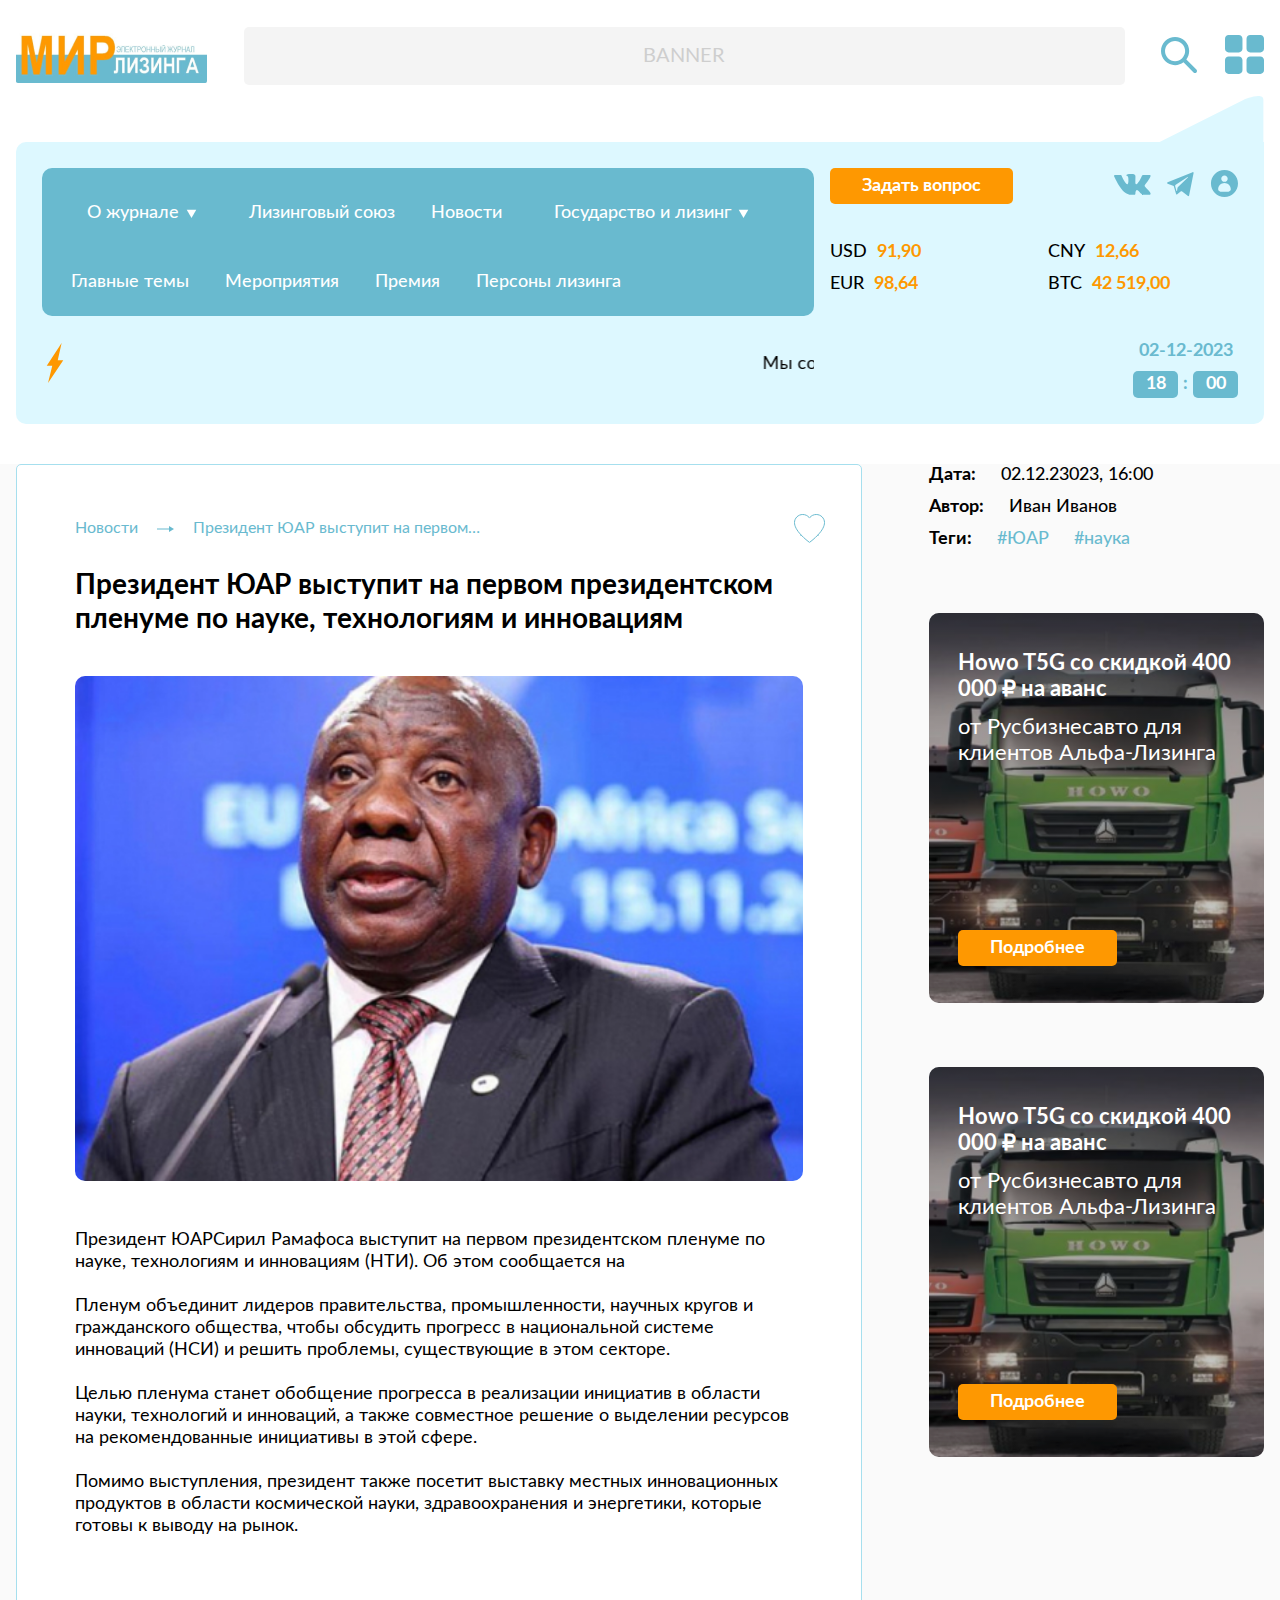
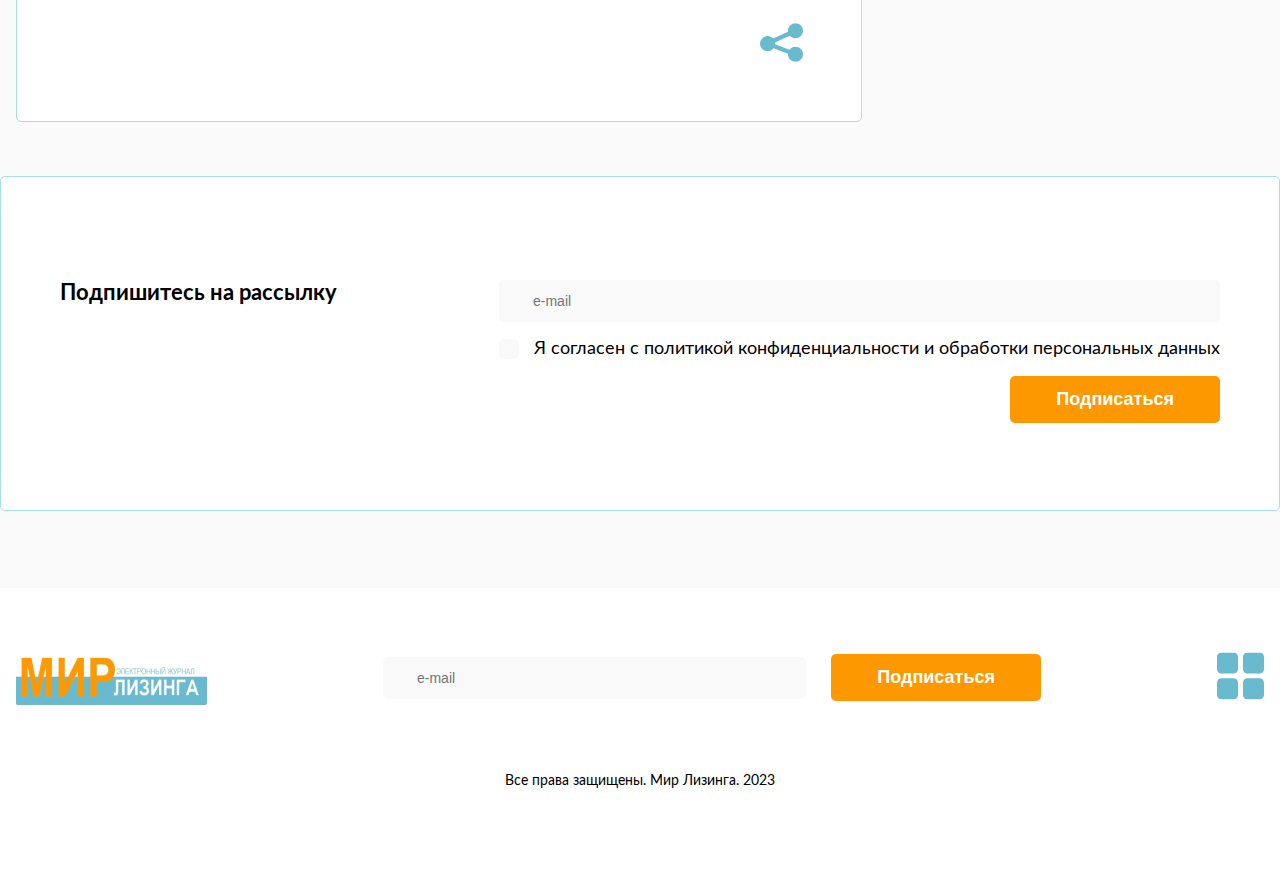
<file: article.html>
<!DOCTYPE html>
<html lang="en">

<head>
    <meta charset="UTF-8">
    <meta name="viewport" content="width=device-width, initial-scale=1.0">
    <title>Document</title>
    <link rel="stylesheet" href="./styles/index.css">
</head>

<body>
    <div class="page">
        <div class="mobile-menu">
            <div class="mobile-menu__body">
                <nav class="mobile-menu__nav">
                    <ul class="mobile-menu__nav-list">
                        <li class="mobile-menu__nav-list-item mobile-menu__nav-list-item_dropdown">
                            <div class="mobile-menu__nav-list-item-header">
                                О журнале
                                <div class="mobile-menu__nav-list-item-header-icon">
                                    <svg width="11" height="9" viewBox="0 0 11 9" fill="none"
                                        xmlns="http://www.w3.org/2000/svg">
                                        <path d="M5.5 9L0.73686 0.75L10.2631 0.750001L5.5 9Z" fill="white" />
                                    </svg>
                                </div>
                            </div>
                            <div class="mobile-menu__nav-list-item-body">
                                <a href="#" class="mobile-menu__nav-list-item-body-link">
                                    Редакция
                                </a>
                                <a href="#" class="mobile-menu__nav-list-item-body-link">
                                    Реклама
                                </a>
                            </div>
                        </li>
                        <li class="mobile-menu__nav-list-item">
                            <a href="#" class="mobile-menu__nav-link">
                                Лизинговый союз
                            </a>
                        </li>
                        <li class="mobile-menu__nav-list-item">
                            <a href="#" class="mobile-menu__nav-link">
                                Новости
                            </a>
                        </li>
                        <li class="mobile-menu__nav-list-item mobile-menu__nav-list-item_dropdown">
                            <div class="mobile-menu__nav-list-item-header">
                                Государство и лизинг
                                <div class="mobile-menu__nav-list-item-header-icon">
                                    <svg width="11" height="9" viewBox="0 0 11 9" fill="none"
                                        xmlns="http://www.w3.org/2000/svg">
                                        <path d="M5.5 9L0.73686 0.75L10.2631 0.750001L5.5 9Z" fill="white" />
                                    </svg>
                                </div>
                            </div>
                            <div class="mobile-menu__nav-list-item-body">
                                <a href="#" class="mobile-menu__nav-list-item-body-link">
                                    Редакция
                                </a>
                                <a href="#" class="mobile-menu__nav-list-item-body-link">
                                    Реклама
                                </a>
                                <a href="#" class="mobile-menu__nav-list-item-body-link">
                                    Редакция
                                </a>
                                <a href="#" class="mobile-menu__nav-list-item-body-link">
                                    Реклама
                                </a>
                            </div>
                        </li>
                        <li class="mobile-menu__nav-list-item">
                            <a href="#" class="mobile-menu__nav-link">
                                Главные темы
                            </a>
                        </li>
                        <li class="mobile-menu__nav-list-item mobile-menu__nav-list-item_dropdown">
                            <div class="mobile-menu__nav-list-item-header">
                                Лизинг от А до Я
                                <div class="mobile-menu__nav-list-item-header-icon">
                                    <svg width="11" height="9" viewBox="0 0 11 9" fill="none"
                                        xmlns="http://www.w3.org/2000/svg">
                                        <path d="M5.5 9L0.73686 0.75L10.2631 0.750001L5.5 9Z" fill="white" />
                                    </svg>
                                </div>
                            </div>
                            <div class="mobile-menu__nav-list-item-body">
                                <a href="#" class="mobile-menu__nav-list-item-body-link">
                                    Редакция
                                </a>
                                <a href="#" class="mobile-menu__nav-list-item-body-link">
                                    Реклама
                                </a>
                                <a href="#" class="mobile-menu__nav-list-item-body-link">
                                    Редакция
                                </a>
                                <a href="#" class="mobile-menu__nav-list-item-body-link">
                                    Реклама
                                </a>
                            </div>
                        </li>
                        <li class="mobile-menu__nav-list-item">
                            <a href="#" class="mobile-menu__nav-link">
                                Мероприятия
                            </a>
                        </li>
                        <li class="mobile-menu__nav-list-item">
                            <a href="#" class="mobile-menu__nav-link">
                                Премия
                            </a>
                        </li>
                        <li class="mobile-menu__nav-list-item">
                            <a href="#" class="mobile-menu__nav-link">
                                Персоны лизинга
                            </a>
                        </li>
                    </ul>
                </nav>
                <a href="mailto:mail@mirlisinga.ru" class="mobile-menu__link">
                    mail@mirlisinga.ru
                </a>
                <div class="mobile-menu__socials">
                    <a href="#" class="mobile-menu__socials-link">
                        <svg width="25" height="24" viewBox="0 0 25 24" fill="none" xmlns="http://www.w3.org/2000/svg">
                            <path
                                d="M14.7092 4.22217C11.867 1.49365 7.24152 1.49365 4.39728 4.22217C1.55507 6.95166 1.55507 11.3931 4.39728 14.1216C5.77464 15.4438 7.60569 16.1724 9.55373 16.1724C11.1493 16.1724 12.6618 15.6765 13.9148 14.7731L19.1291 19.7788C19.3326 19.9741 19.5991 20.0718 19.8656 20.0718C20.1321 20.0718 20.3987 19.9741 20.6021 19.7788C21.009 19.3882 21.009 18.7554 20.6021 18.3647L15.3878 13.359C16.3288 12.1561 16.8454 10.7041 16.8454 9.17236C16.8454 7.30225 16.0865 5.54443 14.7092 4.22217ZM5.87026 12.7075C3.83982 10.7583 3.83982 7.58643 5.87026 5.63623C6.88548 4.66162 8.22011 4.17432 9.55373 4.17432C10.8873 4.17432 12.221 4.66162 13.2362 5.63623C14.2199 6.58057 14.7621 7.83643 14.7621 9.17236C14.7621 10.5073 14.2199 11.7632 13.2362 12.7075C12.2525 13.6519 10.9443 14.1724 9.55373 14.1724C8.16213 14.1724 6.85394 13.6519 5.87026 12.7075Z"
                                fill="white" />
                        </svg>

                    </a>
                    <a href="#" class="mobile-menu__socials-link">
                        <svg width="32" height="32" viewBox="0 0 32 32" fill="none" xmlns="http://www.w3.org/2000/svg">
                            <path fill-rule="evenodd" clip-rule="evenodd"
                                d="M15.712 23.232H17.248C17.248 23.232 17.696 23.168 17.952 22.912C18.176 22.688 18.176 22.24 18.176 22.24C18.176 22.24 18.144 20.192 19.104 19.872C20.032 19.584 21.248 21.856 22.528 22.72C23.488 23.392 24.224 23.232 24.224 23.232L27.648 23.2C27.648 23.2 29.44 23.104 28.576 21.696C28.512 21.568 28.096 20.64 26.048 18.752C23.904 16.768 24.192 17.088 26.784 13.632C28.352 11.552 28.992 10.272 28.8 9.69601C28.608 9.18401 27.456 9.31201 27.456 9.31201L23.616 9.34401C23.616 9.34401 23.328 9.31201 23.104 9.44001C22.848 9.60001 22.72 9.88801 22.72 9.88801C22.72 9.88801 22.112 11.52 21.312 12.896C19.584 15.808 18.912 15.968 18.624 15.776C17.984 15.36 18.144 14.08 18.144 13.184C18.144 10.368 18.56 9.18401 17.312 8.89601C16.896 8.80001 16.576 8.73601 15.52 8.70401C14.144 8.70401 12.992 8.70401 12.32 9.02401C11.872 9.24801 11.552 9.72801 11.744 9.72801C12 9.76001 12.576 9.88801 12.864 10.304C13.248 10.848 13.248 12.032 13.248 12.032C13.248 12.032 13.472 15.36 12.704 15.776C12.192 16.064 11.488 15.488 9.95204 12.832C9.18404 11.488 8.57604 9.98401 8.57604 9.98401C8.57604 9.98401 8.44804 9.69601 8.25604 9.56801C8.09604 9.44001 7.77604 9.34401 7.42404 9.34401L4.00004 9.37601C4.00004 9.37601 3.45604 9.37601 3.26404 9.63201C3.07204 9.85601 3.26404 10.272 3.26404 10.272C3.26404 10.272 6.14404 16.96 9.37604 20.32C12.352 23.456 15.712 23.232 15.712 23.232Z"
                                fill="white" />
                        </svg>

                    </a>
                    <a href="#" class="mobile-menu__socials-link">
                        <svg width="17" height="19" viewBox="0 0 17 19" fill="none" xmlns="http://www.w3.org/2000/svg">
                            <path
                                d="M0.30027 9.16085L4.21741 10.7949L5.73358 16.2445C5.8306 16.5935 6.21247 16.7225 6.46594 16.4909L8.64942 14.5015C8.8783 14.2931 9.2043 14.2827 9.44349 14.4767L13.3817 17.6723C13.6529 17.8926 14.037 17.7266 14.105 17.3604L16.99 1.8506C17.0642 1.45058 16.7125 1.11688 16.3717 1.26419L0.29568 8.19546C-0.101043 8.36646 -0.0975865 8.99422 0.30027 9.16085ZM5.48924 9.92503L13.1448 4.65525C13.2824 4.56082 13.4239 4.76875 13.3058 4.89123L6.98773 11.4551C6.76565 11.6861 6.6224 11.9953 6.58183 12.3309L6.36661 14.1135C6.3381 14.3515 6.03896 14.3751 5.9802 14.1448L5.15247 10.8942C5.05766 10.5235 5.19582 10.1274 5.48924 9.92503Z"
                                fill="white" />
                        </svg>

                    </a>
                    <a href="#" class="mobile-menu__socials-link">
                        <svg width="21" height="21" viewBox="0 0 21 21" fill="none" xmlns="http://www.w3.org/2000/svg">
                            <g clip-path="url(#clip0_4_778)">
                                <path
                                    d="M10.5 0.65625C5.06623 0.65625 0.65625 5.06623 0.65625 10.5C0.65625 15.9337 5.06623 20.3438 10.5 20.3438C15.9338 20.3438 20.3438 15.9337 20.3438 10.5C20.3438 5.06623 15.9338 0.65625 10.5 0.65625ZM10.5 4.59375C11.7928 4.59375 12.8428 5.64374 12.8428 6.93657C12.8428 8.22936 11.7928 9.28592 10.5 9.28592C9.20721 9.28592 8.15718 8.22936 8.15718 6.93657C8.15718 5.64374 9.20721 4.59375 10.5 4.59375ZM13.44 16.4062H7.56001C6.64781 16.4062 5.90625 15.6647 5.90625 14.7525C5.90625 12.2194 7.96688 10.1587 10.5 10.1587C13.0331 10.1587 15.0938 12.2194 15.0938 14.7525C15.0938 15.6647 14.3522 16.4062 13.44 16.4062Z"
                                    fill="white" />
                            </g>
                            <defs>
                                <clipPath id="clip0_4_778">
                                    <rect width="21" height="21" fill="white" />
                                </clipPath>
                            </defs>
                        </svg>

                    </a>
                </div>
            </div>
        </div>
        <header class="header">
            <div class="header__top">
                <div class="wrapper header__top-wrapper">
                    <a href="./index.html" class="header__logo-link">
                        <img src="./assets/img/logo.png" alt="МИР ЛИЗИНГА | Электронный журнал"
                            class="logo header__logo">
                    </a>
                    <div class="header__banner">
                        BANNER
                    </div>
                    <div class="header__menu">
                        <a href="#" class="header__menu-link">
                            <svg width="36" height="36" viewBox="0 0 36 36" fill="none"
                                xmlns="http://www.w3.org/2000/svg">
                                <path
                                    d="M24.0304 4.11656C18.5417 -1.37219 9.60923 -1.37219 4.11656 4.11656C-1.37219 9.60727 -1.37219 18.5417 4.11656 24.0304C6.77646 26.6903 10.3125 28.1558 14.0745 28.1558C17.1558 28.1558 20.0766 27.1583 22.4964 25.341L32.5661 35.4107C32.959 35.8036 33.4737 36 33.9884 36C34.5031 36 35.0178 35.8036 35.4107 35.4107C36.1964 34.6249 36.1964 33.3519 35.4107 32.5661L25.341 22.4964C27.1583 20.0767 28.1558 17.1558 28.1558 14.0745C28.1558 10.3125 26.6903 6.77646 24.0304 4.11656ZM6.96112 21.1859C3.04003 17.2648 3.04003 10.8842 6.96112 6.96112C8.92167 5.00057 11.4991 4.0203 14.0745 4.0203C16.6499 4.0203 19.2253 5.00057 21.1859 6.96112C23.0855 8.86077 24.1326 11.3871 24.1326 14.0745C24.1326 16.7599 23.0855 19.2862 21.1859 21.1859C19.2862 23.0855 16.7599 24.1326 14.0745 24.1326C11.3871 24.1326 8.86077 23.0855 6.96112 21.1859Z"
                                    fill="#69BACF" />
                            </svg>
                        </a>
                        <button type="button" class="header__menu-btn toggle-menu">
                            <svg width="39" height="39" viewBox="0 0 39 39" fill="none"
                                xmlns="http://www.w3.org/2000/svg">
                                <g clip-path="url(#clip0_4_89)">
                                    <path
                                        d="M13.8121 17.4696H3.65625C1.64044 17.4696 0 15.8291 0 13.8133V3.65625C0 1.64044 1.64044 0 3.65625 0H13.8121C15.8279 0 17.4683 1.64044 17.4683 3.65625V13.8133C17.4683 15.8291 15.8291 17.4696 13.8121 17.4696ZM35.3438 17.4696H25.1867C23.1709 17.4696 21.5304 15.8291 21.5304 13.8133V3.65625C21.5304 1.64044 23.1709 0 25.1867 0H35.3438C37.3596 0 39 1.64044 39 3.65625V13.8133C39 15.8291 37.3596 17.4696 35.3438 17.4696ZM13.8121 38.9244H3.65625C1.64044 38.9244 0 37.284 0 35.2682V25.1111C0 23.0953 1.64044 21.4549 3.65625 21.4549H13.8121C15.8279 21.4549 17.4683 23.0953 17.4683 25.1111V35.2682C17.4683 37.284 15.8291 38.9244 13.8121 38.9244ZM35.3438 38.9244H25.1867C23.1709 38.9244 21.5304 37.284 21.5304 35.2682V25.1111C21.5304 23.0953 23.1709 21.4549 25.1867 21.4549H35.3438C37.3596 21.4549 39 23.0953 39 25.1111V35.2682C39 37.284 37.3596 38.9244 35.3438 38.9244Z"
                                        fill="#69BACF" />
                                </g>
                                <defs>
                                    <clipPath id="clip0_4_89">
                                        <rect width="39" height="39" fill="white" />
                                    </clipPath>
                                </defs>
                            </svg>
                        </button>
                    </div>
                    <a href="#" class="btn header__mobile-btn">
                        Задать вопрос
                    </a>
                    <button type="button" class="header__burger-btn">
                        <svg width="31" height="23" viewBox="0 0 31 23" fill="none" xmlns="http://www.w3.org/2000/svg">
                            <path d="M2 2H29" stroke="#69BACF" stroke-width="3" stroke-linecap="round" />
                            <path d="M2 12H29" stroke="#69BACF" stroke-width="3" stroke-linecap="round" />
                            <path d="M2 21H29" stroke="#69BACF" stroke-width="3" stroke-linecap="round" />
                        </svg>
                    </button>
                </div>
            </div>
            <div class="header__bottom">
                <div class="wrapper header__bottom-wrapper">
                    <div style="max-height: 500px;" class="menu header__menu active">
                        <div class="menu__group menu__group_nav">
                            <nav class="menu__nav">
                                <ul class="menu__nav-list">
                                    <li class="menu__nav-list-item menu__nav-list-item_dropdown">
                                        <div class="menu__nav-list-item-header">
                                            О журнале
                                            <div class="menu__nav-list-item-icon">
                                                <svg width="11" height="9" viewBox="0 0 11 9" fill="none"
                                                    xmlns="http://www.w3.org/2000/svg">
                                                    <path d="M5.5 9L0.73686 0.75L10.2631 0.750001L5.5 9Z"
                                                        fill="white" />
                                                </svg>
                                            </div>
                                        </div>
                                        <div class="menu__nav-list-item-body">
                                            <div class="menu__nav-list-item-list">
                                                <a href="#" class="menu__nav-link">
                                                    Редакция
                                                </a>
                                                <a href="#" class="menu__nav-link">
                                                    Реклама
                                                </a>
                                            </div>
                                        </div>
                                    </li>
                                    <li class="menu__nav-list-item">
                                        <a href="#" class="menu__nav-link">
                                            Лизинговый союз
                                        </a>
                                    </li>
                                    <li class="menu__nav-list-item">
                                        <a href="#" class="menu__nav-link">
                                            Новости
                                        </a>
                                    </li>
                                    <li class="menu__nav-list-item menu__nav-list-item_dropdown">
                                        <div class="menu__nav-list-item-header">
                                            Государство и лизинг
                                            <div class="menu__nav-list-item-icon">
                                                <svg width="11" height="9" viewBox="0 0 11 9" fill="none"
                                                    xmlns="http://www.w3.org/2000/svg">
                                                    <path d="M5.5 9L0.73686 0.75L10.2631 0.750001L5.5 9Z"
                                                        fill="white" />
                                                </svg>
                                            </div>
                                        </div>
                                        <div class="menu__nav-list-item-body">
                                            <div class="menu__nav-list-item-list">
                                                <a href="#" class="menu__nav-link">
                                                    Редакция
                                                </a>
                                                <a href="#" class="menu__nav-link">
                                                    Реклама
                                                </a>
                                                <a href="#" class="menu__nav-link">
                                                    Государство и лизинг
                                                </a>
                                                <a href="#" class="menu__nav-link">
                                                    Реклама
                                                </a>
                                            </div>
                                        </div>
                                    </li>
                                    <li class="menu__nav-list-item">
                                        <a href="#" class="menu__nav-link">
                                            Главные темы
                                        </a>
                                    </li>
                                    <li class="menu__nav-list-item">
                                        <a href="#" class="menu__nav-link">
                                            Мероприятия
                                        </a>
                                    </li>
                                    <li class="menu__nav-list-item">
                                        <a href="#" class="menu__nav-link">
                                            Премия
                                        </a>
                                    </li>
                                    <li class="menu__nav-list-item">
                                        <a href="#" class="menu__nav-link">
                                            Персоны лизинга
                                        </a>
                                    </li>
                                </ul>
                            </nav>
                            <div class="menu__line">
                                <div class="menu__line-icon">
                                    <svg width="26" height="40" viewBox="0 0 26 40" fill="none"
                                        xmlns="http://www.w3.org/2000/svg">
                                        <path
                                            d="M19.6186 0L4.74805 22.7439H10.2637L6.02405 40L21.25 17.2547H15.7335L19.6186 0Z"
                                            fill="#FE9801" />
                                    </svg>
                                </div>
                                <marquee class="menu__line-text" behavior="scroll" direction="left">
                                    Мы создаем реальную демократическую модель мира. Главное из выступления Путина на
                                    форуме
                                    «Россия зовет!»
                                </marquee>
                            </div>
                        </div>
                        <div class="menu__group menu__group_quad">
                            <div class="menu__group-item menu__group-item_top">
                                <a href="#" class="btn menu__answer-btn">
                                    Задать вопрос
                                </a>
                                <div class="socials menu__socials">
                                    <a href="#" class="socials__link">
                                        <svg width="37" height="21" viewBox="0 0 37 21" fill="none"
                                            xmlns="http://www.w3.org/2000/svg">
                                            <path fill-rule="evenodd" clip-rule="evenodd"
                                                d="M17.892 20.8489H20.0848C20.0848 20.8489 20.7243 20.7575 21.0898 20.3921C21.4095 20.0723 21.4095 19.4328 21.4095 19.4328C21.4095 19.4328 21.3638 16.5091 22.7343 16.0523C24.0591 15.6412 25.795 18.8846 27.6222 20.118C28.9927 21.0773 30.0434 20.8489 30.0434 20.8489L34.9313 20.8032C34.9313 20.8032 37.4895 20.6662 36.2561 18.6562C36.1647 18.4734 35.5709 17.1487 32.6472 14.4535C29.5866 11.6212 29.9977 12.078 33.6979 7.14437C35.9363 4.17505 36.85 2.34778 36.5759 1.52551C36.3018 0.794601 34.6572 0.977329 34.6572 0.977329L29.1754 1.02301C29.1754 1.02301 28.7643 0.977328 28.4445 1.16006C28.0791 1.38846 27.8963 1.7996 27.8963 1.7996C27.8963 1.7996 27.0284 4.12937 25.8863 6.09369C23.4195 10.2507 22.4602 10.4791 22.0491 10.205C21.1354 9.61118 21.3638 7.78391 21.3638 6.50482C21.3638 2.48483 21.9577 0.794601 20.1761 0.383465C19.5823 0.24642 19.1254 0.155057 17.6179 0.109375C15.6536 0.109375 14.0091 0.109375 13.0498 0.566193C12.4102 0.885965 11.9534 1.57119 12.2275 1.57119C12.5929 1.61687 13.4152 1.7996 13.8264 2.39346C14.3745 3.17005 14.3745 4.86028 14.3745 4.86028C14.3745 4.86028 14.6943 9.61118 13.5979 10.205C12.867 10.6162 11.862 9.79391 9.66931 6.00232C8.57295 4.08369 7.70499 1.93665 7.70499 1.93665C7.70499 1.93665 7.52227 1.52551 7.24818 1.34278C7.01977 1.16006 6.56295 1.02301 6.06045 1.02301L1.1725 1.06869C1.1725 1.06869 0.395909 1.06869 0.121818 1.43415C-0.152273 1.75392 0.121818 2.34778 0.121818 2.34778C0.121818 2.34778 4.23318 11.8953 8.84704 16.6919C13.0954 21.1687 17.892 20.8489 17.892 20.8489Z"
                                                fill="#69BACF" />
                                        </svg>

                                    </a>
                                    <a href="#" class="socials__link">
                                        <svg width="27" height="25" viewBox="0 0 27 25" fill="none"
                                            xmlns="http://www.w3.org/2000/svg">
                                            <path
                                                d="M0.633154 11.632L6.72715 14.0099L9.0859 21.9404C9.23683 22.4483 9.83092 22.6361 10.2253 22.299L13.6222 19.4039C13.9782 19.1006 14.4854 19.0855 14.8575 19.3679L20.9843 24.0183C21.4061 24.3388 22.0038 24.0972 22.1095 23.5643L26.5977 0.993878C26.7132 0.411764 26.1661 -0.0738535 25.6359 0.140522L0.626013 10.2272C0.00882009 10.476 0.0141977 11.3895 0.633154 11.632ZM8.70577 12.7441L20.6157 5.07531C20.8298 4.9379 21.05 5.24047 20.8662 5.41872L11.037 14.9707C10.6915 15.3069 10.4687 15.7569 10.4055 16.2453L10.0707 18.8393C10.0264 19.1857 9.56098 19.2201 9.46957 18.8849L8.18184 14.1545C8.03436 13.615 8.24928 13.0386 8.70577 12.7441Z"
                                                fill="#69BACF" />
                                        </svg>

                                    </a>
                                    <a href="#" class="socials__link">
                                        <svg width="28" height="28" viewBox="0 0 28 28" fill="none"
                                            xmlns="http://www.w3.org/2000/svg">
                                            <path
                                                d="M14.4754 0C7.00999 0 0.951172 6.05882 0.951172 13.5242C0.951172 20.9895 7.00999 27.0484 14.4754 27.0484C21.9408 27.0484 27.9996 20.9895 27.9996 13.5242C27.9996 6.05882 21.9408 0 14.4754 0ZM14.4754 5.40968C16.2515 5.40968 17.6942 6.85225 17.6942 8.62846C17.6942 10.4046 16.2515 11.8562 14.4754 11.8562C12.6992 11.8562 11.2566 10.4046 11.2566 8.62846C11.2566 6.85225 12.6992 5.40968 14.4754 5.40968ZM18.5146 21.6387H10.4362C9.18291 21.6387 8.16408 20.6199 8.16408 19.3667C8.16408 15.8864 10.9952 13.0554 14.4754 13.0554C17.9556 13.0554 20.7867 15.8864 20.7867 19.3667C20.7867 20.6199 19.7679 21.6387 18.5146 21.6387Z"
                                                fill="#69BACF" />
                                        </svg>

                                    </a>
                                </div>
                            </div>
                            <div class="menu__group-item menu__group-item_bottom">
                                <div class="clock menu__clock">
                                    <p class="clock__date">
                                        02-12-2023
                                    </p>
                                    <div class="clock__time">
                                        <span class="clock__time-value clock__time-value_hourse">
                                            18
                                        </span>
                                        :
                                        <span class="clock__time-value clock__time-value_minutes">
                                            00
                                        </span>
                                    </div>
                                </div>
                                <ul class="menu_currency">
                                    <li class="menu_currency-item">
                                        <div class="menu_currency-item-valute">
                                            USD
                                        </div>
                                        <span class="menu_currency-item-value">
                                            91,90
                                        </span>
                                    </li>
                                    <li class="menu_currency-item">
                                        <div class="menu_currency-item-valute">
                                            CNY
                                        </div>
                                        <span class="menu_currency-item-value">
                                            12,66
                                        </span>
                                    </li>
                                    <li class="menu_currency-item">
                                        <div class="menu_currency-item-valute">
                                            EUR
                                        </div>
                                        <span class="menu_currency-item-value">
                                            98,64
                                        </span>
                                    </li>
                                    <li class="menu_currency-item">
                                        <div class="menu_currency-item-valute">
                                            BTC
                                        </div>
                                        <span class="menu_currency-item-value">
                                            42 519,00
                                        </span>
                                    </li>
                                </ul>
                            </div>
                        </div>
                    </div>
                </div>
            </div>
        </header>
        <main class="main">
            <section class="article-section">
                <div class="wrapper article-section__wrapper">
                    <article class="article">
                        <div class="breadcrumbs">
                            <a href="#" class="breadcrumbs__link">
                                Новости
                            </a>
                            <span class="breadcrumbs__arrow">
                                <svg width="17" height="6" viewBox="0 0 17 6" fill="none"
                                    xmlns="http://www.w3.org/2000/svg">
                                    <path d="M17 3L12 0.113249V5.88675L17 3ZM0 3.5H12.5V2.5H0V3.5Z" fill="#69BACF" />
                                </svg>
                            </span>
                            <a href="#" class="breadcrumbs__link">
                                Президент ЮАР выступит на первом президентском пленуме по науке, технологиям и
                                инновациям
                            </a>
                        </div>
                        <button type="button" class="article__fav-btn">
                            <svg width="31" height="29" viewBox="0 0 31 29" fill="none"
                                xmlns="http://www.w3.org/2000/svg">
                                <path
                                    d="M15.1168 3.4542L15.5 3.91126L15.8832 3.4542C17.4329 1.60554 19.763 0.5 22.254 0.5C26.81 0.5 30.5 4.1307 30.5 8.57148C30.5 12.0789 28.3565 16.2401 23.9422 20.9531L24.3071 21.2949L23.9422 20.9531C20.5552 24.5694 16.8653 27.3737 15.8171 28.1454L15.4998 28.3791L15.1824 28.1454C14.1343 27.3737 10.4446 24.5694 7.05753 20.953L6.69259 21.2948L7.05753 20.953C2.64342 16.24 0.5 12.0788 0.5 8.57148C0.5 4.1307 4.19004 0.5 8.74595 0.5C11.237 0.5 13.5671 1.60554 15.1168 3.4542Z"
                                    fill="white" stroke="#69BACF" />
                            </svg>
                        </button>
                        <h1 class="article__heading">
                            Президент ЮАР выступит на первом президентском пленуме по науке, технологиям и инновациям
                        </h1>
                        <img src="./assets/img/card-img1.jpg" alt="
                        Президент ЮАР выступит на первом президентском пленуме по науке, технологиям и инновациям"
                            class="article__img">
                        <div class="article__text-content">
                            <p>
                                Президент ЮАРСирил Рамафоса выступит на первом президентском пленуме по науке,
                                технологиям и инновациям (НТИ). Об этом
                                сообщается на
                                <br>
                                <br>
                                Пленум объединит лидеров правительства, промышленности, научных кругов и гражданского
                                общества, чтобы обсудить прогресс
                                в национальной системе инноваций (НСИ) и решить проблемы, существующие в этом секторе.
                                <br>
                                <br>
                                Целью пленума станет обобщение прогресса в реализации инициатив в области науки,
                                технологий и инноваций, а также
                                совместное решение о выделении ресурсов на рекомендованные инициативы в этой сфере.
                                <br>
                                <br>
                                Помимо выступления, президент также посетит выставку местных инновационных продуктов в
                                области космической науки,
                                здравоохранения и энергетики, которые готовы к выводу на рынок.
                            </p>
                        </div>
                        <a href="#" class="article__social-link">
                            <svg width="43" height="43" viewBox="0 0 43 43" fill="none"
                                xmlns="http://www.w3.org/2000/svg">
                                <g clip-path="url(#clip0_4_222)">
                                    <path
                                        d="M35.475 25.8C33.0579 25.8 30.9267 26.9659 29.5489 28.7429L14.9923 23.1442C15.007 22.953 15.05 22.7699 15.05 22.5751C15.05 22.2134 14.9927 21.8671 14.9431 21.519L29.8597 14.6336C31.2396 16.1944 33.2331 17.2001 35.4749 17.2001C39.6237 17.2001 42.9999 13.8239 42.9999 9.67508C42.9999 5.52622 39.6237 2.15005 35.4749 2.15005C31.326 2.15005 27.9499 5.52612 27.9499 9.67498C27.9499 10.0367 28.0072 10.383 28.0568 10.7311L13.1403 17.6164C11.7603 16.0556 9.7668 15.0499 7.52503 15.0499C3.37617 15.0499 0 18.4261 0 22.575C0 26.7238 3.37617 30.1 7.52503 30.1C9.94206 30.1 12.0733 28.9341 13.4511 27.1571L28.0077 32.7558C27.993 32.947 27.95 33.1301 27.95 33.3249C27.95 37.4738 31.3262 40.8499 35.4751 40.8499C39.6239 40.8499 43.0001 37.4738 43.0001 33.3249C43 29.1761 39.6238 25.8 35.475 25.8Z"
                                        fill="#69BACF" />
                                </g>
                                <defs>
                                    <clipPath id="clip0_4_222">
                                        <rect width="43" height="43" fill="white" />
                                    </clipPath>
                                </defs>
                            </svg>
                        </a>
                    </article>
                    <div class="article-section__sidebar">
                        <ul class="article-section__sidebar-info">
                            <li class="article-section__sidebar-info-item">
                                <h2 class="article-section__sidebar-info-item-heading">
                                    Дата:
                                </h2>
                                <p class="article-section__sidebar-info-item-value">
                                    02.12.23023, 16:00
                                </p>
                            </li>
                            <li class="article-section__sidebar-info-item">
                                <h2 class="article-section__sidebar-info-item-heading">
                                    Автор:
                                </h2>
                                <p class="article-section__sidebar-info-item-value">
                                    Иван Иванов
                                </p>
                            </li>
                            <li class="article-section__sidebar-info-item">
                                <h2 class="article-section__sidebar-info-item-heading">
                                    Теги:
                                </h2>
                                <div class="article-section__sidebar-info-item-tags">
                                    <a href="#" class="article-section__sidebar-info-item-tag">
                                        #ЮАР
                                    </a>
                                    <a href="#" class="article-section__sidebar-info-item-tag">
                                        #наука
                                    </a>
                                </div>
                            </li>
                        </ul>
                        <ul class="article-section__offers">
                            <li class="article-section__offer">
                                <h3 class="article-section__offer-heading">
                                    Howo T5G со скидкой
                                    400 000 ₽ на аванс
                                </h3>
                                <p class="article-section__offer-text">
                                    от Русбизнесавто для клиентов Альфа-Лизинга
                                </p>
                                <a href="#" class="btn article-section__offer-btn">
                                    Подробнее
                                </a>
                                <img src="./assets/img/offer-img-1.png" alt="Howo T5G со скидкой
400 000 ₽ на аванс" class="article-section__offer-img">
                            </li>
                            <li class="article-section__offer">
                                <h3 class="article-section__offer-heading">
                                    Howo T5G со скидкой
                                    400 000 ₽ на аванс
                                </h3>
                                <p class="article-section__offer-text">
                                    от Русбизнесавто для клиентов Альфа-Лизинга
                                </p>
                                <a href="#" class="btn article-section__offer-btn">
                                    Подробнее
                                </a>
                                <img src="./assets/img/offer-img-1.png" alt="Howo T5G со скидкой
400 000 ₽ на аванс" class="article-section__offer-img">
                            </li>
                        </ul>
                    </div>
                </div>
            </section>
            <section class="form-section">
                <div class="wrapper form-section__wrapper">
                    <h2 class="form-section__heading">
                        Подпишитесь на рассылку
                    </h2>
                    <form class="form form-section__form">
                        <input type="email" name="email" placeholder="e-mail" class="form__input form__input_email">
                        <div class="form__row">
                            <label class="form__checkbox-wrapper">
                                <input type="checkbox" name="agree" style="display: none;" id="">
                                <div class="form__checkbox"></div>
                                Я согласен с политикой конфиденциальности и обработки персональных данных
                            </label>
                        </div>
                        <button type="submit" class="btn form__btn">
                            Подписаться
                        </button>
                    </form>
                </div>
            </section>
        </main>
        <footer class="footer">
            <div class="footer__top">
                <div class="wrapper footer__top-wrapper">
                    <a href="#" class="footer__logo-link">
                        <img src="./assets/img/logo.png" alt="МИР ЛИЗИНГА | Электронный журнал"
                            class="logo footer__logo">
                    </a>
                    <form class="form footer__form">
                        <input type="email" name="email" placeholder="e-mail" class="form__input form__input_email">
                        <button type="submit" class="btn form__btn">
                            Подписаться
                        </button>
                    </form>
                    <button type="button" class="footer__menu-btn toggle-menu toggle-menu-footer">
                        <svg width="47" height="48" viewBox="0 0 47 48" fill="none" xmlns="http://www.w3.org/2000/svg">
                            <g clip-path="url(#clip0_4_61)">
                                <path
                                    d="M16.6453 21.5531H4.40625C1.97694 21.5531 0 19.5761 0 17.1468V4.90625C0 2.47694 1.97694 0.5 4.40625 0.5H16.6453C19.0747 0.5 21.0516 2.47694 21.0516 4.90625V17.1468C21.0516 19.5761 19.0761 21.5531 16.6453 21.5531ZM42.5938 21.5531H30.3532C27.9239 21.5531 25.9469 19.5761 25.9469 17.1468V4.90625C25.9469 2.47694 27.9239 0.5 30.3532 0.5H42.5938C45.0231 0.5 47 2.47694 47 4.90625V17.1468C47 19.5761 45.0231 21.5531 42.5938 21.5531ZM16.6453 47.4089H4.40625C1.97694 47.4089 0 45.432 0 43.0027V30.7621C0 28.3328 1.97694 26.3559 4.40625 26.3559H16.6453C19.0747 26.3559 21.0516 28.3328 21.0516 30.7621V43.0027C21.0516 45.432 19.0761 47.4089 16.6453 47.4089ZM42.5938 47.4089H30.3532C27.9239 47.4089 25.9469 45.432 25.9469 43.0027V30.7621C25.9469 28.3328 27.9239 26.3559 30.3532 26.3559H42.5938C45.0231 26.3559 47 28.3328 47 30.7621V43.0027C47 45.432 45.0231 47.4089 42.5938 47.4089Z"
                                    fill="#69BACF" />
                            </g>
                            <defs>
                                <clipPath id="clip0_4_61">
                                    <rect width="47" height="47" fill="white" transform="translate(0 0.5)" />
                                </clipPath>
                            </defs>
                        </svg>
                    </button>
                </div>
            </div>
            <div class="footer__bottom">
                <div class="wrapper footer__bottom-wrapper">
                    <p class="footer__text">
                        Все права защищены. Мир Лизинга. 2023
                    </p>
                </div>
            </div>
        </footer>
    </div>
    <script src="./scripts/menu.js"></script>
</body>

</html>
</file>
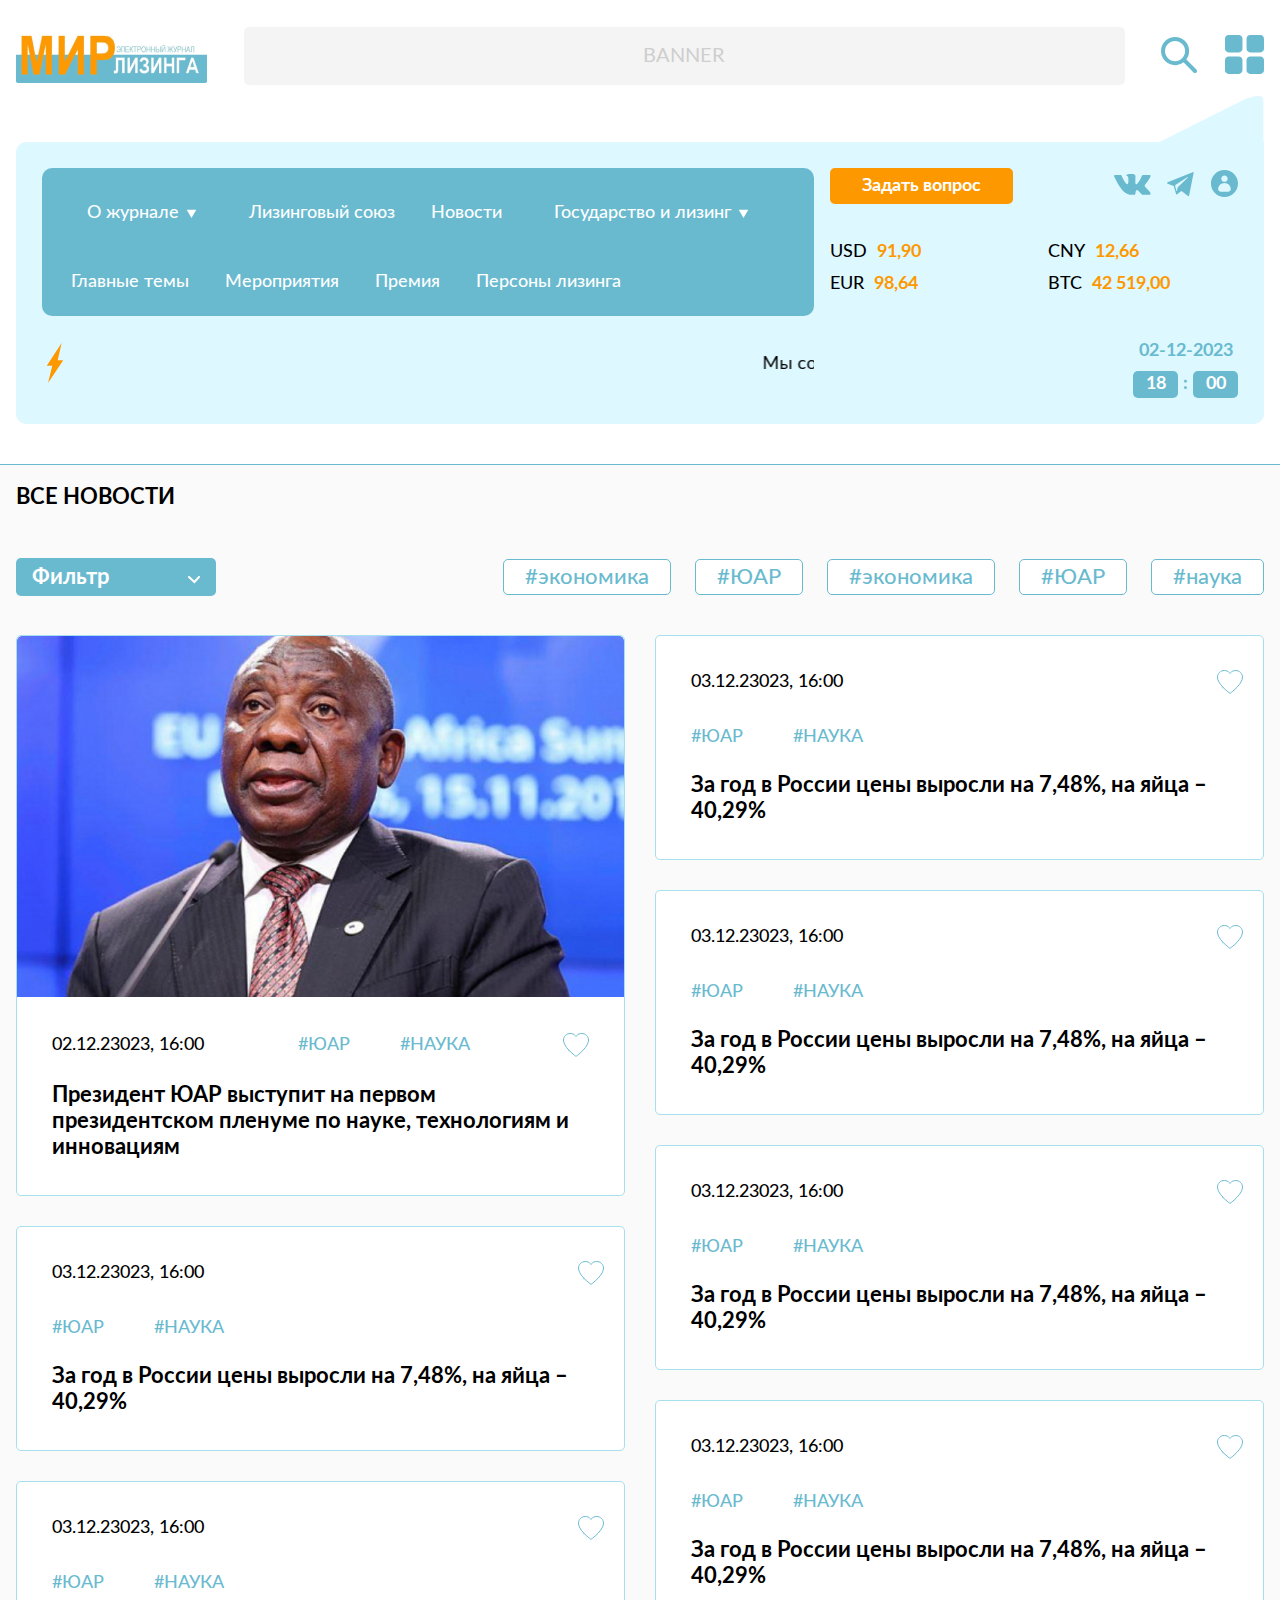
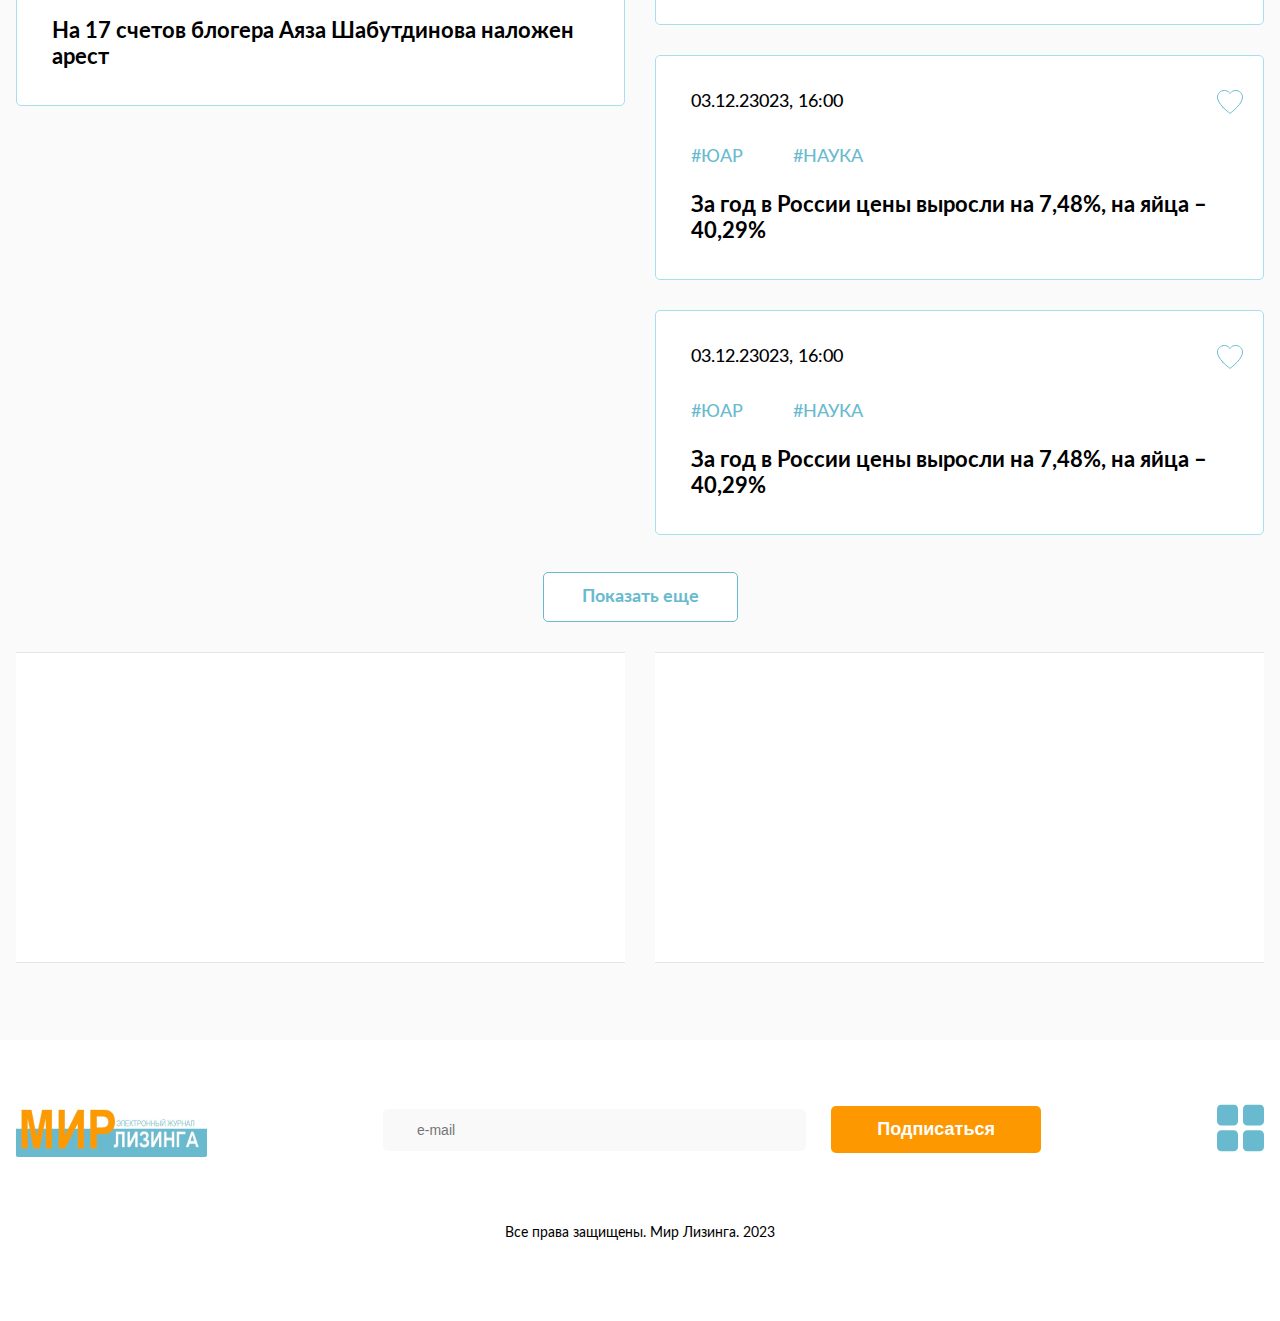
<file: news.html>
<!DOCTYPE html>
<html lang="en">

<head>
    <meta charset="UTF-8">
    <meta name="viewport" content="width=device-width, initial-scale=1.0">
    <title>Document</title>
    <link rel="stylesheet" href="./styles/index.css">
</head>

<body>
    <div class="page">
        <div class="mobile-menu">
            <div class="mobile-menu__body">
                <nav class="mobile-menu__nav">
                    <ul class="mobile-menu__nav-list">
                        <li class="mobile-menu__nav-list-item mobile-menu__nav-list-item_dropdown">
                            <div class="mobile-menu__nav-list-item-header">
                                О журнале
                                <div class="mobile-menu__nav-list-item-header-icon">
                                    <svg width="11" height="9" viewBox="0 0 11 9" fill="none"
                                        xmlns="http://www.w3.org/2000/svg">
                                        <path d="M5.5 9L0.73686 0.75L10.2631 0.750001L5.5 9Z" fill="white" />
                                    </svg>
                                </div>
                            </div>
                            <div class="mobile-menu__nav-list-item-body">
                                <a href="#" class="mobile-menu__nav-list-item-body-link">
                                    Редакция
                                </a>
                                <a href="#" class="mobile-menu__nav-list-item-body-link">
                                    Реклама
                                </a>
                            </div>
                        </li>
                        <li class="mobile-menu__nav-list-item">
                            <a href="#" class="mobile-menu__nav-link">
                                Лизинговый союз
                            </a>
                        </li>
                        <li class="mobile-menu__nav-list-item">
                            <a href="#" class="mobile-menu__nav-link">
                                Новости
                            </a>
                        </li>
                        <li class="mobile-menu__nav-list-item mobile-menu__nav-list-item_dropdown">
                            <div class="mobile-menu__nav-list-item-header">
                                Государство и лизинг
                                <div class="mobile-menu__nav-list-item-header-icon">
                                    <svg width="11" height="9" viewBox="0 0 11 9" fill="none"
                                        xmlns="http://www.w3.org/2000/svg">
                                        <path d="M5.5 9L0.73686 0.75L10.2631 0.750001L5.5 9Z" fill="white" />
                                    </svg>
                                </div>
                            </div>
                            <div class="mobile-menu__nav-list-item-body">
                                <a href="#" class="mobile-menu__nav-list-item-body-link">
                                    Редакция
                                </a>
                                <a href="#" class="mobile-menu__nav-list-item-body-link">
                                    Реклама
                                </a>
                                <a href="#" class="mobile-menu__nav-list-item-body-link">
                                    Редакция
                                </a>
                                <a href="#" class="mobile-menu__nav-list-item-body-link">
                                    Реклама
                                </a>
                            </div>
                        </li>
                        <li class="mobile-menu__nav-list-item">
                            <a href="#" class="mobile-menu__nav-link">
                                Главные темы
                            </a>
                        </li>
                        <li class="mobile-menu__nav-list-item mobile-menu__nav-list-item_dropdown">
                            <div class="mobile-menu__nav-list-item-header">
                                Лизинг от А до Я
                                <div class="mobile-menu__nav-list-item-header-icon">
                                    <svg width="11" height="9" viewBox="0 0 11 9" fill="none"
                                        xmlns="http://www.w3.org/2000/svg">
                                        <path d="M5.5 9L0.73686 0.75L10.2631 0.750001L5.5 9Z" fill="white" />
                                    </svg>
                                </div>
                            </div>
                            <div class="mobile-menu__nav-list-item-body">
                                <a href="#" class="mobile-menu__nav-list-item-body-link">
                                    Редакция
                                </a>
                                <a href="#" class="mobile-menu__nav-list-item-body-link">
                                    Реклама
                                </a>
                                <a href="#" class="mobile-menu__nav-list-item-body-link">
                                    Редакция
                                </a>
                                <a href="#" class="mobile-menu__nav-list-item-body-link">
                                    Реклама
                                </a>
                            </div>
                        </li>
                        <li class="mobile-menu__nav-list-item">
                            <a href="#" class="mobile-menu__nav-link">
                                Мероприятия
                            </a>
                        </li>
                        <li class="mobile-menu__nav-list-item">
                            <a href="#" class="mobile-menu__nav-link">
                                Премия
                            </a>
                        </li>
                        <li class="mobile-menu__nav-list-item">
                            <a href="#" class="mobile-menu__nav-link">
                                Персоны лизинга
                            </a>
                        </li>
                    </ul>
                </nav>
                <a href="mailto:mail@mirlisinga.ru" class="mobile-menu__link">
                    mail@mirlisinga.ru
                </a>
                <div class="mobile-menu__socials">
                    <a href="#" class="mobile-menu__socials-link">
                        <svg width="25" height="24" viewBox="0 0 25 24" fill="none" xmlns="http://www.w3.org/2000/svg">
                            <path
                                d="M14.7092 4.22217C11.867 1.49365 7.24152 1.49365 4.39728 4.22217C1.55507 6.95166 1.55507 11.3931 4.39728 14.1216C5.77464 15.4438 7.60569 16.1724 9.55373 16.1724C11.1493 16.1724 12.6618 15.6765 13.9148 14.7731L19.1291 19.7788C19.3326 19.9741 19.5991 20.0718 19.8656 20.0718C20.1321 20.0718 20.3987 19.9741 20.6021 19.7788C21.009 19.3882 21.009 18.7554 20.6021 18.3647L15.3878 13.359C16.3288 12.1561 16.8454 10.7041 16.8454 9.17236C16.8454 7.30225 16.0865 5.54443 14.7092 4.22217ZM5.87026 12.7075C3.83982 10.7583 3.83982 7.58643 5.87026 5.63623C6.88548 4.66162 8.22011 4.17432 9.55373 4.17432C10.8873 4.17432 12.221 4.66162 13.2362 5.63623C14.2199 6.58057 14.7621 7.83643 14.7621 9.17236C14.7621 10.5073 14.2199 11.7632 13.2362 12.7075C12.2525 13.6519 10.9443 14.1724 9.55373 14.1724C8.16213 14.1724 6.85394 13.6519 5.87026 12.7075Z"
                                fill="white" />
                        </svg>

                    </a>
                    <a href="#" class="mobile-menu__socials-link">
                        <svg width="32" height="32" viewBox="0 0 32 32" fill="none" xmlns="http://www.w3.org/2000/svg">
                            <path fill-rule="evenodd" clip-rule="evenodd"
                                d="M15.712 23.232H17.248C17.248 23.232 17.696 23.168 17.952 22.912C18.176 22.688 18.176 22.24 18.176 22.24C18.176 22.24 18.144 20.192 19.104 19.872C20.032 19.584 21.248 21.856 22.528 22.72C23.488 23.392 24.224 23.232 24.224 23.232L27.648 23.2C27.648 23.2 29.44 23.104 28.576 21.696C28.512 21.568 28.096 20.64 26.048 18.752C23.904 16.768 24.192 17.088 26.784 13.632C28.352 11.552 28.992 10.272 28.8 9.69601C28.608 9.18401 27.456 9.31201 27.456 9.31201L23.616 9.34401C23.616 9.34401 23.328 9.31201 23.104 9.44001C22.848 9.60001 22.72 9.88801 22.72 9.88801C22.72 9.88801 22.112 11.52 21.312 12.896C19.584 15.808 18.912 15.968 18.624 15.776C17.984 15.36 18.144 14.08 18.144 13.184C18.144 10.368 18.56 9.18401 17.312 8.89601C16.896 8.80001 16.576 8.73601 15.52 8.70401C14.144 8.70401 12.992 8.70401 12.32 9.02401C11.872 9.24801 11.552 9.72801 11.744 9.72801C12 9.76001 12.576 9.88801 12.864 10.304C13.248 10.848 13.248 12.032 13.248 12.032C13.248 12.032 13.472 15.36 12.704 15.776C12.192 16.064 11.488 15.488 9.95204 12.832C9.18404 11.488 8.57604 9.98401 8.57604 9.98401C8.57604 9.98401 8.44804 9.69601 8.25604 9.56801C8.09604 9.44001 7.77604 9.34401 7.42404 9.34401L4.00004 9.37601C4.00004 9.37601 3.45604 9.37601 3.26404 9.63201C3.07204 9.85601 3.26404 10.272 3.26404 10.272C3.26404 10.272 6.14404 16.96 9.37604 20.32C12.352 23.456 15.712 23.232 15.712 23.232Z"
                                fill="white" />
                        </svg>

                    </a>
                    <a href="#" class="mobile-menu__socials-link">
                        <svg width="17" height="19" viewBox="0 0 17 19" fill="none" xmlns="http://www.w3.org/2000/svg">
                            <path
                                d="M0.30027 9.16085L4.21741 10.7949L5.73358 16.2445C5.8306 16.5935 6.21247 16.7225 6.46594 16.4909L8.64942 14.5015C8.8783 14.2931 9.2043 14.2827 9.44349 14.4767L13.3817 17.6723C13.6529 17.8926 14.037 17.7266 14.105 17.3604L16.99 1.8506C17.0642 1.45058 16.7125 1.11688 16.3717 1.26419L0.29568 8.19546C-0.101043 8.36646 -0.0975865 8.99422 0.30027 9.16085ZM5.48924 9.92503L13.1448 4.65525C13.2824 4.56082 13.4239 4.76875 13.3058 4.89123L6.98773 11.4551C6.76565 11.6861 6.6224 11.9953 6.58183 12.3309L6.36661 14.1135C6.3381 14.3515 6.03896 14.3751 5.9802 14.1448L5.15247 10.8942C5.05766 10.5235 5.19582 10.1274 5.48924 9.92503Z"
                                fill="white" />
                        </svg>

                    </a>
                    <a href="#" class="mobile-menu__socials-link">
                        <svg width="21" height="21" viewBox="0 0 21 21" fill="none" xmlns="http://www.w3.org/2000/svg">
                            <g clip-path="url(#clip0_4_778)">
                                <path
                                    d="M10.5 0.65625C5.06623 0.65625 0.65625 5.06623 0.65625 10.5C0.65625 15.9337 5.06623 20.3438 10.5 20.3438C15.9338 20.3438 20.3438 15.9337 20.3438 10.5C20.3438 5.06623 15.9338 0.65625 10.5 0.65625ZM10.5 4.59375C11.7928 4.59375 12.8428 5.64374 12.8428 6.93657C12.8428 8.22936 11.7928 9.28592 10.5 9.28592C9.20721 9.28592 8.15718 8.22936 8.15718 6.93657C8.15718 5.64374 9.20721 4.59375 10.5 4.59375ZM13.44 16.4062H7.56001C6.64781 16.4062 5.90625 15.6647 5.90625 14.7525C5.90625 12.2194 7.96688 10.1587 10.5 10.1587C13.0331 10.1587 15.0938 12.2194 15.0938 14.7525C15.0938 15.6647 14.3522 16.4062 13.44 16.4062Z"
                                    fill="white" />
                            </g>
                            <defs>
                                <clipPath id="clip0_4_778">
                                    <rect width="21" height="21" fill="white" />
                                </clipPath>
                            </defs>
                        </svg>

                    </a>
                </div>
            </div>
        </div>
        <header class="header">
            <div class="header__top">
                <div class="wrapper header__top-wrapper">
                    <a href="./index.html" class="header__logo-link">
                        <img src="./assets/img/logo.png" alt="МИР ЛИЗИНГА | Электронный журнал"
                            class="logo header__logo">
                    </a>
                    <div class="header__banner">
                        BANNER
                    </div>
                    <div class="header__menu">
                        <a href="#" class="header__menu-link">
                            <svg width="36" height="36" viewBox="0 0 36 36" fill="none"
                                xmlns="http://www.w3.org/2000/svg">
                                <path
                                    d="M24.0304 4.11656C18.5417 -1.37219 9.60923 -1.37219 4.11656 4.11656C-1.37219 9.60727 -1.37219 18.5417 4.11656 24.0304C6.77646 26.6903 10.3125 28.1558 14.0745 28.1558C17.1558 28.1558 20.0766 27.1583 22.4964 25.341L32.5661 35.4107C32.959 35.8036 33.4737 36 33.9884 36C34.5031 36 35.0178 35.8036 35.4107 35.4107C36.1964 34.6249 36.1964 33.3519 35.4107 32.5661L25.341 22.4964C27.1583 20.0767 28.1558 17.1558 28.1558 14.0745C28.1558 10.3125 26.6903 6.77646 24.0304 4.11656ZM6.96112 21.1859C3.04003 17.2648 3.04003 10.8842 6.96112 6.96112C8.92167 5.00057 11.4991 4.0203 14.0745 4.0203C16.6499 4.0203 19.2253 5.00057 21.1859 6.96112C23.0855 8.86077 24.1326 11.3871 24.1326 14.0745C24.1326 16.7599 23.0855 19.2862 21.1859 21.1859C19.2862 23.0855 16.7599 24.1326 14.0745 24.1326C11.3871 24.1326 8.86077 23.0855 6.96112 21.1859Z"
                                    fill="#69BACF" />
                            </svg>
                        </a>
                        <button type="button" class="header__menu-btn toggle-menu">
                            <svg width="39" height="39" viewBox="0 0 39 39" fill="none"
                                xmlns="http://www.w3.org/2000/svg">
                                <g clip-path="url(#clip0_4_89)">
                                    <path
                                        d="M13.8121 17.4696H3.65625C1.64044 17.4696 0 15.8291 0 13.8133V3.65625C0 1.64044 1.64044 0 3.65625 0H13.8121C15.8279 0 17.4683 1.64044 17.4683 3.65625V13.8133C17.4683 15.8291 15.8291 17.4696 13.8121 17.4696ZM35.3438 17.4696H25.1867C23.1709 17.4696 21.5304 15.8291 21.5304 13.8133V3.65625C21.5304 1.64044 23.1709 0 25.1867 0H35.3438C37.3596 0 39 1.64044 39 3.65625V13.8133C39 15.8291 37.3596 17.4696 35.3438 17.4696ZM13.8121 38.9244H3.65625C1.64044 38.9244 0 37.284 0 35.2682V25.1111C0 23.0953 1.64044 21.4549 3.65625 21.4549H13.8121C15.8279 21.4549 17.4683 23.0953 17.4683 25.1111V35.2682C17.4683 37.284 15.8291 38.9244 13.8121 38.9244ZM35.3438 38.9244H25.1867C23.1709 38.9244 21.5304 37.284 21.5304 35.2682V25.1111C21.5304 23.0953 23.1709 21.4549 25.1867 21.4549H35.3438C37.3596 21.4549 39 23.0953 39 25.1111V35.2682C39 37.284 37.3596 38.9244 35.3438 38.9244Z"
                                        fill="#69BACF" />
                                </g>
                                <defs>
                                    <clipPath id="clip0_4_89">
                                        <rect width="39" height="39" fill="white" />
                                    </clipPath>
                                </defs>
                            </svg>
                        </button>
                    </div>
                    <a href="#" class="btn header__mobile-btn">
                        Задать вопрос
                    </a>
                    <button type="button" class="header__burger-btn">
                        <svg width="31" height="23" viewBox="0 0 31 23" fill="none" xmlns="http://www.w3.org/2000/svg">
                            <path d="M2 2H29" stroke="#69BACF" stroke-width="3" stroke-linecap="round" />
                            <path d="M2 12H29" stroke="#69BACF" stroke-width="3" stroke-linecap="round" />
                            <path d="M2 21H29" stroke="#69BACF" stroke-width="3" stroke-linecap="round" />
                        </svg>
                    </button>
                </div>
            </div>
            <div class="header__bottom">
                <div class="wrapper header__bottom-wrapper">
                    <div style="max-height: 500px;" class="menu header__menu active">
                        <div class="menu__group menu__group_nav">
                            <nav class="menu__nav">
                                <ul class="menu__nav-list">
                                    <li class="menu__nav-list-item menu__nav-list-item_dropdown">
                                        <div class="menu__nav-list-item-header">
                                            О журнале
                                            <div class="menu__nav-list-item-icon">
                                                <svg width="11" height="9" viewBox="0 0 11 9" fill="none"
                                                    xmlns="http://www.w3.org/2000/svg">
                                                    <path d="M5.5 9L0.73686 0.75L10.2631 0.750001L5.5 9Z"
                                                        fill="white" />
                                                </svg>
                                            </div>
                                        </div>
                                        <div class="menu__nav-list-item-body">
                                            <div class="menu__nav-list-item-list">
                                                <a href="#" class="menu__nav-link">
                                                    Редакция
                                                </a>
                                                <a href="#" class="menu__nav-link">
                                                    Реклама
                                                </a>
                                            </div>
                                        </div>
                                    </li>
                                    <li class="menu__nav-list-item">
                                        <a href="#" class="menu__nav-link">
                                            Лизинговый союз
                                        </a>
                                    </li>
                                    <li class="menu__nav-list-item">
                                        <a href="#" class="menu__nav-link">
                                            Новости
                                        </a>
                                    </li>
                                    <li class="menu__nav-list-item menu__nav-list-item_dropdown">
                                        <div class="menu__nav-list-item-header">
                                            Государство и лизинг
                                            <div class="menu__nav-list-item-icon">
                                                <svg width="11" height="9" viewBox="0 0 11 9" fill="none"
                                                    xmlns="http://www.w3.org/2000/svg">
                                                    <path d="M5.5 9L0.73686 0.75L10.2631 0.750001L5.5 9Z"
                                                        fill="white" />
                                                </svg>
                                            </div>
                                        </div>
                                        <div class="menu__nav-list-item-body">
                                            <div class="menu__nav-list-item-list">
                                                <a href="#" class="menu__nav-link">
                                                    Редакция
                                                </a>
                                                <a href="#" class="menu__nav-link">
                                                    Реклама
                                                </a>
                                                <a href="#" class="menu__nav-link">
                                                    Государство и лизинг
                                                </a>
                                                <a href="#" class="menu__nav-link">
                                                    Реклама
                                                </a>
                                            </div>
                                        </div>
                                    </li>
                                    <li class="menu__nav-list-item">
                                        <a href="#" class="menu__nav-link">
                                            Главные темы
                                        </a>
                                    </li>
                                    <li class="menu__nav-list-item">
                                        <a href="#" class="menu__nav-link">
                                            Мероприятия
                                        </a>
                                    </li>
                                    <li class="menu__nav-list-item">
                                        <a href="#" class="menu__nav-link">
                                            Премия
                                        </a>
                                    </li>
                                    <li class="menu__nav-list-item">
                                        <a href="#" class="menu__nav-link">
                                            Персоны лизинга
                                        </a>
                                    </li>
                                </ul>
                            </nav>
                            <div class="menu__line">
                                <div class="menu__line-icon">
                                    <svg width="26" height="40" viewBox="0 0 26 40" fill="none"
                                        xmlns="http://www.w3.org/2000/svg">
                                        <path
                                            d="M19.6186 0L4.74805 22.7439H10.2637L6.02405 40L21.25 17.2547H15.7335L19.6186 0Z"
                                            fill="#FE9801" />
                                    </svg>
                                </div>
                                <marquee class="menu__line-text" behavior="scroll" direction="left">
                                    Мы создаем реальную демократическую модель мира. Главное из выступления Путина на
                                    форуме
                                    «Россия зовет!»
                                </marquee>
                            </div>
                        </div>
                        <div class="menu__group menu__group_quad">
                            <div class="menu__group-item menu__group-item_top">
                                <a href="#" class="btn menu__answer-btn">
                                    Задать вопрос
                                </a>
                                <div class="socials menu__socials">
                                    <a href="#" class="socials__link">
                                        <svg width="37" height="21" viewBox="0 0 37 21" fill="none"
                                            xmlns="http://www.w3.org/2000/svg">
                                            <path fill-rule="evenodd" clip-rule="evenodd"
                                                d="M17.892 20.8489H20.0848C20.0848 20.8489 20.7243 20.7575 21.0898 20.3921C21.4095 20.0723 21.4095 19.4328 21.4095 19.4328C21.4095 19.4328 21.3638 16.5091 22.7343 16.0523C24.0591 15.6412 25.795 18.8846 27.6222 20.118C28.9927 21.0773 30.0434 20.8489 30.0434 20.8489L34.9313 20.8032C34.9313 20.8032 37.4895 20.6662 36.2561 18.6562C36.1647 18.4734 35.5709 17.1487 32.6472 14.4535C29.5866 11.6212 29.9977 12.078 33.6979 7.14437C35.9363 4.17505 36.85 2.34778 36.5759 1.52551C36.3018 0.794601 34.6572 0.977329 34.6572 0.977329L29.1754 1.02301C29.1754 1.02301 28.7643 0.977328 28.4445 1.16006C28.0791 1.38846 27.8963 1.7996 27.8963 1.7996C27.8963 1.7996 27.0284 4.12937 25.8863 6.09369C23.4195 10.2507 22.4602 10.4791 22.0491 10.205C21.1354 9.61118 21.3638 7.78391 21.3638 6.50482C21.3638 2.48483 21.9577 0.794601 20.1761 0.383465C19.5823 0.24642 19.1254 0.155057 17.6179 0.109375C15.6536 0.109375 14.0091 0.109375 13.0498 0.566193C12.4102 0.885965 11.9534 1.57119 12.2275 1.57119C12.5929 1.61687 13.4152 1.7996 13.8264 2.39346C14.3745 3.17005 14.3745 4.86028 14.3745 4.86028C14.3745 4.86028 14.6943 9.61118 13.5979 10.205C12.867 10.6162 11.862 9.79391 9.66931 6.00232C8.57295 4.08369 7.70499 1.93665 7.70499 1.93665C7.70499 1.93665 7.52227 1.52551 7.24818 1.34278C7.01977 1.16006 6.56295 1.02301 6.06045 1.02301L1.1725 1.06869C1.1725 1.06869 0.395909 1.06869 0.121818 1.43415C-0.152273 1.75392 0.121818 2.34778 0.121818 2.34778C0.121818 2.34778 4.23318 11.8953 8.84704 16.6919C13.0954 21.1687 17.892 20.8489 17.892 20.8489Z"
                                                fill="#69BACF" />
                                        </svg>

                                    </a>
                                    <a href="#" class="socials__link">
                                        <svg width="27" height="25" viewBox="0 0 27 25" fill="none"
                                            xmlns="http://www.w3.org/2000/svg">
                                            <path
                                                d="M0.633154 11.632L6.72715 14.0099L9.0859 21.9404C9.23683 22.4483 9.83092 22.6361 10.2253 22.299L13.6222 19.4039C13.9782 19.1006 14.4854 19.0855 14.8575 19.3679L20.9843 24.0183C21.4061 24.3388 22.0038 24.0972 22.1095 23.5643L26.5977 0.993878C26.7132 0.411764 26.1661 -0.0738535 25.6359 0.140522L0.626013 10.2272C0.00882009 10.476 0.0141977 11.3895 0.633154 11.632ZM8.70577 12.7441L20.6157 5.07531C20.8298 4.9379 21.05 5.24047 20.8662 5.41872L11.037 14.9707C10.6915 15.3069 10.4687 15.7569 10.4055 16.2453L10.0707 18.8393C10.0264 19.1857 9.56098 19.2201 9.46957 18.8849L8.18184 14.1545C8.03436 13.615 8.24928 13.0386 8.70577 12.7441Z"
                                                fill="#69BACF" />
                                        </svg>

                                    </a>
                                    <a href="#" class="socials__link">
                                        <svg width="28" height="28" viewBox="0 0 28 28" fill="none"
                                            xmlns="http://www.w3.org/2000/svg">
                                            <path
                                                d="M14.4754 0C7.00999 0 0.951172 6.05882 0.951172 13.5242C0.951172 20.9895 7.00999 27.0484 14.4754 27.0484C21.9408 27.0484 27.9996 20.9895 27.9996 13.5242C27.9996 6.05882 21.9408 0 14.4754 0ZM14.4754 5.40968C16.2515 5.40968 17.6942 6.85225 17.6942 8.62846C17.6942 10.4046 16.2515 11.8562 14.4754 11.8562C12.6992 11.8562 11.2566 10.4046 11.2566 8.62846C11.2566 6.85225 12.6992 5.40968 14.4754 5.40968ZM18.5146 21.6387H10.4362C9.18291 21.6387 8.16408 20.6199 8.16408 19.3667C8.16408 15.8864 10.9952 13.0554 14.4754 13.0554C17.9556 13.0554 20.7867 15.8864 20.7867 19.3667C20.7867 20.6199 19.7679 21.6387 18.5146 21.6387Z"
                                                fill="#69BACF" />
                                        </svg>

                                    </a>
                                </div>
                            </div>
                            <div class="menu__group-item menu__group-item_bottom">
                                <div class="clock menu__clock">
                                    <p class="clock__date">
                                        02-12-2023
                                    </p>
                                    <div class="clock__time">
                                        <span class="clock__time-value clock__time-value_hourse">
                                            18
                                        </span>
                                        :
                                        <span class="clock__time-value clock__time-value_minutes">
                                            00
                                        </span>
                                    </div>
                                </div>
                                <ul class="menu_currency">
                                    <li class="menu_currency-item">
                                        <div class="menu_currency-item-valute">
                                            USD
                                        </div>
                                        <span class="menu_currency-item-value">
                                            91,90
                                        </span>
                                    </li>
                                    <li class="menu_currency-item">
                                        <div class="menu_currency-item-valute">
                                            CNY
                                        </div>
                                        <span class="menu_currency-item-value">
                                            12,66
                                        </span>
                                    </li>
                                    <li class="menu_currency-item">
                                        <div class="menu_currency-item-valute">
                                            EUR
                                        </div>
                                        <span class="menu_currency-item-value">
                                            98,64
                                        </span>
                                    </li>
                                    <li class="menu_currency-item">
                                        <div class="menu_currency-item-valute">
                                            BTC
                                        </div>
                                        <span class="menu_currency-item-value">
                                            42 519,00
                                        </span>
                                    </li>
                                </ul>
                            </div>
                        </div>
                    </div>
                </div>
            </div>
        </header>
        <main class="main">
            <section class="all-section">
                <div class="wrapper all-section__wrapper">
                    <h1 class="all-section__heading">
                        ВСЕ НОВОСТИ
                    </h1>
                    <div class="all-section__row">
                        <div class="all-section__filter">
                            <div class="all-section__filter-header">
                                Фильтр
                                <div class="all-section__filter-header-icon">
                                    <svg width="12" height="8" viewBox="0 0 12 8" fill="none"
                                        xmlns="http://www.w3.org/2000/svg">
                                        <path d="M1 1L6.3598 6L11 1" stroke="white" stroke-width="2"
                                            stroke-linecap="round" />
                                    </svg>
                                </div>
                            </div>
                            <div class="all-section__filter-body">
                                <a href="#" class="all-section__filter-body-link">
                                    Новые
                                </a>
                                <a href="#" class="all-section__filter-body-link">
                                    Популярные
                                </a>
                                <a href="#" class="all-section__filter-body-link">
                                    Самые просматриваемые
                                </a>
                            </div>
                        </div>
                        <ul class="all-section__tag-list">
                            <li class="all-section__tag">
                                <a href="#" class="all-section__tag-link">
                                    #экономика
                                </a>
                            </li>
                            <li class="all-section__tag">
                                <a href="#" class="all-section__tag-link">
                                    #ЮАР
                                </a>
                            </li>
                            <li class="all-section__tag">
                                <a href="#" class="all-section__tag-link">
                                    #экономика
                                </a>
                            </li>
                            <li class="all-section__tag">
                                <a href="#" class="all-section__tag-link">
                                    #ЮАР
                                </a>
                            </li>
                            <li class="all-section__tag">
                                <a href="#" class="all-section__tag-link">
                                    #наука
                                </a>
                            </li>
                        </ul>
                    </div>
                    <div class="all-section__group">
                        <div class="all-section__group-col">
                            <div class="news-card">
                                <div class="news-card__image-wrapper">
                                    <img src="./assets/img/card-img1.jpg"
                                        alt="Президент ЮАР выступит на первом президентском пленуме по науке, технологиям и инновациям"
                                        class="news-card__image">
                                </div>
                                <div class="news-card__body">
                                    <div class="news-card__body-row">
                                        <p class="news-card__date">
                                            02.12.23023, 16:00
                                        </p>
                                        <div class="news-card__tags">
                                            <a href="#" class="news-card__tag">
                                                #ЮАР
                                            </a>
                                            <a href="#" class="news-card__tag">
                                                #наука
                                            </a>
                                        </div>
                                        <button type="button" class="news-card__fav-btn">
                                        </button>
                                    </div>
                                    <p class="news-card__heading">
                                        Президент ЮАР выступит на первом президентском пленуме по науке, технологиям и
                                        инновациям
                                    </p>
                                </div>
                            </div>
                            <div class="all-section__top-blocks">
                                <div class="news-card news-card_block">
                                    <div class="news-card__body">
                                        <p class="news-card__date">
                                            03.12.23023, 16:00
                                        </p>
                                        <div class="news-card__tags">
                                            <a href="#" class="news-card__tag">
                                                #ЮАР
                                            </a>
                                            <a href="#" class="news-card__tag">
                                                #наука
                                            </a>
                                        </div>
                                        <button type="button" class="news-card__fav-btn">
                                        </button>
                                        <p class="news-card__heading">
                                            За год в России цены выросли на 7,48%, на яйца – 40,29%
                                        </p>
                                    </div>
                                </div>
                                <div class="news-card news-card_block">
                                    <div class="news-card__body">
                                        <p class="news-card__date">
                                            03.12.23023, 16:00
                                        </p>
                                        <div class="news-card__tags">
                                            <a href="#" class="news-card__tag">
                                                #ЮАР
                                            </a>
                                            <a href="#" class="news-card__tag">
                                                #наука
                                            </a>
                                        </div>
                                        <button type="button" class="news-card__fav-btn">
                                        </button>
                                        <p class="news-card__heading">
                                            На 17 счетов блогера Аяза Шабутдинова наложен арест
                                        </p>
                                    </div>
                                </div>
                            </div>
                        </div>
                        <div class="all-section__group-col all-section__group-col_blocks">
                            <div class="news-card news-card_block">
                                <div class="news-card__body">
                                    <p class="news-card__date">
                                        03.12.23023, 16:00
                                    </p>
                                    <div class="news-card__tags">
                                        <a href="#" class="news-card__tag">
                                            #ЮАР
                                        </a>
                                        <a href="#" class="news-card__tag">
                                            #наука
                                        </a>
                                    </div>
                                    <button type="button" class="news-card__fav-btn">
                                    </button>
                                    <p class="news-card__heading">
                                        За год в России цены выросли на 7,48%, на яйца – 40,29%
                                    </p>
                                </div>
                            </div>
                            <div class="news-card news-card_block">
                                <div class="news-card__body">
                                    <p class="news-card__date">
                                        03.12.23023, 16:00
                                    </p>
                                    <div class="news-card__tags">
                                        <a href="#" class="news-card__tag">
                                            #ЮАР
                                        </a>
                                        <a href="#" class="news-card__tag">
                                            #наука
                                        </a>
                                    </div>
                                    <button type="button" class="news-card__fav-btn">
                                    </button>
                                    <p class="news-card__heading">
                                        За год в России цены выросли на 7,48%, на яйца – 40,29%
                                    </p>
                                </div>
                            </div>
                            <div class="news-card news-card_block">
                                <div class="news-card__body">
                                    <p class="news-card__date">
                                        03.12.23023, 16:00
                                    </p>
                                    <div class="news-card__tags">
                                        <a href="#" class="news-card__tag">
                                            #ЮАР
                                        </a>
                                        <a href="#" class="news-card__tag">
                                            #наука
                                        </a>
                                    </div>
                                    <button type="button" class="news-card__fav-btn">
                                    </button>
                                    <p class="news-card__heading">
                                        За год в России цены выросли на 7,48%, на яйца – 40,29%
                                    </p>
                                </div>
                            </div>
                            <div class="news-card news-card_block">
                                <div class="news-card__body">
                                    <p class="news-card__date">
                                        03.12.23023, 16:00
                                    </p>
                                    <div class="news-card__tags">
                                        <a href="#" class="news-card__tag">
                                            #ЮАР
                                        </a>
                                        <a href="#" class="news-card__tag">
                                            #наука
                                        </a>
                                    </div>
                                    <button type="button" class="news-card__fav-btn">
                                    </button>
                                    <p class="news-card__heading">
                                        За год в России цены выросли на 7,48%, на яйца – 40,29%
                                    </p>
                                </div>
                            </div>
                            <div class="news-card news-card_block">
                                <div class="news-card__body">
                                    <p class="news-card__date">
                                        03.12.23023, 16:00
                                    </p>
                                    <div class="news-card__tags">
                                        <a href="#" class="news-card__tag">
                                            #ЮАР
                                        </a>
                                        <a href="#" class="news-card__tag">
                                            #наука
                                        </a>
                                    </div>
                                    <button type="button" class="news-card__fav-btn">
                                    </button>
                                    <p class="news-card__heading">
                                        За год в России цены выросли на 7,48%, на яйца – 40,29%
                                    </p>
                                </div>
                            </div>
                            <div class="news-card news-card_block">
                                <div class="news-card__body">
                                    <p class="news-card__date">
                                        03.12.23023, 16:00
                                    </p>
                                    <div class="news-card__tags">
                                        <a href="#" class="news-card__tag">
                                            #ЮАР
                                        </a>
                                        <a href="#" class="news-card__tag">
                                            #наука
                                        </a>
                                    </div>
                                    <button type="button" class="news-card__fav-btn">
                                    </button>
                                    <p class="news-card__heading">
                                        За год в России цены выросли на 7,48%, на яйца – 40,29%
                                    </p>
                                </div>
                            </div>
                        </div>
                    </div>
                    <a href="#" class="btn btn_outline all-section__btn">
                        Показать еще
                    </a>
                </div>
            </section>
            <section class="banner-section">
                <div class="wrapper banner-section__wrapper">
                    <img src="./assets/img/banners-section.jpg" alt="Banner" class="banner-section__img">
                    <img src="./assets/img/banners-section.jpg" alt="Banner" class="banner-section__img">
                </div>
            </section>
        </main>
        <footer class="footer">
            <div class="footer__top">
                <div class="wrapper footer__top-wrapper">
                    <a href="#" class="footer__logo-link">
                        <img src="./assets/img/logo.png" alt="МИР ЛИЗИНГА | Электронный журнал"
                            class="logo footer__logo">
                    </a>
                    <form class="form footer__form">
                        <input type="email" name="email" placeholder="e-mail" class="form__input form__input_email">
                        <button type="submit" class="btn form__btn">
                            Подписаться
                        </button>
                    </form>
                    <button type="button" class="footer__menu-btn toggle-menu toggle-menu-footer">
                        <svg width="47" height="48" viewBox="0 0 47 48" fill="none" xmlns="http://www.w3.org/2000/svg">
                            <g clip-path="url(#clip0_4_61)">
                                <path
                                    d="M16.6453 21.5531H4.40625C1.97694 21.5531 0 19.5761 0 17.1468V4.90625C0 2.47694 1.97694 0.5 4.40625 0.5H16.6453C19.0747 0.5 21.0516 2.47694 21.0516 4.90625V17.1468C21.0516 19.5761 19.0761 21.5531 16.6453 21.5531ZM42.5938 21.5531H30.3532C27.9239 21.5531 25.9469 19.5761 25.9469 17.1468V4.90625C25.9469 2.47694 27.9239 0.5 30.3532 0.5H42.5938C45.0231 0.5 47 2.47694 47 4.90625V17.1468C47 19.5761 45.0231 21.5531 42.5938 21.5531ZM16.6453 47.4089H4.40625C1.97694 47.4089 0 45.432 0 43.0027V30.7621C0 28.3328 1.97694 26.3559 4.40625 26.3559H16.6453C19.0747 26.3559 21.0516 28.3328 21.0516 30.7621V43.0027C21.0516 45.432 19.0761 47.4089 16.6453 47.4089ZM42.5938 47.4089H30.3532C27.9239 47.4089 25.9469 45.432 25.9469 43.0027V30.7621C25.9469 28.3328 27.9239 26.3559 30.3532 26.3559H42.5938C45.0231 26.3559 47 28.3328 47 30.7621V43.0027C47 45.432 45.0231 47.4089 42.5938 47.4089Z"
                                    fill="#69BACF" />
                            </g>
                            <defs>
                                <clipPath id="clip0_4_61">
                                    <rect width="47" height="47" fill="white" transform="translate(0 0.5)" />
                                </clipPath>
                            </defs>
                        </svg>
                    </button>
                </div>
            </div>
            <div class="footer__bottom">
                <div class="wrapper footer__bottom-wrapper">
                    <p class="footer__text">
                        Все права защищены. Мир Лизинга. 2023
                    </p>
                </div>
            </div>
        </footer>
    </div>
    <script src="./scripts/menu.js"></script>
</body>

</html>
</file>
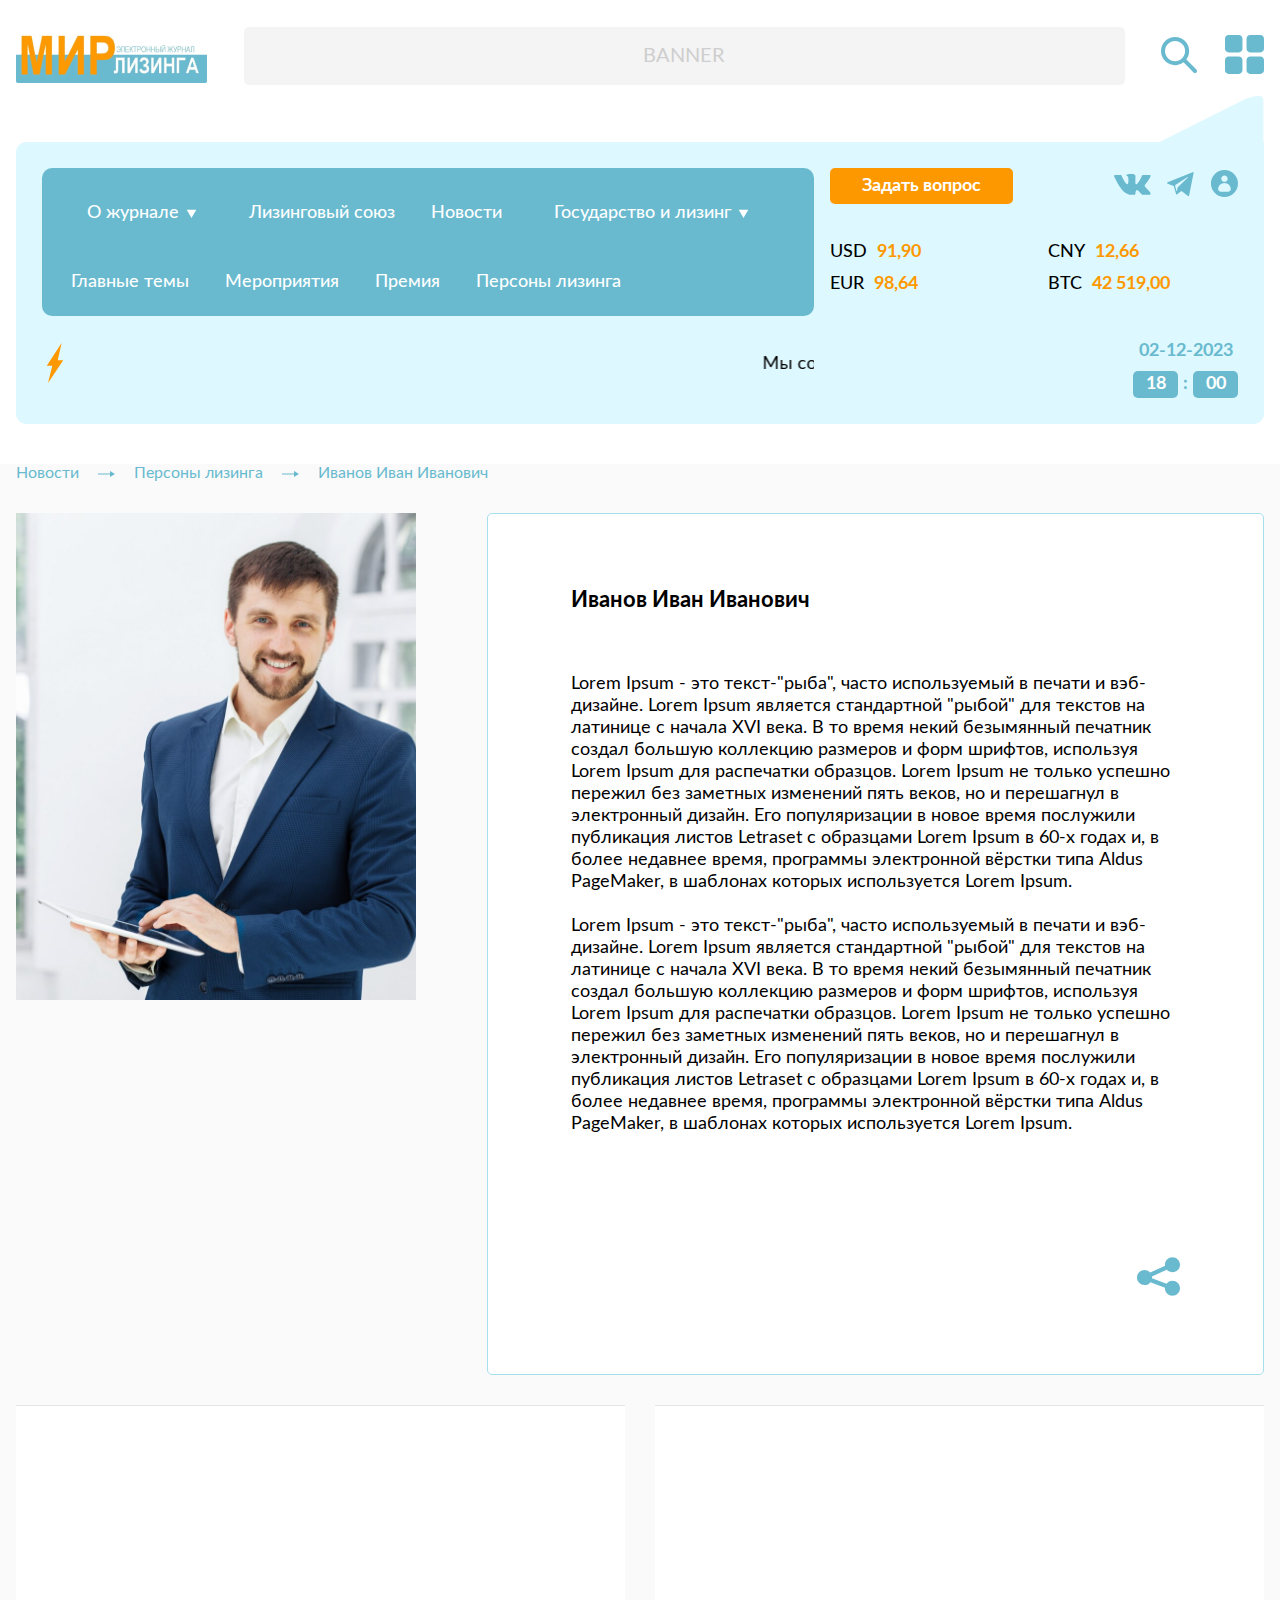
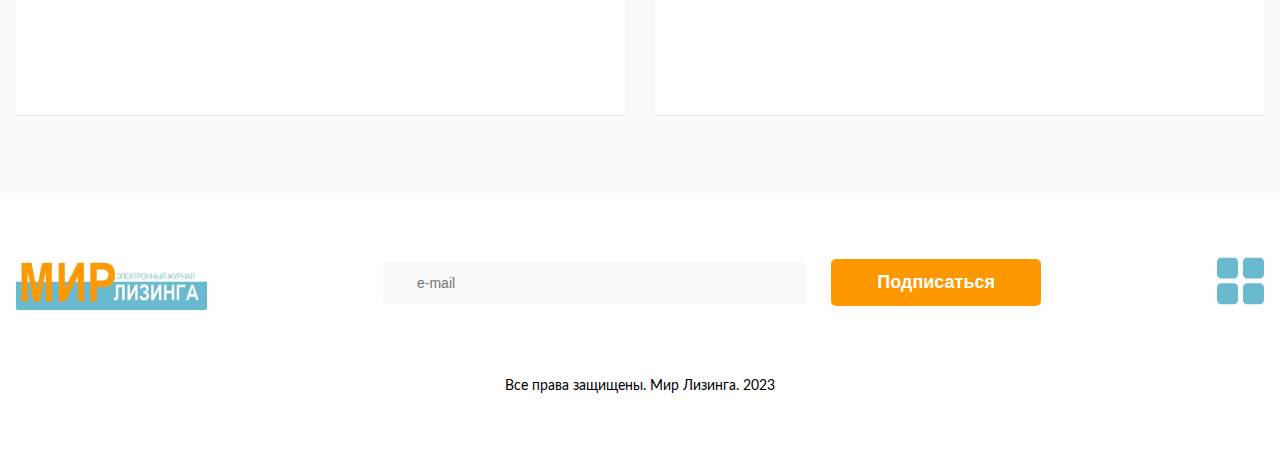
<file: person.html>
<!DOCTYPE html>
<html lang="en">

<head>
    <meta charset="UTF-8">
    <meta name="viewport" content="width=device-width, initial-scale=1.0">
    <title>Document</title>
    <link rel="stylesheet" href="./styles/index.css">
</head>

<body>

    <div class="page">
        <div class="mobile-menu">
            <div class="mobile-menu__body">
                <nav class="mobile-menu__nav">
                    <ul class="mobile-menu__nav-list">
                        <li class="mobile-menu__nav-list-item mobile-menu__nav-list-item_dropdown">
                            <div class="mobile-menu__nav-list-item-header">
                                О журнале
                                <div class="mobile-menu__nav-list-item-header-icon">
                                    <svg width="11" height="9" viewBox="0 0 11 9" fill="none"
                                        xmlns="http://www.w3.org/2000/svg">
                                        <path d="M5.5 9L0.73686 0.75L10.2631 0.750001L5.5 9Z" fill="white" />
                                    </svg>
                                </div>
                            </div>
                            <div class="mobile-menu__nav-list-item-body">
                                <a href="#" class="mobile-menu__nav-list-item-body-link">
                                    Редакция
                                </a>
                                <a href="#" class="mobile-menu__nav-list-item-body-link">
                                    Реклама
                                </a>
                            </div>
                        </li>
                        <li class="mobile-menu__nav-list-item">
                            <a href="#" class="mobile-menu__nav-link">
                                Лизинговый союз
                            </a>
                        </li>
                        <li class="mobile-menu__nav-list-item">
                            <a href="#" class="mobile-menu__nav-link">
                                Новости
                            </a>
                        </li>
                        <li class="mobile-menu__nav-list-item mobile-menu__nav-list-item_dropdown">
                            <div class="mobile-menu__nav-list-item-header">
                                Государство и лизинг
                                <div class="mobile-menu__nav-list-item-header-icon">
                                    <svg width="11" height="9" viewBox="0 0 11 9" fill="none"
                                        xmlns="http://www.w3.org/2000/svg">
                                        <path d="M5.5 9L0.73686 0.75L10.2631 0.750001L5.5 9Z" fill="white" />
                                    </svg>
                                </div>
                            </div>
                            <div class="mobile-menu__nav-list-item-body">
                                <a href="#" class="mobile-menu__nav-list-item-body-link">
                                    Редакция
                                </a>
                                <a href="#" class="mobile-menu__nav-list-item-body-link">
                                    Реклама
                                </a>
                                <a href="#" class="mobile-menu__nav-list-item-body-link">
                                    Редакция
                                </a>
                                <a href="#" class="mobile-menu__nav-list-item-body-link">
                                    Реклама
                                </a>
                            </div>
                        </li>
                        <li class="mobile-menu__nav-list-item">
                            <a href="#" class="mobile-menu__nav-link">
                                Главные темы
                            </a>
                        </li>
                        <li class="mobile-menu__nav-list-item mobile-menu__nav-list-item_dropdown">
                            <div class="mobile-menu__nav-list-item-header">
                                Лизинг от А до Я
                                <div class="mobile-menu__nav-list-item-header-icon">
                                    <svg width="11" height="9" viewBox="0 0 11 9" fill="none"
                                        xmlns="http://www.w3.org/2000/svg">
                                        <path d="M5.5 9L0.73686 0.75L10.2631 0.750001L5.5 9Z" fill="white" />
                                    </svg>
                                </div>
                            </div>
                            <div class="mobile-menu__nav-list-item-body">
                                <a href="#" class="mobile-menu__nav-list-item-body-link">
                                    Редакция
                                </a>
                                <a href="#" class="mobile-menu__nav-list-item-body-link">
                                    Реклама
                                </a>
                                <a href="#" class="mobile-menu__nav-list-item-body-link">
                                    Редакция
                                </a>
                                <a href="#" class="mobile-menu__nav-list-item-body-link">
                                    Реклама
                                </a>
                            </div>
                        </li>
                        <li class="mobile-menu__nav-list-item">
                            <a href="#" class="mobile-menu__nav-link">
                                Мероприятия
                            </a>
                        </li>
                        <li class="mobile-menu__nav-list-item">
                            <a href="#" class="mobile-menu__nav-link">
                                Премия
                            </a>
                        </li>
                        <li class="mobile-menu__nav-list-item">
                            <a href="#" class="mobile-menu__nav-link">
                                Персоны лизинга
                            </a>
                        </li>
                    </ul>
                </nav>
                <a href="mailto:mail@mirlisinga.ru" class="mobile-menu__link">
                    mail@mirlisinga.ru
                </a>
                <div class="mobile-menu__socials">
                    <a href="#" class="mobile-menu__socials-link">
                        <svg width="25" height="24" viewBox="0 0 25 24" fill="none" xmlns="http://www.w3.org/2000/svg">
                            <path
                                d="M14.7092 4.22217C11.867 1.49365 7.24152 1.49365 4.39728 4.22217C1.55507 6.95166 1.55507 11.3931 4.39728 14.1216C5.77464 15.4438 7.60569 16.1724 9.55373 16.1724C11.1493 16.1724 12.6618 15.6765 13.9148 14.7731L19.1291 19.7788C19.3326 19.9741 19.5991 20.0718 19.8656 20.0718C20.1321 20.0718 20.3987 19.9741 20.6021 19.7788C21.009 19.3882 21.009 18.7554 20.6021 18.3647L15.3878 13.359C16.3288 12.1561 16.8454 10.7041 16.8454 9.17236C16.8454 7.30225 16.0865 5.54443 14.7092 4.22217ZM5.87026 12.7075C3.83982 10.7583 3.83982 7.58643 5.87026 5.63623C6.88548 4.66162 8.22011 4.17432 9.55373 4.17432C10.8873 4.17432 12.221 4.66162 13.2362 5.63623C14.2199 6.58057 14.7621 7.83643 14.7621 9.17236C14.7621 10.5073 14.2199 11.7632 13.2362 12.7075C12.2525 13.6519 10.9443 14.1724 9.55373 14.1724C8.16213 14.1724 6.85394 13.6519 5.87026 12.7075Z"
                                fill="white" />
                        </svg>

                    </a>
                    <a href="#" class="mobile-menu__socials-link">
                        <svg width="32" height="32" viewBox="0 0 32 32" fill="none" xmlns="http://www.w3.org/2000/svg">
                            <path fill-rule="evenodd" clip-rule="evenodd"
                                d="M15.712 23.232H17.248C17.248 23.232 17.696 23.168 17.952 22.912C18.176 22.688 18.176 22.24 18.176 22.24C18.176 22.24 18.144 20.192 19.104 19.872C20.032 19.584 21.248 21.856 22.528 22.72C23.488 23.392 24.224 23.232 24.224 23.232L27.648 23.2C27.648 23.2 29.44 23.104 28.576 21.696C28.512 21.568 28.096 20.64 26.048 18.752C23.904 16.768 24.192 17.088 26.784 13.632C28.352 11.552 28.992 10.272 28.8 9.69601C28.608 9.18401 27.456 9.31201 27.456 9.31201L23.616 9.34401C23.616 9.34401 23.328 9.31201 23.104 9.44001C22.848 9.60001 22.72 9.88801 22.72 9.88801C22.72 9.88801 22.112 11.52 21.312 12.896C19.584 15.808 18.912 15.968 18.624 15.776C17.984 15.36 18.144 14.08 18.144 13.184C18.144 10.368 18.56 9.18401 17.312 8.89601C16.896 8.80001 16.576 8.73601 15.52 8.70401C14.144 8.70401 12.992 8.70401 12.32 9.02401C11.872 9.24801 11.552 9.72801 11.744 9.72801C12 9.76001 12.576 9.88801 12.864 10.304C13.248 10.848 13.248 12.032 13.248 12.032C13.248 12.032 13.472 15.36 12.704 15.776C12.192 16.064 11.488 15.488 9.95204 12.832C9.18404 11.488 8.57604 9.98401 8.57604 9.98401C8.57604 9.98401 8.44804 9.69601 8.25604 9.56801C8.09604 9.44001 7.77604 9.34401 7.42404 9.34401L4.00004 9.37601C4.00004 9.37601 3.45604 9.37601 3.26404 9.63201C3.07204 9.85601 3.26404 10.272 3.26404 10.272C3.26404 10.272 6.14404 16.96 9.37604 20.32C12.352 23.456 15.712 23.232 15.712 23.232Z"
                                fill="white" />
                        </svg>

                    </a>
                    <a href="#" class="mobile-menu__socials-link">
                        <svg width="17" height="19" viewBox="0 0 17 19" fill="none" xmlns="http://www.w3.org/2000/svg">
                            <path
                                d="M0.30027 9.16085L4.21741 10.7949L5.73358 16.2445C5.8306 16.5935 6.21247 16.7225 6.46594 16.4909L8.64942 14.5015C8.8783 14.2931 9.2043 14.2827 9.44349 14.4767L13.3817 17.6723C13.6529 17.8926 14.037 17.7266 14.105 17.3604L16.99 1.8506C17.0642 1.45058 16.7125 1.11688 16.3717 1.26419L0.29568 8.19546C-0.101043 8.36646 -0.0975865 8.99422 0.30027 9.16085ZM5.48924 9.92503L13.1448 4.65525C13.2824 4.56082 13.4239 4.76875 13.3058 4.89123L6.98773 11.4551C6.76565 11.6861 6.6224 11.9953 6.58183 12.3309L6.36661 14.1135C6.3381 14.3515 6.03896 14.3751 5.9802 14.1448L5.15247 10.8942C5.05766 10.5235 5.19582 10.1274 5.48924 9.92503Z"
                                fill="white" />
                        </svg>

                    </a>
                    <a href="#" class="mobile-menu__socials-link">
                        <svg width="21" height="21" viewBox="0 0 21 21" fill="none" xmlns="http://www.w3.org/2000/svg">
                            <g clip-path="url(#clip0_4_778)">
                                <path
                                    d="M10.5 0.65625C5.06623 0.65625 0.65625 5.06623 0.65625 10.5C0.65625 15.9337 5.06623 20.3438 10.5 20.3438C15.9338 20.3438 20.3438 15.9337 20.3438 10.5C20.3438 5.06623 15.9338 0.65625 10.5 0.65625ZM10.5 4.59375C11.7928 4.59375 12.8428 5.64374 12.8428 6.93657C12.8428 8.22936 11.7928 9.28592 10.5 9.28592C9.20721 9.28592 8.15718 8.22936 8.15718 6.93657C8.15718 5.64374 9.20721 4.59375 10.5 4.59375ZM13.44 16.4062H7.56001C6.64781 16.4062 5.90625 15.6647 5.90625 14.7525C5.90625 12.2194 7.96688 10.1587 10.5 10.1587C13.0331 10.1587 15.0938 12.2194 15.0938 14.7525C15.0938 15.6647 14.3522 16.4062 13.44 16.4062Z"
                                    fill="white" />
                            </g>
                            <defs>
                                <clipPath id="clip0_4_778">
                                    <rect width="21" height="21" fill="white" />
                                </clipPath>
                            </defs>
                        </svg>

                    </a>
                </div>
            </div>
        </div>
        <header class="header">
            <div class="header__top">
                <div class="wrapper header__top-wrapper">
                    <a href="./index.html" class="header__logo-link">
                        <img src="./assets/img/logo.png" alt="МИР ЛИЗИНГА | Электронный журнал"
                            class="logo header__logo">
                    </a>
                    <div class="header__banner">
                        BANNER
                    </div>
                    <div class="header__menu">
                        <a href="#" class="header__menu-link">
                            <svg width="36" height="36" viewBox="0 0 36 36" fill="none"
                                xmlns="http://www.w3.org/2000/svg">
                                <path
                                    d="M24.0304 4.11656C18.5417 -1.37219 9.60923 -1.37219 4.11656 4.11656C-1.37219 9.60727 -1.37219 18.5417 4.11656 24.0304C6.77646 26.6903 10.3125 28.1558 14.0745 28.1558C17.1558 28.1558 20.0766 27.1583 22.4964 25.341L32.5661 35.4107C32.959 35.8036 33.4737 36 33.9884 36C34.5031 36 35.0178 35.8036 35.4107 35.4107C36.1964 34.6249 36.1964 33.3519 35.4107 32.5661L25.341 22.4964C27.1583 20.0767 28.1558 17.1558 28.1558 14.0745C28.1558 10.3125 26.6903 6.77646 24.0304 4.11656ZM6.96112 21.1859C3.04003 17.2648 3.04003 10.8842 6.96112 6.96112C8.92167 5.00057 11.4991 4.0203 14.0745 4.0203C16.6499 4.0203 19.2253 5.00057 21.1859 6.96112C23.0855 8.86077 24.1326 11.3871 24.1326 14.0745C24.1326 16.7599 23.0855 19.2862 21.1859 21.1859C19.2862 23.0855 16.7599 24.1326 14.0745 24.1326C11.3871 24.1326 8.86077 23.0855 6.96112 21.1859Z"
                                    fill="#69BACF" />
                            </svg>
                        </a>
                        <button type="button" class="header__menu-btn toggle-menu">
                            <svg width="39" height="39" viewBox="0 0 39 39" fill="none"
                                xmlns="http://www.w3.org/2000/svg">
                                <g clip-path="url(#clip0_4_89)">
                                    <path
                                        d="M13.8121 17.4696H3.65625C1.64044 17.4696 0 15.8291 0 13.8133V3.65625C0 1.64044 1.64044 0 3.65625 0H13.8121C15.8279 0 17.4683 1.64044 17.4683 3.65625V13.8133C17.4683 15.8291 15.8291 17.4696 13.8121 17.4696ZM35.3438 17.4696H25.1867C23.1709 17.4696 21.5304 15.8291 21.5304 13.8133V3.65625C21.5304 1.64044 23.1709 0 25.1867 0H35.3438C37.3596 0 39 1.64044 39 3.65625V13.8133C39 15.8291 37.3596 17.4696 35.3438 17.4696ZM13.8121 38.9244H3.65625C1.64044 38.9244 0 37.284 0 35.2682V25.1111C0 23.0953 1.64044 21.4549 3.65625 21.4549H13.8121C15.8279 21.4549 17.4683 23.0953 17.4683 25.1111V35.2682C17.4683 37.284 15.8291 38.9244 13.8121 38.9244ZM35.3438 38.9244H25.1867C23.1709 38.9244 21.5304 37.284 21.5304 35.2682V25.1111C21.5304 23.0953 23.1709 21.4549 25.1867 21.4549H35.3438C37.3596 21.4549 39 23.0953 39 25.1111V35.2682C39 37.284 37.3596 38.9244 35.3438 38.9244Z"
                                        fill="#69BACF" />
                                </g>
                                <defs>
                                    <clipPath id="clip0_4_89">
                                        <rect width="39" height="39" fill="white" />
                                    </clipPath>
                                </defs>
                            </svg>
                        </button>
                    </div>
                    <a href="#" class="btn header__mobile-btn">
                        Задать вопрос
                    </a>
                    <button type="button" class="header__burger-btn">
                        <svg width="31" height="23" viewBox="0 0 31 23" fill="none" xmlns="http://www.w3.org/2000/svg">
                            <path d="M2 2H29" stroke="#69BACF" stroke-width="3" stroke-linecap="round" />
                            <path d="M2 12H29" stroke="#69BACF" stroke-width="3" stroke-linecap="round" />
                            <path d="M2 21H29" stroke="#69BACF" stroke-width="3" stroke-linecap="round" />
                        </svg>
                    </button>
                </div>
            </div>
            <div class="header__bottom">
                <div class="wrapper header__bottom-wrapper">
                    <div style="max-height: 500px;" class="menu header__menu active">
                        <div class="menu__group menu__group_nav">
                            <nav class="menu__nav">
                                <ul class="menu__nav-list">
                                    <li class="menu__nav-list-item menu__nav-list-item_dropdown">
                                        <div class="menu__nav-list-item-header">
                                            О журнале
                                            <div class="menu__nav-list-item-icon">
                                                <svg width="11" height="9" viewBox="0 0 11 9" fill="none"
                                                    xmlns="http://www.w3.org/2000/svg">
                                                    <path d="M5.5 9L0.73686 0.75L10.2631 0.750001L5.5 9Z"
                                                        fill="white" />
                                                </svg>
                                            </div>
                                        </div>
                                        <div class="menu__nav-list-item-body">
                                            <div class="menu__nav-list-item-list">
                                                <a href="#" class="menu__nav-link">
                                                    Редакция
                                                </a>
                                                <a href="#" class="menu__nav-link">
                                                    Реклама
                                                </a>
                                            </div>
                                        </div>
                                    </li>
                                    <li class="menu__nav-list-item">
                                        <a href="#" class="menu__nav-link">
                                            Лизинговый союз
                                        </a>
                                    </li>
                                    <li class="menu__nav-list-item">
                                        <a href="#" class="menu__nav-link">
                                            Новости
                                        </a>
                                    </li>
                                    <li class="menu__nav-list-item menu__nav-list-item_dropdown">
                                        <div class="menu__nav-list-item-header">
                                            Государство и лизинг
                                            <div class="menu__nav-list-item-icon">
                                                <svg width="11" height="9" viewBox="0 0 11 9" fill="none"
                                                    xmlns="http://www.w3.org/2000/svg">
                                                    <path d="M5.5 9L0.73686 0.75L10.2631 0.750001L5.5 9Z"
                                                        fill="white" />
                                                </svg>
                                            </div>
                                        </div>
                                        <div class="menu__nav-list-item-body">
                                            <div class="menu__nav-list-item-list">
                                                <a href="#" class="menu__nav-link">
                                                    Редакция
                                                </a>
                                                <a href="#" class="menu__nav-link">
                                                    Реклама
                                                </a>
                                                <a href="#" class="menu__nav-link">
                                                    Государство и лизинг
                                                </a>
                                                <a href="#" class="menu__nav-link">
                                                    Реклама
                                                </a>
                                            </div>
                                        </div>
                                    </li>
                                    <li class="menu__nav-list-item">
                                        <a href="#" class="menu__nav-link">
                                            Главные темы
                                        </a>
                                    </li>
                                    <li class="menu__nav-list-item">
                                        <a href="#" class="menu__nav-link">
                                            Мероприятия
                                        </a>
                                    </li>
                                    <li class="menu__nav-list-item">
                                        <a href="#" class="menu__nav-link">
                                            Премия
                                        </a>
                                    </li>
                                    <li class="menu__nav-list-item">
                                        <a href="#" class="menu__nav-link">
                                            Персоны лизинга
                                        </a>
                                    </li>
                                </ul>
                            </nav>
                            <div class="menu__line">
                                <div class="menu__line-icon">
                                    <svg width="26" height="40" viewBox="0 0 26 40" fill="none"
                                        xmlns="http://www.w3.org/2000/svg">
                                        <path
                                            d="M19.6186 0L4.74805 22.7439H10.2637L6.02405 40L21.25 17.2547H15.7335L19.6186 0Z"
                                            fill="#FE9801" />
                                    </svg>
                                </div>
                                <marquee class="menu__line-text" behavior="scroll" direction="left">
                                    Мы создаем реальную демократическую модель мира. Главное из выступления Путина на
                                    форуме
                                    «Россия зовет!»
                                </marquee>
                            </div>
                        </div>
                        <div class="menu__group menu__group_quad">
                            <div class="menu__group-item menu__group-item_top">
                                <a href="#" class="btn menu__answer-btn">
                                    Задать вопрос
                                </a>
                                <div class="socials menu__socials">
                                    <a href="#" class="socials__link">
                                        <svg width="37" height="21" viewBox="0 0 37 21" fill="none"
                                            xmlns="http://www.w3.org/2000/svg">
                                            <path fill-rule="evenodd" clip-rule="evenodd"
                                                d="M17.892 20.8489H20.0848C20.0848 20.8489 20.7243 20.7575 21.0898 20.3921C21.4095 20.0723 21.4095 19.4328 21.4095 19.4328C21.4095 19.4328 21.3638 16.5091 22.7343 16.0523C24.0591 15.6412 25.795 18.8846 27.6222 20.118C28.9927 21.0773 30.0434 20.8489 30.0434 20.8489L34.9313 20.8032C34.9313 20.8032 37.4895 20.6662 36.2561 18.6562C36.1647 18.4734 35.5709 17.1487 32.6472 14.4535C29.5866 11.6212 29.9977 12.078 33.6979 7.14437C35.9363 4.17505 36.85 2.34778 36.5759 1.52551C36.3018 0.794601 34.6572 0.977329 34.6572 0.977329L29.1754 1.02301C29.1754 1.02301 28.7643 0.977328 28.4445 1.16006C28.0791 1.38846 27.8963 1.7996 27.8963 1.7996C27.8963 1.7996 27.0284 4.12937 25.8863 6.09369C23.4195 10.2507 22.4602 10.4791 22.0491 10.205C21.1354 9.61118 21.3638 7.78391 21.3638 6.50482C21.3638 2.48483 21.9577 0.794601 20.1761 0.383465C19.5823 0.24642 19.1254 0.155057 17.6179 0.109375C15.6536 0.109375 14.0091 0.109375 13.0498 0.566193C12.4102 0.885965 11.9534 1.57119 12.2275 1.57119C12.5929 1.61687 13.4152 1.7996 13.8264 2.39346C14.3745 3.17005 14.3745 4.86028 14.3745 4.86028C14.3745 4.86028 14.6943 9.61118 13.5979 10.205C12.867 10.6162 11.862 9.79391 9.66931 6.00232C8.57295 4.08369 7.70499 1.93665 7.70499 1.93665C7.70499 1.93665 7.52227 1.52551 7.24818 1.34278C7.01977 1.16006 6.56295 1.02301 6.06045 1.02301L1.1725 1.06869C1.1725 1.06869 0.395909 1.06869 0.121818 1.43415C-0.152273 1.75392 0.121818 2.34778 0.121818 2.34778C0.121818 2.34778 4.23318 11.8953 8.84704 16.6919C13.0954 21.1687 17.892 20.8489 17.892 20.8489Z"
                                                fill="#69BACF" />
                                        </svg>

                                    </a>
                                    <a href="#" class="socials__link">
                                        <svg width="27" height="25" viewBox="0 0 27 25" fill="none"
                                            xmlns="http://www.w3.org/2000/svg">
                                            <path
                                                d="M0.633154 11.632L6.72715 14.0099L9.0859 21.9404C9.23683 22.4483 9.83092 22.6361 10.2253 22.299L13.6222 19.4039C13.9782 19.1006 14.4854 19.0855 14.8575 19.3679L20.9843 24.0183C21.4061 24.3388 22.0038 24.0972 22.1095 23.5643L26.5977 0.993878C26.7132 0.411764 26.1661 -0.0738535 25.6359 0.140522L0.626013 10.2272C0.00882009 10.476 0.0141977 11.3895 0.633154 11.632ZM8.70577 12.7441L20.6157 5.07531C20.8298 4.9379 21.05 5.24047 20.8662 5.41872L11.037 14.9707C10.6915 15.3069 10.4687 15.7569 10.4055 16.2453L10.0707 18.8393C10.0264 19.1857 9.56098 19.2201 9.46957 18.8849L8.18184 14.1545C8.03436 13.615 8.24928 13.0386 8.70577 12.7441Z"
                                                fill="#69BACF" />
                                        </svg>

                                    </a>
                                    <a href="#" class="socials__link">
                                        <svg width="28" height="28" viewBox="0 0 28 28" fill="none"
                                            xmlns="http://www.w3.org/2000/svg">
                                            <path
                                                d="M14.4754 0C7.00999 0 0.951172 6.05882 0.951172 13.5242C0.951172 20.9895 7.00999 27.0484 14.4754 27.0484C21.9408 27.0484 27.9996 20.9895 27.9996 13.5242C27.9996 6.05882 21.9408 0 14.4754 0ZM14.4754 5.40968C16.2515 5.40968 17.6942 6.85225 17.6942 8.62846C17.6942 10.4046 16.2515 11.8562 14.4754 11.8562C12.6992 11.8562 11.2566 10.4046 11.2566 8.62846C11.2566 6.85225 12.6992 5.40968 14.4754 5.40968ZM18.5146 21.6387H10.4362C9.18291 21.6387 8.16408 20.6199 8.16408 19.3667C8.16408 15.8864 10.9952 13.0554 14.4754 13.0554C17.9556 13.0554 20.7867 15.8864 20.7867 19.3667C20.7867 20.6199 19.7679 21.6387 18.5146 21.6387Z"
                                                fill="#69BACF" />
                                        </svg>

                                    </a>
                                </div>
                            </div>
                            <div class="menu__group-item menu__group-item_bottom">
                                <div class="clock menu__clock">
                                    <p class="clock__date">
                                        02-12-2023
                                    </p>
                                    <div class="clock__time">
                                        <span class="clock__time-value clock__time-value_hourse">
                                            18
                                        </span>
                                        :
                                        <span class="clock__time-value clock__time-value_minutes">
                                            00
                                        </span>
                                    </div>
                                </div>
                                <ul class="menu_currency">
                                    <li class="menu_currency-item">
                                        <div class="menu_currency-item-valute">
                                            USD
                                        </div>
                                        <span class="menu_currency-item-value">
                                            91,90
                                        </span>
                                    </li>
                                    <li class="menu_currency-item">
                                        <div class="menu_currency-item-valute">
                                            CNY
                                        </div>
                                        <span class="menu_currency-item-value">
                                            12,66
                                        </span>
                                    </li>
                                    <li class="menu_currency-item">
                                        <div class="menu_currency-item-valute">
                                            EUR
                                        </div>
                                        <span class="menu_currency-item-value">
                                            98,64
                                        </span>
                                    </li>
                                    <li class="menu_currency-item">
                                        <div class="menu_currency-item-valute">
                                            BTC
                                        </div>
                                        <span class="menu_currency-item-value">
                                            42 519,00
                                        </span>
                                    </li>
                                </ul>
                            </div>
                        </div>
                    </div>
                </div>
            </div>
        </header>
        <main class="main">
            <section class="prof-section">
                <div class="wrapper prof-section__wrapper">
                    <div class="breadcrumbs">
                        <a href="#" class="breadcrumbs__link">
                            Новости
                        </a>
                        <span class="breadcrumbs__arrow">
                            <svg width="17" height="6" viewBox="0 0 17 6" fill="none"
                                xmlns="http://www.w3.org/2000/svg">
                                <path d="M17 3L12 0.113249V5.88675L17 3ZM0 3.5H12.5V2.5H0V3.5Z" fill="#69BACF" />
                            </svg>
                        </span>
                        <a href="#" class="breadcrumbs__link">
                            Персоны лизинга
                        </a>
                        <span class="breadcrumbs__arrow">
                            <svg width="17" height="6" viewBox="0 0 17 6" fill="none"
                                xmlns="http://www.w3.org/2000/svg">
                                <path d="M17 3L12 0.113249V5.88675L17 3ZM0 3.5H12.5V2.5H0V3.5Z" fill="#69BACF" />
                            </svg>
                        </span>
                        <a href="#" class="breadcrumbs__link">
                            Иванов Иван Иванович
                        </a>
                    </div>
                    <div class="prof-section__content">
                        <img src="./assets/img/person-card-img1.png" alt="
                        Иванов Иван Иванович" class="prof-section__img">
                        <div class="prof-section__body">
                            <h1 class="prof-section__heading">
                                Иванов Иван Иванович
                            </h1>
                            <div class="prof-section__text-content">
                                <p>Lorem Ipsum - это текст-"рыба", часто используемый в печати и вэб-дизайне. Lorem
                                    Ipsum является стандартной "рыбой" для
                                    текстов на латинице с начала XVI века. В то время некий безымянный печатник создал
                                    большую коллекцию размеров и форм
                                    шрифтов, используя Lorem Ipsum для распечатки образцов. Lorem Ipsum не только
                                    успешно пережил без заметных изменений
                                    пять веков, но и перешагнул в электронный дизайн. Его популяризации в новое время
                                    послужили публикация листов Letraset с
                                    образцами Lorem Ipsum в 60-х годах и, в более недавнее время, программы электронной
                                    вёрстки типа Aldus PageMaker, в
                                    шаблонах которых используется Lorem Ipsum.
                                    <br>
                                    <br>
                                    Lorem Ipsum - это текст-"рыба", часто используемый в печати и вэб-дизайне. Lorem
                                    Ipsum является стандартной "рыбой" для
                                    текстов на латинице с начала XVI века. В то время некий безымянный печатник создал
                                    большую коллекцию размеров и форм
                                    шрифтов, используя Lorem Ipsum для распечатки образцов. Lorem Ipsum не только
                                    успешно пережил без заметных изменений
                                    пять веков, но и перешагнул в электронный дизайн. Его популяризации в новое время
                                    послужили публикация листов Letraset с
                                    образцами Lorem Ipsum в 60-х годах и, в более недавнее время, программы электронной
                                    вёрстки типа Aldus PageMaker, в
                                    шаблонах которых используется Lorem Ipsum.
                                </p>
                            </div>
                            <a href="#" class="prof-section__social-btn">
                                <svg width="43" height="43" viewBox="0 0 43 43" fill="none"
                                    xmlns="http://www.w3.org/2000/svg">
                                    <g clip-path="url(#clip0_4_559)">
                                        <path
                                            d="M35.475 25.8C33.0579 25.8 30.9267 26.9659 29.5489 28.7429L14.9923 23.1442C15.007 22.953 15.05 22.7699 15.05 22.5751C15.05 22.2134 14.9927 21.8671 14.9431 21.519L29.8597 14.6336C31.2396 16.1944 33.2331 17.2001 35.4749 17.2001C39.6237 17.2001 42.9999 13.8239 42.9999 9.67509C42.9999 5.52623 39.6237 2.15006 35.4749 2.15006C31.326 2.15006 27.9499 5.52613 27.9499 9.67499C27.9499 10.0367 28.0072 10.383 28.0568 10.7311L13.1403 17.6164C11.7603 16.0556 9.7668 15.05 7.52503 15.05C3.37617 15.05 0 18.4261 0 22.575C0 26.7238 3.37617 30.1 7.52503 30.1C9.94206 30.1 12.0733 28.9341 13.4511 27.1571L28.0077 32.7558C27.993 32.947 27.95 33.1301 27.95 33.3249C27.95 37.4738 31.3262 40.8499 35.4751 40.8499C39.6239 40.8499 43.0001 37.4738 43.0001 33.3249C43 29.1761 39.6238 25.8 35.475 25.8Z"
                                            fill="#69BACF" />
                                    </g>
                                    <defs>
                                        <clipPath id="clip0_4_559">
                                            <rect width="43" height="43" fill="white" />
                                        </clipPath>
                                    </defs>
                                </svg>
                            </a>
                        </div>
                    </div>
                </div>
            </section>
            <section class="banner-section">
                <div class="wrapper banner-section__wrapper">
                    <img src="./assets/img/banners-section.jpg" alt="Banner" class="banner-section__img">
                    <img src="./assets/img/banners-section.jpg" alt="Banner" class="banner-section__img">
                </div>
            </section>
        </main>
        <footer class="footer">
            <div class="footer__top">
                <div class="wrapper footer__top-wrapper">
                    <a href="#" class="footer__logo-link">
                        <img src="./assets/img/logo.png" alt="МИР ЛИЗИНГА | Электронный журнал"
                            class="logo footer__logo">
                    </a>
                    <form class="form footer__form">
                        <input type="email" name="email" placeholder="e-mail" class="form__input form__input_email">
                        <button type="submit" class="btn form__btn">
                            Подписаться
                        </button>
                    </form>
                    <button type="button" class="footer__menu-btn toggle-menu toggle-menu-footer">
                        <svg width="47" height="48" viewBox="0 0 47 48" fill="none" xmlns="http://www.w3.org/2000/svg">
                            <g clip-path="url(#clip0_4_61)">
                                <path
                                    d="M16.6453 21.5531H4.40625C1.97694 21.5531 0 19.5761 0 17.1468V4.90625C0 2.47694 1.97694 0.5 4.40625 0.5H16.6453C19.0747 0.5 21.0516 2.47694 21.0516 4.90625V17.1468C21.0516 19.5761 19.0761 21.5531 16.6453 21.5531ZM42.5938 21.5531H30.3532C27.9239 21.5531 25.9469 19.5761 25.9469 17.1468V4.90625C25.9469 2.47694 27.9239 0.5 30.3532 0.5H42.5938C45.0231 0.5 47 2.47694 47 4.90625V17.1468C47 19.5761 45.0231 21.5531 42.5938 21.5531ZM16.6453 47.4089H4.40625C1.97694 47.4089 0 45.432 0 43.0027V30.7621C0 28.3328 1.97694 26.3559 4.40625 26.3559H16.6453C19.0747 26.3559 21.0516 28.3328 21.0516 30.7621V43.0027C21.0516 45.432 19.0761 47.4089 16.6453 47.4089ZM42.5938 47.4089H30.3532C27.9239 47.4089 25.9469 45.432 25.9469 43.0027V30.7621C25.9469 28.3328 27.9239 26.3559 30.3532 26.3559H42.5938C45.0231 26.3559 47 28.3328 47 30.7621V43.0027C47 45.432 45.0231 47.4089 42.5938 47.4089Z"
                                    fill="#69BACF" />
                            </g>
                            <defs>
                                <clipPath id="clip0_4_61">
                                    <rect width="47" height="47" fill="white" transform="translate(0 0.5)" />
                                </clipPath>
                            </defs>
                        </svg>
                    </button>
                </div>
            </div>
            <div class="footer__bottom">
                <div class="wrapper footer__bottom-wrapper">
                    <p class="footer__text">
                        Все права защищены. Мир Лизинга. 2023
                    </p>
                </div>
            </div>
        </footer>
    </div>
    <script src="./scripts/menu.js"></script>
</body>

</html>
</file>
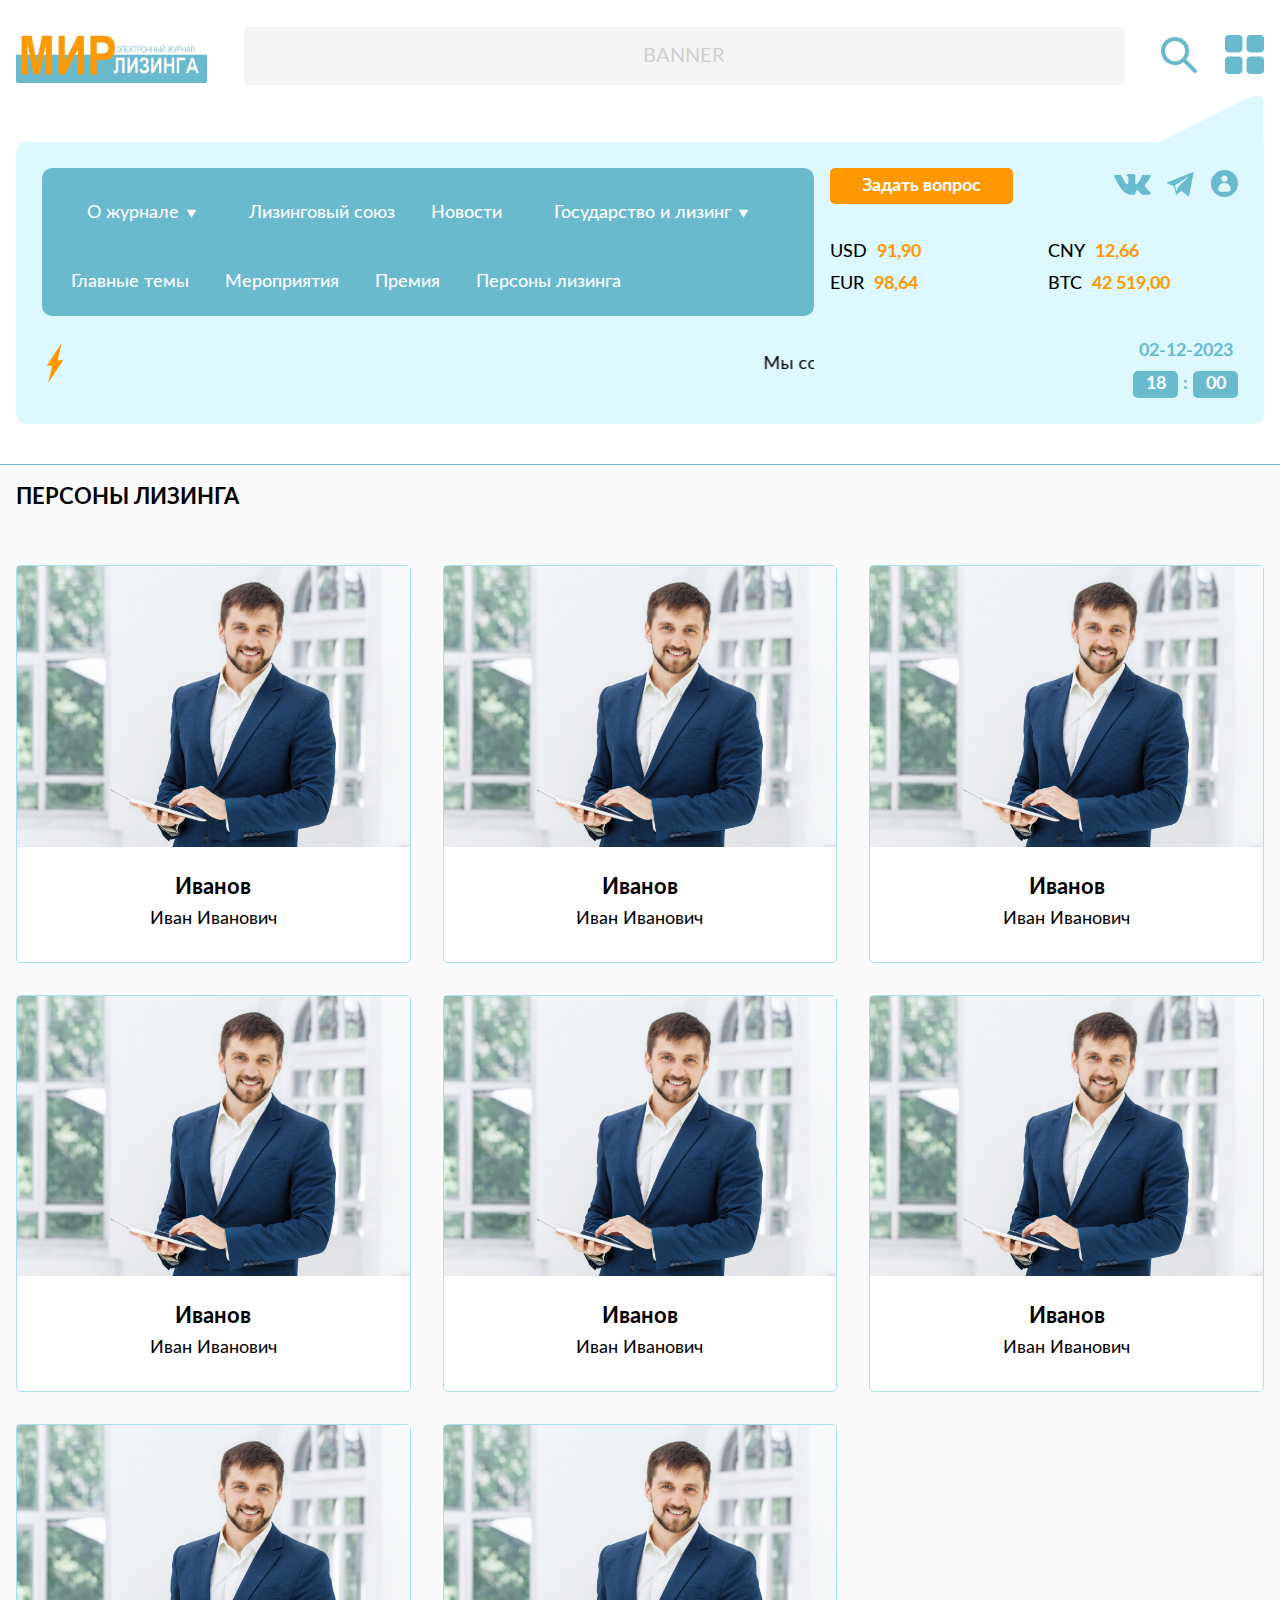
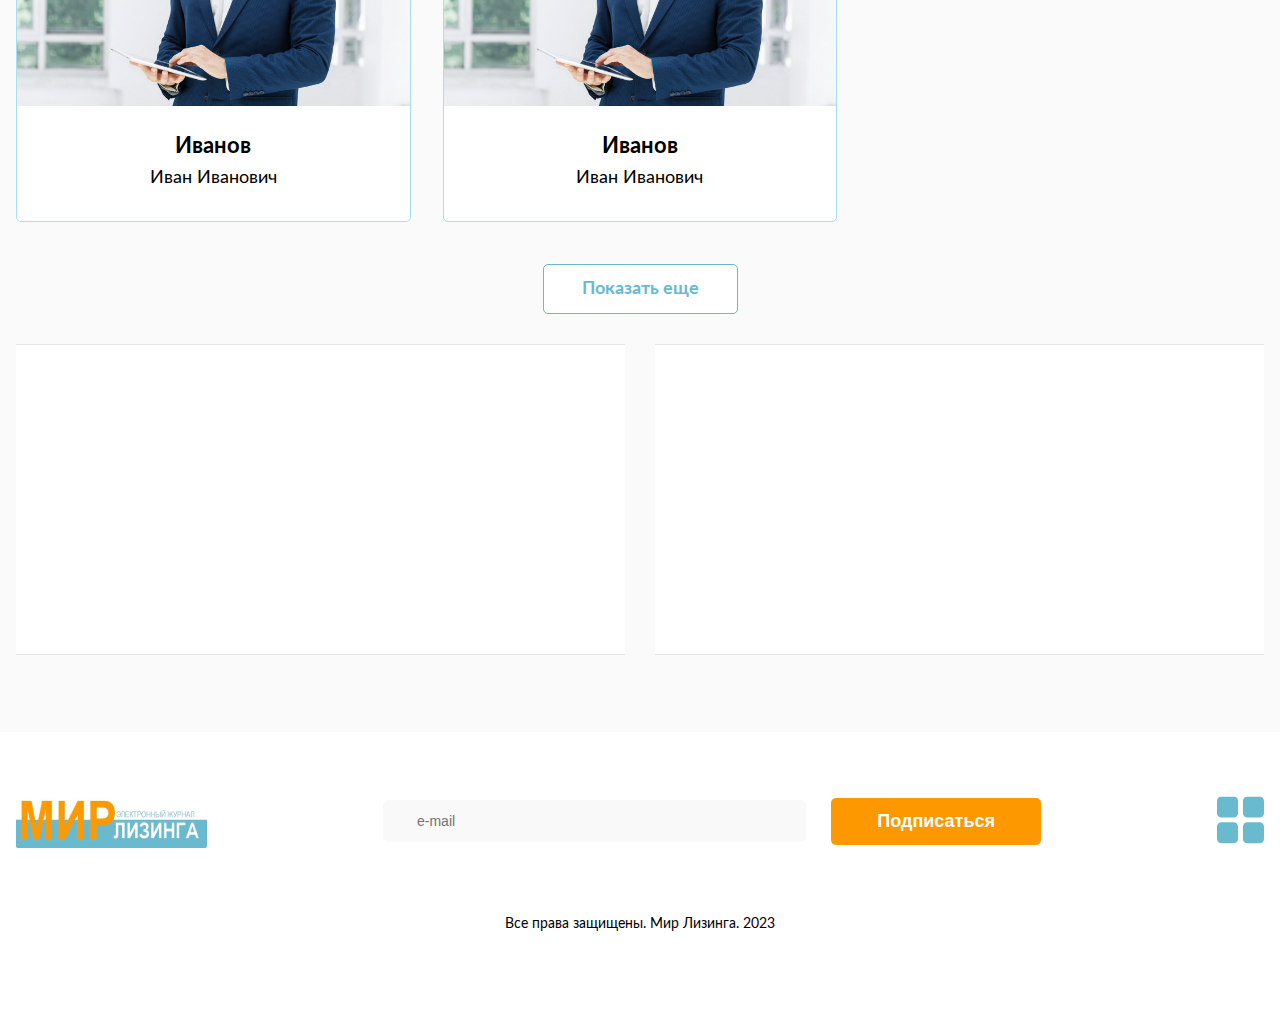
<file: persons.html>
<!DOCTYPE html>
<html lang="en">

<head>
    <meta charset="UTF-8">
    <meta name="viewport" content="width=device-width, initial-scale=1.0">
    <title>Document</title>
    <link rel="stylesheet" href="./styles/index.css">
</head>

<body>
    <div class="page">
        <div class="mobile-menu">
            <div class="mobile-menu__body">
                <nav class="mobile-menu__nav">
                    <ul class="mobile-menu__nav-list">
                        <li class="mobile-menu__nav-list-item mobile-menu__nav-list-item_dropdown">
                            <div class="mobile-menu__nav-list-item-header">
                                О журнале
                                <div class="mobile-menu__nav-list-item-header-icon">
                                    <svg width="11" height="9" viewBox="0 0 11 9" fill="none"
                                        xmlns="http://www.w3.org/2000/svg">
                                        <path d="M5.5 9L0.73686 0.75L10.2631 0.750001L5.5 9Z" fill="white" />
                                    </svg>
                                </div>
                            </div>
                            <div class="mobile-menu__nav-list-item-body">
                                <a href="#" class="mobile-menu__nav-list-item-body-link">
                                    Редакция
                                </a>
                                <a href="#" class="mobile-menu__nav-list-item-body-link">
                                    Реклама
                                </a>
                            </div>
                        </li>
                        <li class="mobile-menu__nav-list-item">
                            <a href="#" class="mobile-menu__nav-link">
                                Лизинговый союз
                            </a>
                        </li>
                        <li class="mobile-menu__nav-list-item">
                            <a href="#" class="mobile-menu__nav-link">
                                Новости
                            </a>
                        </li>
                        <li class="mobile-menu__nav-list-item mobile-menu__nav-list-item_dropdown">
                            <div class="mobile-menu__nav-list-item-header">
                                Государство и лизинг
                                <div class="mobile-menu__nav-list-item-header-icon">
                                    <svg width="11" height="9" viewBox="0 0 11 9" fill="none"
                                        xmlns="http://www.w3.org/2000/svg">
                                        <path d="M5.5 9L0.73686 0.75L10.2631 0.750001L5.5 9Z" fill="white" />
                                    </svg>
                                </div>
                            </div>
                            <div class="mobile-menu__nav-list-item-body">
                                <a href="#" class="mobile-menu__nav-list-item-body-link">
                                    Редакция
                                </a>
                                <a href="#" class="mobile-menu__nav-list-item-body-link">
                                    Реклама
                                </a>
                                <a href="#" class="mobile-menu__nav-list-item-body-link">
                                    Редакция
                                </a>
                                <a href="#" class="mobile-menu__nav-list-item-body-link">
                                    Реклама
                                </a>
                            </div>
                        </li>
                        <li class="mobile-menu__nav-list-item">
                            <a href="#" class="mobile-menu__nav-link">
                                Главные темы
                            </a>
                        </li>
                        <li class="mobile-menu__nav-list-item mobile-menu__nav-list-item_dropdown">
                            <div class="mobile-menu__nav-list-item-header">
                                Лизинг от А до Я
                                <div class="mobile-menu__nav-list-item-header-icon">
                                    <svg width="11" height="9" viewBox="0 0 11 9" fill="none"
                                        xmlns="http://www.w3.org/2000/svg">
                                        <path d="M5.5 9L0.73686 0.75L10.2631 0.750001L5.5 9Z" fill="white" />
                                    </svg>
                                </div>
                            </div>
                            <div class="mobile-menu__nav-list-item-body">
                                <a href="#" class="mobile-menu__nav-list-item-body-link">
                                    Редакция
                                </a>
                                <a href="#" class="mobile-menu__nav-list-item-body-link">
                                    Реклама
                                </a>
                                <a href="#" class="mobile-menu__nav-list-item-body-link">
                                    Редакция
                                </a>
                                <a href="#" class="mobile-menu__nav-list-item-body-link">
                                    Реклама
                                </a>
                            </div>
                        </li>
                        <li class="mobile-menu__nav-list-item">
                            <a href="#" class="mobile-menu__nav-link">
                                Мероприятия
                            </a>
                        </li>
                        <li class="mobile-menu__nav-list-item">
                            <a href="#" class="mobile-menu__nav-link">
                                Премия
                            </a>
                        </li>
                        <li class="mobile-menu__nav-list-item">
                            <a href="#" class="mobile-menu__nav-link">
                                Персоны лизинга
                            </a>
                        </li>
                    </ul>
                </nav>
                <a href="mailto:mail@mirlisinga.ru" class="mobile-menu__link">
                    mail@mirlisinga.ru
                </a>
                <div class="mobile-menu__socials">
                    <a href="#" class="mobile-menu__socials-link">
                        <svg width="25" height="24" viewBox="0 0 25 24" fill="none" xmlns="http://www.w3.org/2000/svg">
                            <path
                                d="M14.7092 4.22217C11.867 1.49365 7.24152 1.49365 4.39728 4.22217C1.55507 6.95166 1.55507 11.3931 4.39728 14.1216C5.77464 15.4438 7.60569 16.1724 9.55373 16.1724C11.1493 16.1724 12.6618 15.6765 13.9148 14.7731L19.1291 19.7788C19.3326 19.9741 19.5991 20.0718 19.8656 20.0718C20.1321 20.0718 20.3987 19.9741 20.6021 19.7788C21.009 19.3882 21.009 18.7554 20.6021 18.3647L15.3878 13.359C16.3288 12.1561 16.8454 10.7041 16.8454 9.17236C16.8454 7.30225 16.0865 5.54443 14.7092 4.22217ZM5.87026 12.7075C3.83982 10.7583 3.83982 7.58643 5.87026 5.63623C6.88548 4.66162 8.22011 4.17432 9.55373 4.17432C10.8873 4.17432 12.221 4.66162 13.2362 5.63623C14.2199 6.58057 14.7621 7.83643 14.7621 9.17236C14.7621 10.5073 14.2199 11.7632 13.2362 12.7075C12.2525 13.6519 10.9443 14.1724 9.55373 14.1724C8.16213 14.1724 6.85394 13.6519 5.87026 12.7075Z"
                                fill="white" />
                        </svg>

                    </a>
                    <a href="#" class="mobile-menu__socials-link">
                        <svg width="32" height="32" viewBox="0 0 32 32" fill="none" xmlns="http://www.w3.org/2000/svg">
                            <path fill-rule="evenodd" clip-rule="evenodd"
                                d="M15.712 23.232H17.248C17.248 23.232 17.696 23.168 17.952 22.912C18.176 22.688 18.176 22.24 18.176 22.24C18.176 22.24 18.144 20.192 19.104 19.872C20.032 19.584 21.248 21.856 22.528 22.72C23.488 23.392 24.224 23.232 24.224 23.232L27.648 23.2C27.648 23.2 29.44 23.104 28.576 21.696C28.512 21.568 28.096 20.64 26.048 18.752C23.904 16.768 24.192 17.088 26.784 13.632C28.352 11.552 28.992 10.272 28.8 9.69601C28.608 9.18401 27.456 9.31201 27.456 9.31201L23.616 9.34401C23.616 9.34401 23.328 9.31201 23.104 9.44001C22.848 9.60001 22.72 9.88801 22.72 9.88801C22.72 9.88801 22.112 11.52 21.312 12.896C19.584 15.808 18.912 15.968 18.624 15.776C17.984 15.36 18.144 14.08 18.144 13.184C18.144 10.368 18.56 9.18401 17.312 8.89601C16.896 8.80001 16.576 8.73601 15.52 8.70401C14.144 8.70401 12.992 8.70401 12.32 9.02401C11.872 9.24801 11.552 9.72801 11.744 9.72801C12 9.76001 12.576 9.88801 12.864 10.304C13.248 10.848 13.248 12.032 13.248 12.032C13.248 12.032 13.472 15.36 12.704 15.776C12.192 16.064 11.488 15.488 9.95204 12.832C9.18404 11.488 8.57604 9.98401 8.57604 9.98401C8.57604 9.98401 8.44804 9.69601 8.25604 9.56801C8.09604 9.44001 7.77604 9.34401 7.42404 9.34401L4.00004 9.37601C4.00004 9.37601 3.45604 9.37601 3.26404 9.63201C3.07204 9.85601 3.26404 10.272 3.26404 10.272C3.26404 10.272 6.14404 16.96 9.37604 20.32C12.352 23.456 15.712 23.232 15.712 23.232Z"
                                fill="white" />
                        </svg>

                    </a>
                    <a href="#" class="mobile-menu__socials-link">
                        <svg width="17" height="19" viewBox="0 0 17 19" fill="none" xmlns="http://www.w3.org/2000/svg">
                            <path
                                d="M0.30027 9.16085L4.21741 10.7949L5.73358 16.2445C5.8306 16.5935 6.21247 16.7225 6.46594 16.4909L8.64942 14.5015C8.8783 14.2931 9.2043 14.2827 9.44349 14.4767L13.3817 17.6723C13.6529 17.8926 14.037 17.7266 14.105 17.3604L16.99 1.8506C17.0642 1.45058 16.7125 1.11688 16.3717 1.26419L0.29568 8.19546C-0.101043 8.36646 -0.0975865 8.99422 0.30027 9.16085ZM5.48924 9.92503L13.1448 4.65525C13.2824 4.56082 13.4239 4.76875 13.3058 4.89123L6.98773 11.4551C6.76565 11.6861 6.6224 11.9953 6.58183 12.3309L6.36661 14.1135C6.3381 14.3515 6.03896 14.3751 5.9802 14.1448L5.15247 10.8942C5.05766 10.5235 5.19582 10.1274 5.48924 9.92503Z"
                                fill="white" />
                        </svg>

                    </a>
                    <a href="#" class="mobile-menu__socials-link">
                        <svg width="21" height="21" viewBox="0 0 21 21" fill="none" xmlns="http://www.w3.org/2000/svg">
                            <g clip-path="url(#clip0_4_778)">
                                <path
                                    d="M10.5 0.65625C5.06623 0.65625 0.65625 5.06623 0.65625 10.5C0.65625 15.9337 5.06623 20.3438 10.5 20.3438C15.9338 20.3438 20.3438 15.9337 20.3438 10.5C20.3438 5.06623 15.9338 0.65625 10.5 0.65625ZM10.5 4.59375C11.7928 4.59375 12.8428 5.64374 12.8428 6.93657C12.8428 8.22936 11.7928 9.28592 10.5 9.28592C9.20721 9.28592 8.15718 8.22936 8.15718 6.93657C8.15718 5.64374 9.20721 4.59375 10.5 4.59375ZM13.44 16.4062H7.56001C6.64781 16.4062 5.90625 15.6647 5.90625 14.7525C5.90625 12.2194 7.96688 10.1587 10.5 10.1587C13.0331 10.1587 15.0938 12.2194 15.0938 14.7525C15.0938 15.6647 14.3522 16.4062 13.44 16.4062Z"
                                    fill="white" />
                            </g>
                            <defs>
                                <clipPath id="clip0_4_778">
                                    <rect width="21" height="21" fill="white" />
                                </clipPath>
                            </defs>
                        </svg>

                    </a>
                </div>
            </div>
        </div>
        <header class="header">
            <div class="header__top">
                <div class="wrapper header__top-wrapper">
                    <a href="./index.html" class="header__logo-link">
                        <img src="./assets/img/logo.png" alt="МИР ЛИЗИНГА | Электронный журнал"
                            class="logo header__logo">
                    </a>
                    <div class="header__banner">
                        BANNER
                    </div>
                    <div class="header__menu">
                        <a href="#" class="header__menu-link">
                            <svg width="36" height="36" viewBox="0 0 36 36" fill="none"
                                xmlns="http://www.w3.org/2000/svg">
                                <path
                                    d="M24.0304 4.11656C18.5417 -1.37219 9.60923 -1.37219 4.11656 4.11656C-1.37219 9.60727 -1.37219 18.5417 4.11656 24.0304C6.77646 26.6903 10.3125 28.1558 14.0745 28.1558C17.1558 28.1558 20.0766 27.1583 22.4964 25.341L32.5661 35.4107C32.959 35.8036 33.4737 36 33.9884 36C34.5031 36 35.0178 35.8036 35.4107 35.4107C36.1964 34.6249 36.1964 33.3519 35.4107 32.5661L25.341 22.4964C27.1583 20.0767 28.1558 17.1558 28.1558 14.0745C28.1558 10.3125 26.6903 6.77646 24.0304 4.11656ZM6.96112 21.1859C3.04003 17.2648 3.04003 10.8842 6.96112 6.96112C8.92167 5.00057 11.4991 4.0203 14.0745 4.0203C16.6499 4.0203 19.2253 5.00057 21.1859 6.96112C23.0855 8.86077 24.1326 11.3871 24.1326 14.0745C24.1326 16.7599 23.0855 19.2862 21.1859 21.1859C19.2862 23.0855 16.7599 24.1326 14.0745 24.1326C11.3871 24.1326 8.86077 23.0855 6.96112 21.1859Z"
                                    fill="#69BACF" />
                            </svg>
                        </a>
                        <button type="button" class="header__menu-btn toggle-menu">
                            <svg width="39" height="39" viewBox="0 0 39 39" fill="none"
                                xmlns="http://www.w3.org/2000/svg">
                                <g clip-path="url(#clip0_4_89)">
                                    <path
                                        d="M13.8121 17.4696H3.65625C1.64044 17.4696 0 15.8291 0 13.8133V3.65625C0 1.64044 1.64044 0 3.65625 0H13.8121C15.8279 0 17.4683 1.64044 17.4683 3.65625V13.8133C17.4683 15.8291 15.8291 17.4696 13.8121 17.4696ZM35.3438 17.4696H25.1867C23.1709 17.4696 21.5304 15.8291 21.5304 13.8133V3.65625C21.5304 1.64044 23.1709 0 25.1867 0H35.3438C37.3596 0 39 1.64044 39 3.65625V13.8133C39 15.8291 37.3596 17.4696 35.3438 17.4696ZM13.8121 38.9244H3.65625C1.64044 38.9244 0 37.284 0 35.2682V25.1111C0 23.0953 1.64044 21.4549 3.65625 21.4549H13.8121C15.8279 21.4549 17.4683 23.0953 17.4683 25.1111V35.2682C17.4683 37.284 15.8291 38.9244 13.8121 38.9244ZM35.3438 38.9244H25.1867C23.1709 38.9244 21.5304 37.284 21.5304 35.2682V25.1111C21.5304 23.0953 23.1709 21.4549 25.1867 21.4549H35.3438C37.3596 21.4549 39 23.0953 39 25.1111V35.2682C39 37.284 37.3596 38.9244 35.3438 38.9244Z"
                                        fill="#69BACF" />
                                </g>
                                <defs>
                                    <clipPath id="clip0_4_89">
                                        <rect width="39" height="39" fill="white" />
                                    </clipPath>
                                </defs>
                            </svg>
                        </button>
                    </div>
                    <a href="#" class="btn header__mobile-btn">
                        Задать вопрос
                    </a>
                    <button type="button" class="header__burger-btn">
                        <svg width="31" height="23" viewBox="0 0 31 23" fill="none" xmlns="http://www.w3.org/2000/svg">
                            <path d="M2 2H29" stroke="#69BACF" stroke-width="3" stroke-linecap="round" />
                            <path d="M2 12H29" stroke="#69BACF" stroke-width="3" stroke-linecap="round" />
                            <path d="M2 21H29" stroke="#69BACF" stroke-width="3" stroke-linecap="round" />
                        </svg>
                    </button>
                </div>
            </div>
            <div class="header__bottom">
                <div class="wrapper header__bottom-wrapper">
                    <div style="max-height: 500px;" class="menu header__menu active">
                        <div class="menu__group menu__group_nav">
                            <nav class="menu__nav">
                                <ul class="menu__nav-list">
                                    <li class="menu__nav-list-item menu__nav-list-item_dropdown">
                                        <div class="menu__nav-list-item-header">
                                            О журнале
                                            <div class="menu__nav-list-item-icon">
                                                <svg width="11" height="9" viewBox="0 0 11 9" fill="none"
                                                    xmlns="http://www.w3.org/2000/svg">
                                                    <path d="M5.5 9L0.73686 0.75L10.2631 0.750001L5.5 9Z"
                                                        fill="white" />
                                                </svg>
                                            </div>
                                        </div>
                                        <div class="menu__nav-list-item-body">
                                            <div class="menu__nav-list-item-list">
                                                <a href="#" class="menu__nav-link">
                                                    Редакция
                                                </a>
                                                <a href="#" class="menu__nav-link">
                                                    Реклама
                                                </a>
                                            </div>
                                        </div>
                                    </li>
                                    <li class="menu__nav-list-item">
                                        <a href="#" class="menu__nav-link">
                                            Лизинговый союз
                                        </a>
                                    </li>
                                    <li class="menu__nav-list-item">
                                        <a href="#" class="menu__nav-link">
                                            Новости
                                        </a>
                                    </li>
                                    <li class="menu__nav-list-item menu__nav-list-item_dropdown">
                                        <div class="menu__nav-list-item-header">
                                            Государство и лизинг
                                            <div class="menu__nav-list-item-icon">
                                                <svg width="11" height="9" viewBox="0 0 11 9" fill="none"
                                                    xmlns="http://www.w3.org/2000/svg">
                                                    <path d="M5.5 9L0.73686 0.75L10.2631 0.750001L5.5 9Z"
                                                        fill="white" />
                                                </svg>
                                            </div>
                                        </div>
                                        <div class="menu__nav-list-item-body">
                                            <div class="menu__nav-list-item-list">
                                                <a href="#" class="menu__nav-link">
                                                    Редакция
                                                </a>
                                                <a href="#" class="menu__nav-link">
                                                    Реклама
                                                </a>
                                                <a href="#" class="menu__nav-link">
                                                    Государство и лизинг
                                                </a>
                                                <a href="#" class="menu__nav-link">
                                                    Реклама
                                                </a>
                                            </div>
                                        </div>
                                    </li>
                                    <li class="menu__nav-list-item">
                                        <a href="#" class="menu__nav-link">
                                            Главные темы
                                        </a>
                                    </li>
                                    <li class="menu__nav-list-item">
                                        <a href="#" class="menu__nav-link">
                                            Мероприятия
                                        </a>
                                    </li>
                                    <li class="menu__nav-list-item">
                                        <a href="#" class="menu__nav-link">
                                            Премия
                                        </a>
                                    </li>
                                    <li class="menu__nav-list-item">
                                        <a href="#" class="menu__nav-link">
                                            Персоны лизинга
                                        </a>
                                    </li>
                                </ul>
                            </nav>
                            <div class="menu__line">
                                <div class="menu__line-icon">
                                    <svg width="26" height="40" viewBox="0 0 26 40" fill="none"
                                        xmlns="http://www.w3.org/2000/svg">
                                        <path
                                            d="M19.6186 0L4.74805 22.7439H10.2637L6.02405 40L21.25 17.2547H15.7335L19.6186 0Z"
                                            fill="#FE9801" />
                                    </svg>
                                </div>
                                <marquee class="menu__line-text" behavior="scroll" direction="left">
                                    Мы создаем реальную демократическую модель мира. Главное из выступления Путина на
                                    форуме
                                    «Россия зовет!»
                                </marquee>
                            </div>
                        </div>
                        <div class="menu__group menu__group_quad">
                            <div class="menu__group-item menu__group-item_top">
                                <a href="#" class="btn menu__answer-btn">
                                    Задать вопрос
                                </a>
                                <div class="socials menu__socials">
                                    <a href="#" class="socials__link">
                                        <svg width="37" height="21" viewBox="0 0 37 21" fill="none"
                                            xmlns="http://www.w3.org/2000/svg">
                                            <path fill-rule="evenodd" clip-rule="evenodd"
                                                d="M17.892 20.8489H20.0848C20.0848 20.8489 20.7243 20.7575 21.0898 20.3921C21.4095 20.0723 21.4095 19.4328 21.4095 19.4328C21.4095 19.4328 21.3638 16.5091 22.7343 16.0523C24.0591 15.6412 25.795 18.8846 27.6222 20.118C28.9927 21.0773 30.0434 20.8489 30.0434 20.8489L34.9313 20.8032C34.9313 20.8032 37.4895 20.6662 36.2561 18.6562C36.1647 18.4734 35.5709 17.1487 32.6472 14.4535C29.5866 11.6212 29.9977 12.078 33.6979 7.14437C35.9363 4.17505 36.85 2.34778 36.5759 1.52551C36.3018 0.794601 34.6572 0.977329 34.6572 0.977329L29.1754 1.02301C29.1754 1.02301 28.7643 0.977328 28.4445 1.16006C28.0791 1.38846 27.8963 1.7996 27.8963 1.7996C27.8963 1.7996 27.0284 4.12937 25.8863 6.09369C23.4195 10.2507 22.4602 10.4791 22.0491 10.205C21.1354 9.61118 21.3638 7.78391 21.3638 6.50482C21.3638 2.48483 21.9577 0.794601 20.1761 0.383465C19.5823 0.24642 19.1254 0.155057 17.6179 0.109375C15.6536 0.109375 14.0091 0.109375 13.0498 0.566193C12.4102 0.885965 11.9534 1.57119 12.2275 1.57119C12.5929 1.61687 13.4152 1.7996 13.8264 2.39346C14.3745 3.17005 14.3745 4.86028 14.3745 4.86028C14.3745 4.86028 14.6943 9.61118 13.5979 10.205C12.867 10.6162 11.862 9.79391 9.66931 6.00232C8.57295 4.08369 7.70499 1.93665 7.70499 1.93665C7.70499 1.93665 7.52227 1.52551 7.24818 1.34278C7.01977 1.16006 6.56295 1.02301 6.06045 1.02301L1.1725 1.06869C1.1725 1.06869 0.395909 1.06869 0.121818 1.43415C-0.152273 1.75392 0.121818 2.34778 0.121818 2.34778C0.121818 2.34778 4.23318 11.8953 8.84704 16.6919C13.0954 21.1687 17.892 20.8489 17.892 20.8489Z"
                                                fill="#69BACF" />
                                        </svg>

                                    </a>
                                    <a href="#" class="socials__link">
                                        <svg width="27" height="25" viewBox="0 0 27 25" fill="none"
                                            xmlns="http://www.w3.org/2000/svg">
                                            <path
                                                d="M0.633154 11.632L6.72715 14.0099L9.0859 21.9404C9.23683 22.4483 9.83092 22.6361 10.2253 22.299L13.6222 19.4039C13.9782 19.1006 14.4854 19.0855 14.8575 19.3679L20.9843 24.0183C21.4061 24.3388 22.0038 24.0972 22.1095 23.5643L26.5977 0.993878C26.7132 0.411764 26.1661 -0.0738535 25.6359 0.140522L0.626013 10.2272C0.00882009 10.476 0.0141977 11.3895 0.633154 11.632ZM8.70577 12.7441L20.6157 5.07531C20.8298 4.9379 21.05 5.24047 20.8662 5.41872L11.037 14.9707C10.6915 15.3069 10.4687 15.7569 10.4055 16.2453L10.0707 18.8393C10.0264 19.1857 9.56098 19.2201 9.46957 18.8849L8.18184 14.1545C8.03436 13.615 8.24928 13.0386 8.70577 12.7441Z"
                                                fill="#69BACF" />
                                        </svg>

                                    </a>
                                    <a href="#" class="socials__link">
                                        <svg width="28" height="28" viewBox="0 0 28 28" fill="none"
                                            xmlns="http://www.w3.org/2000/svg">
                                            <path
                                                d="M14.4754 0C7.00999 0 0.951172 6.05882 0.951172 13.5242C0.951172 20.9895 7.00999 27.0484 14.4754 27.0484C21.9408 27.0484 27.9996 20.9895 27.9996 13.5242C27.9996 6.05882 21.9408 0 14.4754 0ZM14.4754 5.40968C16.2515 5.40968 17.6942 6.85225 17.6942 8.62846C17.6942 10.4046 16.2515 11.8562 14.4754 11.8562C12.6992 11.8562 11.2566 10.4046 11.2566 8.62846C11.2566 6.85225 12.6992 5.40968 14.4754 5.40968ZM18.5146 21.6387H10.4362C9.18291 21.6387 8.16408 20.6199 8.16408 19.3667C8.16408 15.8864 10.9952 13.0554 14.4754 13.0554C17.9556 13.0554 20.7867 15.8864 20.7867 19.3667C20.7867 20.6199 19.7679 21.6387 18.5146 21.6387Z"
                                                fill="#69BACF" />
                                        </svg>

                                    </a>
                                </div>
                            </div>
                            <div class="menu__group-item menu__group-item_bottom">
                                <div class="clock menu__clock">
                                    <p class="clock__date">
                                        02-12-2023
                                    </p>
                                    <div class="clock__time">
                                        <span class="clock__time-value clock__time-value_hourse">
                                            18
                                        </span>
                                        :
                                        <span class="clock__time-value clock__time-value_minutes">
                                            00
                                        </span>
                                    </div>
                                </div>
                                <ul class="menu_currency">
                                    <li class="menu_currency-item">
                                        <div class="menu_currency-item-valute">
                                            USD
                                        </div>
                                        <span class="menu_currency-item-value">
                                            91,90
                                        </span>
                                    </li>
                                    <li class="menu_currency-item">
                                        <div class="menu_currency-item-valute">
                                            CNY
                                        </div>
                                        <span class="menu_currency-item-value">
                                            12,66
                                        </span>
                                    </li>
                                    <li class="menu_currency-item">
                                        <div class="menu_currency-item-valute">
                                            EUR
                                        </div>
                                        <span class="menu_currency-item-value">
                                            98,64
                                        </span>
                                    </li>
                                    <li class="menu_currency-item">
                                        <div class="menu_currency-item-valute">
                                            BTC
                                        </div>
                                        <span class="menu_currency-item-value">
                                            42 519,00
                                        </span>
                                    </li>
                                </ul>
                            </div>
                        </div>
                    </div>
                </div>
            </div>
        </header>
        <main class="main">
            <section class="person-section">
                <div class="wrapper person-section__wrapper">
                    <h1 class="person-section__heading">
                        ПЕРСОНЫ ЛИЗИНГА
                    </h1>
                    <ul class="person-section__list">
                        <li class="person-section__card">
                            <img src="./assets/img/person-card-img1.png" alt="
                                Иванов" class="person-section__card-img">
                            <h2 class="person-section__card-heading">
                                Иванов
                            </h2>
                            <p class="person-section__card-text">
                                Иван Иванович
                            </p>
                        </li>
                        <li class="person-section__card">
                            <img src="./assets/img/person-card-img1.png" alt="
                                Иванов" class="person-section__card-img">
                            <h2 class="person-section__card-heading">
                                Иванов
                            </h2>
                            <p class="person-section__card-text">
                                Иван Иванович
                            </p>
                        </li>
                        <li class="person-section__card">
                            <img src="./assets/img/person-card-img1.png" alt="
                                Иванов" class="person-section__card-img">
                            <h2 class="person-section__card-heading">
                                Иванов
                            </h2>
                            <p class="person-section__card-text">
                                Иван Иванович
                            </p>
                        </li>
                        <li class="person-section__card">
                            <img src="./assets/img/person-card-img1.png" alt="
                                Иванов" class="person-section__card-img">
                            <h2 class="person-section__card-heading">
                                Иванов
                            </h2>
                            <p class="person-section__card-text">
                                Иван Иванович
                            </p>
                        </li>
                        <li class="person-section__card">
                            <img src="./assets/img/person-card-img1.png" alt="
                                Иванов" class="person-section__card-img">
                            <h2 class="person-section__card-heading">
                                Иванов
                            </h2>
                            <p class="person-section__card-text">
                                Иван Иванович
                            </p>
                        </li>
                        <li class="person-section__card">
                            <img src="./assets/img/person-card-img1.png" alt="
                                Иванов" class="person-section__card-img">
                            <h2 class="person-section__card-heading">
                                Иванов
                            </h2>
                            <p class="person-section__card-text">
                                Иван Иванович
                            </p>
                        </li>
                        <li class="person-section__card">
                            <img src="./assets/img/person-card-img1.png" alt="
                                Иванов" class="person-section__card-img">
                            <h2 class="person-section__card-heading">
                                Иванов
                            </h2>
                            <p class="person-section__card-text">
                                Иван Иванович
                            </p>
                        </li>
                        <li class="person-section__card">
                            <img src="./assets/img/person-card-img1.png" alt="
                                Иванов" class="person-section__card-img">
                            <h2 class="person-section__card-heading">
                                Иванов
                            </h2>
                            <p class="person-section__card-text">
                                Иван Иванович
                            </p>
                        </li>
                    </ul>
                    <a href="#" class="btn btn_outline person-section__btn">
                        Показать еще
                    </a>
                </div>
            </section>
            <section class="banner-section">
                <div class="wrapper banner-section__wrapper">
                    <img src="./assets/img/banners-section.jpg" alt="Banner" class="banner-section__img">
                    <img src="./assets/img/banners-section.jpg" alt="Banner" class="banner-section__img">
                </div>
            </section>
        </main>
        <footer class="footer">
            <div class="footer__top">
                <div class="wrapper footer__top-wrapper">
                    <a href="#" class="footer__logo-link">
                        <img src="./assets/img/logo.png" alt="МИР ЛИЗИНГА | Электронный журнал"
                            class="logo footer__logo">
                    </a>
                    <form class="form footer__form">
                        <input type="email" name="email" placeholder="e-mail" class="form__input form__input_email">
                        <button type="submit" class="btn form__btn">
                            Подписаться
                        </button>
                    </form>
                    <button type="button" class="footer__menu-btn toggle-menu toggle-menu-footer">
                        <svg width="47" height="48" viewBox="0 0 47 48" fill="none" xmlns="http://www.w3.org/2000/svg">
                            <g clip-path="url(#clip0_4_61)">
                                <path
                                    d="M16.6453 21.5531H4.40625C1.97694 21.5531 0 19.5761 0 17.1468V4.90625C0 2.47694 1.97694 0.5 4.40625 0.5H16.6453C19.0747 0.5 21.0516 2.47694 21.0516 4.90625V17.1468C21.0516 19.5761 19.0761 21.5531 16.6453 21.5531ZM42.5938 21.5531H30.3532C27.9239 21.5531 25.9469 19.5761 25.9469 17.1468V4.90625C25.9469 2.47694 27.9239 0.5 30.3532 0.5H42.5938C45.0231 0.5 47 2.47694 47 4.90625V17.1468C47 19.5761 45.0231 21.5531 42.5938 21.5531ZM16.6453 47.4089H4.40625C1.97694 47.4089 0 45.432 0 43.0027V30.7621C0 28.3328 1.97694 26.3559 4.40625 26.3559H16.6453C19.0747 26.3559 21.0516 28.3328 21.0516 30.7621V43.0027C21.0516 45.432 19.0761 47.4089 16.6453 47.4089ZM42.5938 47.4089H30.3532C27.9239 47.4089 25.9469 45.432 25.9469 43.0027V30.7621C25.9469 28.3328 27.9239 26.3559 30.3532 26.3559H42.5938C45.0231 26.3559 47 28.3328 47 30.7621V43.0027C47 45.432 45.0231 47.4089 42.5938 47.4089Z"
                                    fill="#69BACF" />
                            </g>
                            <defs>
                                <clipPath id="clip0_4_61">
                                    <rect width="47" height="47" fill="white" transform="translate(0 0.5)" />
                                </clipPath>
                            </defs>
                        </svg>
                    </button>
                </div>
            </div>
            <div class="footer__bottom">
                <div class="wrapper footer__bottom-wrapper">
                    <p class="footer__text">
                        Все права защищены. Мир Лизинга. 2023
                    </p>
                </div>
            </div>
        </footer>
    </div>
    <script src="./scripts/menu.js"></script>
</body>

</html>
</file>
<file: styles/index.css>
@import url("../assets/fonts/Lato/stylesheet.css");
/* http://meyerweb.com/eric/tools/css/reset/ 
   v2.0 | 20110126
   License: none (public domain)
*/
html,
body,
div,
span,
applet,
object,
iframe,
h1,
h2,
h3,
h4,
h5,
h6,
p,
blockquote,
pre,
a,
abbr,
acronym,
address,
big,
cite,
code,
del,
dfn,
em,
img,
ins,
kbd,
q,
s,
samp,
small,
strike,
strong,
sub,
sup,
tt,
var,
b,
u,
i,
center,
dl,
dt,
dd,
ol,
ul,
li,
fieldset,
form,
label,
legend,
table,
caption,
tbody,
tfoot,
thead,
tr,
th,
td,
article,
aside,
canvas,
details,
embed,
figure,
figcaption,
footer,
header,
hgroup,
menu,
nav,
output,
ruby,
section,
summary,
time,
mark,
audio,
video {
  margin: 0;
  padding: 0;
  border: 0;
  font-size: 100%;
  font: inherit;
  vertical-align: baseline;
}

/* HTML5 display-role reset for older browsers */
article,
aside,
details,
figcaption,
figure,
footer,
header,
hgroup,
menu,
nav,
section {
  display: block;
}

body {
  line-height: 1;
}

ol,
ul {
  list-style: none;
}

blockquote,
q {
  quotes: none;
}

blockquote:before,
blockquote:after,
q:before,
q:after {
  content: "";
  content: none;
}

table {
  border-collapse: collapse;
  border-spacing: 0;
}

a {
  text-decoration: none;
  color: inherit;
}

* {
  box-sizing: border-box;
}

button {
  padding: 0;
  border: none;
  background: none;
  cursor: pointer;
}

html {
  scroll-behavior: smooth;
}

body {
  position: relative;
  min-width: 320px;
  font-family: "Lato", sans-serif;
  background-color: #fafafa;
}
body.no-scroll {
  overflow: hidden;
}

.main {
  margin-top: 132.5px;
  transition: 0.3s;
}
.main.active {
  margin-top: 464px;
}
@media (max-width: 1260px) {
  .main.active {
    margin-top: 598px;
  }
}
@media (max-width: 1260px) and (max-width: 768px) {
  .main.active {
    margin-top: 120px;
  }
}

.wrapper {
  width: 100%;
  height: 100%;
  max-width: 1475px;
  padding: 0px 16px;
  margin: 0 auto;
  display: flex;
  align-items: center;
  justify-content: space-between;
}

.header {
  width: 100%;
  padding-top: 26px;
  padding-bottom: 40.5px;
  position: fixed;
  left: 0;
  top: 0;
  background-color: #fff;
  z-index: 1999;
}
.header__top {
  width: 100%;
  margin-bottom: 6px;
}
.header__top-wrapper {
  gap: 36.5px;
}
.header__banner {
  width: 100%;
  max-width: 1098px;
  display: flex;
  align-items: center;
  justify-content: center;
  color: #cecece;
  text-align: center;
  border-radius: 5px;
  background: #f4f4f4;
  padding: 17px;
  font-size: 20px;
  font-style: normal;
  font-weight: 400;
  line-height: normal;
  -o-object-fit: cover;
     object-fit: cover;
  -o-object-position: center;
     object-position: center;
}
.header__menu {
  display: flex;
  align-items: center;
  gap: 28px;
}
.header__burger-btn {
  display: none;
}
.header__mobile-btn {
  display: none;
}

.logo {
  width: 191px;
  -o-object-fit: contain;
     object-fit: contain;
}

.menu {
  position: relative;
  width: 100%;
  background-color: #ddf8ff;
  border-radius: 10px;
  display: flex;
  align-items: flex-start;
  justify-content: space-between;
  gap: 16px;
  max-height: 0px;
  overflow: hidden;
  padding: 0;
  transition: 0.3s;
  visibility: hidden;
  border-top-right-radius: 0px;
  opacity: 0;
}
.menu.active {
  margin-top: 49.5px;
  padding-top: 25.5px;
  padding-right: 55px;
  padding-bottom: 26.5px;
  padding-left: 48px;
  visibility: visible;
  opacity: 1;
  overflow: visible;
}
.menu::after {
  content: "";
  position: absolute;
  right: -1px;
  top: -46px;
  width: 106.5px;
  height: 47.278px;
  background-image: url("../assets/img/rounded-menu-triangle-bg.svg");
  background-repeat: no-repeat;
  background-position: center;
  background-size: contain;
}
.menu_currency {
  width: 100%;
  display: flex;
  align-items: flex-start;
  justify-content: start;
  flex-wrap: wrap;
  row-gap: 10px;
  -moz-column-gap: 28px;
       column-gap: 28px;
}
.menu_currency-item {
  display: flex;
  align-items: center;
  gap: 10px;
}
.menu_currency-item-valute {
  color: #000;
  font-size: 18px;
  font-style: normal;
  font-weight: 500;
  line-height: normal;
}
.menu_currency-item-value {
  color: #fe9801;
  font-size: 18px;
  font-style: normal;
  font-weight: 700;
  line-height: normal;
}
.menu__group_nav {
  width: 100%;
  max-width: 902px;
}
.menu__group-item_top {
  width: 100%;
  display: flex;
  align-items: center;
  justify-content: space-between;
}
.menu__group-item_bottom {
  width: 100%;
  display: flex;
  align-items: center;
  justify-content: space-between;
  gap: 45px;
}
.menu__group_quad {
  width: 100%;
  min-height: 230px;
  max-width: 408px;
  height: 100%;
  display: flex;
  flex-direction: column;
  align-items: flex-start;
  gap: 16px;
  justify-content: space-between;
}
.menu__nav {
  width: 100%;
  max-width: 902px;
  border-radius: 10px;
  background: #69bacf;
}
.menu__nav-list {
  width: 100%;
  display: flex;
  align-items: center;
  justify-content: start;
  flex-wrap: wrap;
  gap: 36px;
  padding: 23px 29px;
}
.menu__nav-list-item_dropdown {
  position: relative;
}
.menu__nav-list-item_dropdown:hover .menu__nav-list-item-header {
  background: #fe9801;
}
.menu__nav-list-item_dropdown:hover .menu__nav-list-item-body {
  padding-top: 7px;
  max-height: 500px;
}
.menu__nav-list-item_dropdown:hover .menu__nav-list-item-icon {
  transform: rotate(180deg);
}
.menu__nav-list-item-header {
  padding: 11px 16px;
  display: flex;
  border-radius: 5px;
  align-items: center;
  gap: 7px;
  color: #fff;
  font-size: 18px;
  font-style: normal;
  font-weight: 500;
  line-height: normal;
  transition: 0.3s;
}
.menu__nav-list-item-icon {
  transition: 0.3s;
}
.menu__nav-list-item-body {
  position: absolute;
  max-height: 0px;
  overflow: hidden;
  transition: 0.3s;
  z-index: 10;
}
.menu__nav-list-item-list {
  display: flex;
  flex-direction: column;
  align-items: flex-start;
  justify-content: start;
  padding: 14px 24px;
  border-radius: 5px;
  gap: 14px;
  background: #fe9801;
}
.menu__nav-link {
  position: relative;
  color: #fff;
  font-size: 18px;
  font-style: normal;
  font-weight: 500;
  line-height: normal;
  transition: 0.3s;
}
.menu__nav-link:hover::after {
  max-width: 100%;
}
.menu__nav-link::after {
  content: "";
  width: 100%;
  max-width: 0%;
  height: 1.5px;
  background-color: #fff;
  position: absolute;
  left: 0;
  bottom: -2px;
  transition: 0.3s;
}
.menu__line {
  margin-top: 27px;
  display: flex;
  align-items: center;
  gap: 10px;
}
.menu__line-text {
  color: #000;
  font-size: 18px;
  font-style: normal;
  font-weight: 400;
  line-height: normal;
}

.btn {
  padding: 7px 32px;
  border-radius: 5px;
  background: #fe9801;
  color: #fff;
  font-size: 18px;
  font-style: normal;
  font-weight: 700;
  line-height: normal;
  transition: 0.3s;
  text-align: center;
}
.btn:hover {
  background-color: transparent;
  outline: 1px solid #fe9801;
  color: #fe9801;
}
.btn:active {
  transform: translateY(2px);
}
.btn_outline {
  padding: 13px 38px;
  border: 1px solid #69bacf;
  color: #69bacf;
  background: #fff;
}
.btn_outline:hover {
  background-color: #69bacf;
  color: #fff;
  outline: none;
}

.socials {
  display: flex;
  align-items: center;
  gap: 16px;
}

.clock {
  width: -moz-fit-content;
  width: fit-content;
  display: flex;
  flex-direction: column;
  align-items: center;
  justify-content: start;
  gap: 9px;
}
.clock__date {
  color: #69bacf;
  font-size: 18px;
  font-style: normal;
  font-weight: 700;
  line-height: normal;
}
.clock__time {
  display: flex;
  align-items: center;
  gap: 5px;
  color: #69bacf;
  font-size: 18px;
  font-style: normal;
  font-weight: 700;
  line-height: normal;
}
.clock__time-value {
  width: 45px;
  height: 27px;
  display: flex;
  align-items: center;
  justify-content: center;
  border-radius: 5px;
  background: #69bacf;
  color: #fff;
  font-size: 18px;
  font-style: normal;
  font-weight: 700;
  line-height: normal;
}

.top-news-section__top {
  display: grid;
  grid-template-columns: repeat(2, 1fr);
  gap: 30px;
}
.top-news-section__top-col {
  width: 100%;
  display: flex;
  flex-direction: column;
  align-items: flex-start;
  justify-content: start;
  gap: 30px;
}
.top-news-section__top-blocks {
  width: 100%;
  display: grid;
  grid-template-columns: repeat(2, 1fr);
  grid-template-rows: 1fr;
  gap: 30px;
}
.top-news-section__banner {
  width: 100%;
  height: 156px;
  -o-object-fit: cover;
     object-fit: cover;
  -o-object-position: center;
     object-position: center;
}

.news-card {
  width: 100%;
  max-width: 720px;
  display: flex;
  flex-direction: column;
  align-items: flex-start;
  justify-content: start;
  height: auto;
  border-radius: 5px;
  border: 1px solid #a6dfee;
  background: #fff;
  overflow: hidden;
}
.news-card:hover .news-card__image {
  transform: scale(1.1);
}
.news-card_block {
  position: relative;
  transition: 0.3s;
}
.news-card_block .news-card__fav-btn {
  position: absolute;
  top: 33px;
  right: 20px;
}
.news-card_block .news-card__fav-btn:hover {
  background-image: url("../assets/icons/heart.svg");
}
.news-card_block .news-card__date {
  padding-right: 16px;
  margin-bottom: 33px;
}
.news-card_block:hover {
  background: #69bacf;
}
.news-card_block:hover .news-card__heading,
.news-card_block:hover .news-card__tag,
.news-card_block:hover .news-card__date {
  color: #fff;
}
.news-card_bg {
  position: relative;
  padding: 44px;
  display: flex;
  flex-direction: column;
  align-items: flex-start;
  justify-content: end;
}
.news-card_bg::after {
  content: "";
  width: 100%;
  height: 100%;
  position: absolute;
  left: 0;
  top: 0;
  z-index: 2;
  background-color: rgba(0, 0, 0, 0.48);
  opacity: 0;
  transition: 0.3s;
}
.news-card_bg:hover::after {
  opacity: 1;
}
.news-card_bg .news-card__image {
  position: absolute;
  left: 0;
  top: 0;
  width: 100%;
  height: 100%;
  z-index: 1;
}
.news-card_bg .news-card__date,
.news-card_bg .news-card__tags,
.news-card_bg .news-card__heading {
  position: relative;
  z-index: 3;
}
.news-card_bg .news-card__date {
  color: #fff;
  margin-bottom: 18px;
}
.news-card_bg .news-card__tag,
.news-card_bg .news-card__heading {
  color: #fff;
}
.news-card_row {
  padding: 26px 46px;
  border: none;
  background: none;
  border-radius: 5px;
  transition: 0.3s;
  outline: 1px solid transparent;
  cursor: pointer;
}
.news-card_row:hover {
  outline: 1px solid #a6dfee;
  background: #fff;
}
.news-card_row .news-card__heading {
  margin-top: 14px;
}
.news-card__image-wrapper {
  width: 100%;
  height: 361px;
  overflow: hidden;
  border-top-right-radius: 5px;
  border-top-left-radius: 5px;
}
.news-card__image {
  width: 100%;
  height: 100%;
  -o-object-fit: cover;
     object-fit: cover;
  -o-object-position: center;
     object-position: center;
  transition: 0.3s;
}
.news-card__body {
  width: 100%;
  padding: 35px;
}
.news-card__body-row {
  width: 100%;
  display: flex;
  align-items: center;
  justify-content: space-between;
  gap: 16px;
}
.news-card__date {
  color: #000;
  font-size: 18px;
  font-style: normal;
  font-weight: 500;
  line-height: normal;
}
.news-card__tags {
  display: flex;
  align-items: center;
  flex-wrap: wrap;
  gap: 50px;
  row-gap: 16px;
}
.news-card__tag {
  color: #69bacf;
  text-align: center;
  font-size: 18px;
  font-style: normal;
  font-weight: 500;
  line-height: normal;
  text-transform: uppercase;
}
.news-card__fav-btn {
  width: 26px;
  height: 26px;
  cursor: pointer;
  background-image: url("../assets/icons/heart.svg");
  background-repeat: no-repeat;
  background-position: center;
  background-size: contain;
  transition: 0.3s;
}
.news-card__fav-btn:active {
  transform: scale(0.95);
}
.news-card__fav-btn:hover {
  background-image: url("../assets/icons/filled-heart.svg");
}
.news-card__fav-btn.active {
  background-image: url("../assets/icons/filled-heart.svg");
}
.news-card__heading {
  margin-top: 24px;
  color: #000;
  font-size: 22px;
  font-style: normal;
  font-weight: 700;
  line-height: normal;
}

.player {
  width: 100%;
  height: 348px;
  border-radius: 5px;
  overflow: hidden;
}
.player__video {
  width: 100%;
  height: 100%;
  -o-object-fit: cover;
     object-fit: cover;
  -o-object-position: center;
     object-position: center;
}

.banner-section {
  width: 100%;
  margin-top: 30px;
  margin-bottom: 73px;
}
.banner-section__wrapper {
  display: grid;
  grid-template-columns: repeat(2, 1fr);
  gap: 30px;
}
.banner-section__img {
  width: 100%;
  height: 311px;
  -o-object-fit: cover;
     object-fit: cover;
  -o-object-position: center;
     object-position: center;
}

.bottom-news-section__wrapper {
  flex-direction: column;
  align-items: center;
  gap: 30px;
}
.bottom-news-section__group {
  width: 100%;
  display: grid;
  grid-template-columns: repeat(2, 1fr);
  gap: 30px;
}
.bottom-news-section__rows {
  display: flex;
  flex-direction: column;
  align-items: flex-start;
  justify-content: start;
}
.bottom-news-section__block-list {
  width: 100%;
  display: grid;
  grid-template-columns: repeat(4, 1fr);
  gap: 30px;
}
.bottom-news-section__btn {
  margin-top: 33px;
}

.footer {
  width: 100%;
  margin-top: 77px;
  padding-top: 59.5px;
  padding-bottom: 79.5px;
  background-color: #fff;
}
.footer__top {
  margin-bottom: 65px;
}
.footer__top-wrapper {
  gap: 32px;
  justify-content: space-between;
  align-items: center;
}
.footer__bottom-wrapper {
  flex-direction: column;
  align-items: center;
  justify-content: center;
}
.footer__form {
  width: 100%;
  max-width: 658px;
  display: flex;
  align-items: center;
  gap: 25px;
}
.footer__text {
  color: #000;
  font-size: 14px;
  font-style: normal;
  font-weight: 400;
  line-height: normal;
}

.form__input {
  width: 100%;
  max-width: 456px;
  padding: 13px;
  padding-left: 34px;
  border-radius: 5px;
  background: #f9f9f9;
  color: #000;
  font-size: 14px;
  font-style: normal;
  font-weight: 400;
  border: none;
  line-height: normal;
  transition: 0.3s;
  outline: 1px solid transparent;
}
.form__input:focus {
  outline: 1px solid #fe9801;
}
.form__btn {
  padding: 13px 46px;
}

.mobile-menu {
  display: none;
  position: fixed;
  left: 0;
  top: 88.73px;
  width: 100%;
  height: 100%;
  background: #ddf8ff;
  z-index: 12;
  padding: 29px 16px;
  transition: 0.3s;
  visibility: hidden;
  opacity: 0;
  transform: translateX(100%);
}
.mobile-menu.active {
  transform: translateX(0%);
  opacity: 1;
  visibility: visible;
}
.mobile-menu__body {
  width: 100%;
  height: 88%;
  overflow-y: auto;
  padding: 30px;
  border-radius: 5px;
  background: #69bacf;
  display: flex;
  flex-direction: column;
  align-items: flex-start;
  justify-content: start;
  gap: 59px;
}
.mobile-menu__nav {
  width: 100%;
}
.mobile-menu__nav-list {
  width: 100%;
  display: flex;
  flex-direction: column;
  align-items: flex-start;
  justify-content: start;
  gap: 28px;
}
.mobile-menu__nav-list-item {
  width: 100%;
}
.mobile-menu__nav-list-item_dropdown.active .mobile-menu__nav-list-item-body {
  padding: 9px 25px;
  margin-top: 10px;
}
.mobile-menu__nav-list-item_dropdown.active .mobile-menu__nav-list-item-header-icon {
  transform: rotate(180deg);
}
.mobile-menu__nav-list-item-header {
  display: flex;
  align-items: center;
  gap: 8px;
  color: #fff;
  font-size: 16px;
  font-style: normal;
  font-weight: 500;
  line-height: normal;
}
.mobile-menu__nav-list-item-header-icon {
  transition: 0.3s;
}
.mobile-menu__nav-list-item-body {
  width: 100%;
  display: flex;
  flex-direction: column;
  align-items: flex-start;
  justify-content: start;
  gap: 14px;
  border-radius: 5px;
  background: #4da2b7;
  padding: 0;
  margin: 0;
  transition: 0.3s;
  overflow: hidden;
  max-height: 0px;
}
.mobile-menu__nav-list-item-body-link {
  color: #fff;
  font-size: 16px;
  font-style: normal;
  font-weight: 500;
  line-height: normal;
}
.mobile-menu__nav-link {
  color: #fff;
  font-size: 16px;
  font-style: normal;
  font-weight: 500;
  line-height: normal;
}
.mobile-menu__link {
  color: #fff;
  font-size: 16px;
  font-style: normal;
  font-weight: 500;
  line-height: normal;
}
.mobile-menu__socials {
  display: flex;
  align-items: center;
  gap: 12px;
}
.mobile-menu__socials-link svg {
  width: 24px;
  height: 24px;
}

.article-section {
  margin-bottom: 54px;
}
.article-section__wrapper {
  align-items: flex-start;
  gap: 67px;
}
.article-section__sidebar {
  width: 100%;
  max-width: 335px;
}
.article-section__sidebar-info {
  margin-bottom: 63px;
  display: flex;
  flex-direction: column;
  align-items: flex-start;
  justify-content: start;
  gap: 10px;
}
.article-section__sidebar-info-item {
  display: flex;
  align-items: center;
  gap: 25px;
  flex-wrap: wrap;
}
.article-section__sidebar-info-item-heading {
  color: #000;
  font-size: 18px;
  font-style: normal;
  font-weight: 700;
  line-height: normal;
}
.article-section__sidebar-info-item-value {
  color: #000;
  font-size: 18px;
  font-style: normal;
  font-weight: 500;
  line-height: normal;
}
.article-section__sidebar-info-item-tags {
  display: flex;
  align-items: center;
  gap: 25px;
  flex-wrap: wrap;
}
.article-section__sidebar-info-item-tag {
  color: #69bacf;
  text-align: center;
  font-size: 18px;
  font-style: normal;
  font-weight: 500;
  line-height: normal;
}
.article-section__offers {
  display: flex;
  flex-direction: column;
  align-items: flex-start;
  justify-content: start;
  gap: 64px;
}
.article-section__offer {
  position: relative;
  width: 100%;
  height: 390px;
  display: flex;
  flex-direction: column;
  align-items: flex-start;
  justify-content: start;
  padding: 37px 29px;
  border-radius: 10px;
  overflow: hidden;
}
.article-section__offer::after {
  content: "";
  width: 100%;
  height: 100%;
  position: absolute;
  left: 0;
  top: 0;
  z-index: -1;
  background: linear-gradient(180deg, rgba(0, 0, 0, 0.39) 0%, rgba(0, 0, 0, 0) 161.92%);
}
.article-section__offer-heading {
  color: #fff;
  margin-bottom: 12px;
  font-size: 22px;
  font-style: normal;
  font-weight: 700;
  line-height: normal;
}
.article-section__offer-text {
  color: #fff;
  font-size: 22px;
  font-style: normal;
  font-weight: 400;
  line-height: normal;
}
.article-section__offer-btn {
  margin-top: auto;
}
.article-section__offer-img {
  position: absolute;
  left: 0;
  top: 0;
  width: 100%;
  height: 100%;
  -o-object-fit: cover;
     object-fit: cover;
  -o-object-position: center;
     object-position: center;
  z-index: -2;
}

.article {
  position: relative;
  width: 100%;
  display: flex;
  flex-direction: column;
  align-items: flex-start;
  justify-content: start;
  padding: 54px 58px;
  border-radius: 5px;
  border: 1px solid #a6dfee;
  background: #fff;
}
.article__fav-btn {
  position: absolute;
  top: 49px;
  right: 36px;
}
.article__heading {
  max-width: 803px;
  color: #000;
  font-size: 28px;
  font-style: normal;
  font-weight: 700;
  line-height: normal;
  margin-bottom: 40px;
}
.article__img {
  border-radius: 10px;
  margin-bottom: 48px;
  width: 100%;
  height: 505px;
  -o-object-fit: cover;
     object-fit: cover;
  -o-object-position: center;
     object-position: center;
}
.article__text-content {
  margin-bottom: 84px;
}
.article__text-content p {
  color: #000;
  font-size: 18px;
  font-style: normal;
  font-weight: 400;
  line-height: normal;
}
.article__social-link {
  display: inline-block;
  margin-left: auto;
}

.breadcrumbs {
  margin-bottom: 30px;
  flex-wrap: wrap;
  display: flex;
  gap: 19px;
  align-items: center;
}
.breadcrumbs__link {
  position: relative;
  color: #69bacf;
  font-size: 16px;
  font-style: normal;
  font-weight: 400;
  line-height: normal;
  display: -webkit-box;
  max-width: 287px;
  -webkit-box-orient: vertical;
  -webkit-line-clamp: 1;
  text-overflow: ellipsis;
  overflow: hidden;
}
.breadcrumbs__arrow {
  display: flex;
  align-items: center;
  justify-content: center;
}

.form-section__wrapper {
  padding: 0px 59px;
  padding-top: 103px;
  padding-bottom: 87px;
  align-items: flex-start;
  border-radius: 5px;
  border: 1px solid #a6dfee;
  background: #fff;
}
.form-section__heading {
  color: #000;
  font-size: 22px;
  font-style: normal;
  font-weight: 700;
  line-height: normal;
}
.form-section .form {
  display: flex;
  flex-direction: column;
  align-items: flex-start;
  justify-content: start;
}
.form-section .form .form__input {
  max-width: unset;
}
.form-section .form__btn {
  margin-left: auto;
}

.form__checkbox-wrapper {
  margin: 16px 0;
  display: flex;
  align-items: center;
  gap: 15px;
  color: #000;
  font-size: 18px;
  font-style: normal;
  font-weight: 400;
  line-height: normal;
}
input[type=checkbox]:checked + .form__checkbox {
  background-image: url("../assets/icons/check.svg");
  background-repeat: no-repeat;
  background-position: center;
  background-size: 14px;
}
.form__checkbox {
  width: 20px;
  height: 20px;
  border-radius: 5px;
  background: #f9f9f9;
}

.all-section__wrapper {
  padding-top: 19px;
  border-top: 1px solid #69bacf;
  flex-direction: column;
  align-items: flex-start;
  justify-content: start;
}
.all-section__heading {
  margin-bottom: 48px;
  color: #000;
  font-size: 22px;
  font-style: normal;
  font-weight: 700;
  line-height: normal;
}
.all-section__row {
  width: 100%;
  margin-bottom: 39px;
  display: flex;
  align-items: center;
  justify-content: space-between;
  gap: 16px;
}
.all-section__filter {
  position: relative;
  width: 100%;
  max-width: 200px;
  padding: 6px 16px;
  border-radius: 5px;
  background: #69bacf;
}
.all-section__filter:hover {
  border-bottom-left-radius: 0;
  border-bottom-right-radius: 0;
}
.all-section__filter:hover .all-section__filter-body {
  max-height: 100vh;
}
.all-section__filter:hover .all-section__filter-header-icon {
  transform: rotate(180deg);
}
.all-section__filter-header {
  width: 100%;
  justify-content: space-between;
  display: flex;
  align-items: center;
  gap: 10px;
  color: #fff;
  font-size: 22px;
  font-style: normal;
  font-weight: 700;
  line-height: normal;
}
.all-section__filter-header-icon {
  transition: 0.3s;
}
.all-section__filter-body {
  position: absolute;
  left: 0;
  top: 100%;
  max-height: 0px;
  overflow: hidden;
  display: flex;
  flex-direction: column;
  align-items: flex-start;
  justify-content: start;
  gap: 6px;
  transition: 0.3s;
  background-color: #69bacf;
  border-bottom-left-radius: 5px;
  border-bottom-right-radius: 5px;
  background: #69bacf;
}
.all-section__filter-body-link {
  width: 100%;
  display: inline-block;
  color: #fff;
  font-size: 16px;
  font-style: normal;
  font-weight: 700;
  padding: 6px 16px;
  line-height: normal;
}
.all-section__filter-body-link:hover {
  background-color: #4da2b7;
}
.all-section__tag-list {
  display: flex;
  justify-content: end;
  align-items: center;
  flex-wrap: wrap;
  gap: 24px;
}
.all-section__tag-link {
  padding: 6px 21px;
  color: #69bacf;
  text-align: center;
  font-size: 22px;
  font-style: normal;
  font-weight: 500;
  line-height: normal;
  border-radius: 5px;
  border: 1px solid #69bacf;
  background: #fff;
}
.all-section__tag-link:hover {
  background-color: #69bacf;
  color: #fff;
}
.all-section__group {
  width: 100%;
  margin-bottom: 37px;
  display: grid;
  grid-template-columns: repeat(2, 1fr);
  gap: 30px;
}
.all-section__group-col {
  display: flex;
  flex-direction: column;
  align-items: flex-start;
  justify-content: start;
  gap: 30px;
}
.all-section__group-col_blocks {
  display: grid;
  grid-template-columns: repeat(2, 1fr);
}
.all-section__top-blocks {
  width: 100%;
  display: grid;
  grid-template-columns: repeat(2, 1fr);
  gap: 30px;
}
.all-section__btn {
  margin: 0 auto;
}

.person-section__wrapper {
  padding-top: 19px;
  border-top: 1px solid #69bacf;
  flex-direction: column;
  align-items: flex-start;
  justify-content: start;
}
.person-section__heading {
  margin-bottom: 55px;
  color: #000;
  font-size: 22px;
  font-style: normal;
  font-weight: 700;
  line-height: normal;
}
.person-section__list {
  width: 100%;
  display: grid;
  grid-template-columns: repeat(4, 1fr);
  gap: 32px;
}
.person-section__card {
  width: 100%;
  max-width: 344px;
  display: flex;
  flex-direction: column;
  align-items: center;
  justify-content: center;
  border-radius: 5px;
  border: 1px solid #a6dfee;
  background: #fff;
  padding-bottom: 32px;
}
.person-section__card-img {
  width: 100%;
  height: 280.518px;
  -o-object-fit: cover;
     object-fit: cover;
  -o-object-position: center;
     object-position: center;
}
.person-section__card-heading {
  margin-top: 27px;
  margin-bottom: 8px;
  color: #000;
  font-size: 22px;
  font-style: normal;
  font-weight: 700;
  line-height: normal;
  text-align: center;
}
.person-section__card-text {
  text-align: center;
  color: #000;
  font-size: 18px;
  font-style: normal;
  font-weight: 400;
  line-height: normal;
}
.person-section__btn {
  margin: 0 auto;
  margin-top: 42px;
}

.prof-section__wrapper {
  flex-direction: column;
  align-items: flex-start;
  justify-content: start;
}
.prof-section__content {
  gap: 71px;
  display: flex;
  align-items: flex-start;
  justify-content: start;
}
.prof-section__img {
  width: 100%;
  max-width: 581px;
  height: 486.832px;
  -o-object-fit: cover;
     object-fit: cover;
  -o-object-position: center;
     object-position: center;
}
.prof-section__body {
  padding: 73px 83px;
  display: flex;
  flex-direction: column;
  align-items: flex-start;
  justify-content: start;
  border-radius: 5px;
  border: 1px solid #a6dfee;
  background: #fff;
}
.prof-section__heading {
  margin-bottom: 60px;
  color: #000;
  font-size: 22px;
  font-style: normal;
  font-weight: 700;
  line-height: normal;
}
.prof-section__text-content p {
  color: #000;
  font-size: 18px;
  font-style: normal;
  font-weight: 400;
  line-height: normal;
}
.prof-section__social-btn {
  margin-top: 120px;
  margin-left: auto;
}

.overlay {
  position: fixed;
  left: 0;
  top: 0;
  padding: 32px;
  width: 100%;
  height: 100%;
  display: flex;
  z-index: 99999;
  visibility: hidden;
  opacity: 0;
  transform: translateY(-100%);
  transition: 0.3s;
}
.overlay.active {
  transform: translateY(0%);
  opacity: 1;
  visibility: visible;
}

.popup {
  position: relative;
  width: 100%;
  max-width: 583px;
  margin: auto;
  border-radius: 10px;
  border: 2px solid #a6dfee;
  background: #fff;
  padding: 50px;
  display: flex;
  flex-direction: column;
  align-items: flex-start;
  justify-content: start;
}
.popup__close-btn {
  position: absolute;
  cursor: pointer;
  top: 22px;
  right: 22px;
}
.popup__heading {
  margin-bottom: 35px;
  color: #000;
  text-align: center;
  font-size: 22px;
  font-style: normal;
  font-weight: 700;
  line-height: normal;
}
.popup__form {
  display: flex;
  flex-direction: column;
  align-items: flex-start;
  justify-content: start;
  gap: 20px;
}
.popup__form .form__input {
  max-width: unset;
}
.popup__form .form__checkbox-wrapper {
  color: #000;
  font-size: 16px;
  font-style: normal;
  font-weight: 400;
  line-height: normal;
}
.popup__form .form__btn {
  margin: 0 auto;
}
.popup__form-fieldset {
  width: 100%;
}
.popup__form-input {
  max-width: unset;
  width: 100%;
}
.popup__form-textarea {
  width: 100%;
}

@media (max-width: 1320px) {
  .menu.active {
    padding: 26px;
  }
  .menu__group-item_bottom {
    flex-direction: column-reverse;
    align-items: flex-end;
  }
  .menu_currency {
    display: grid;
    grid-template-columns: repeat(2, 1fr);
  }
  .top-news-section__top-col .news-card {
    max-width: unset;
  }
  .top-news-section__top-col .news-card__image-wrapper {
    height: 600px;
  }
  .top-news-section__top {
    grid-template-columns: 1fr;
  }
}
@media (max-width: 1280px) {
  .all-section__group-col_blocks,
  .all-section__top-blocks {
    grid-template-columns: 1fr;
  }
  .person-section__list {
    grid-template-columns: repeat(3, 1fr);
  }
  .person-section__card {
    max-width: unset;
  }
  .prof-section__img {
    max-width: 400px;
  }
}
@media (max-width: 1264px) {
  .menu {
    flex-direction: column;
  }
  .menu__nav, .menu__group_quad, .menu__group_nav {
    max-width: unset;
  }
  .menu__group-item_bottom {
    flex-direction: row;
  }
  .menu_currency {
    max-width: 400px;
  }
  .menu__group_quad {
    min-height: 130px;
  }
  .bottom-news-section__block-list {
    grid-template-columns: repeat(2, 1fr);
  }
}
@media (max-width: 1024px) {
  .menu__nav-list {
    gap: 24px;
    padding: 16px;
  }
  .menu__nav-list-item-header {
    padding: 12px;
  }
  .bottom-news-section__group,
  .all-section__group {
    grid-template-columns: 1fr;
  }
  .bottom-news-section .news-card {
    max-width: unset;
  }
  .bottom-news-section .news-card_bg {
    min-height: 460px;
  }
  .article-section__wrapper {
    gap: 16px;
  }
  .all-section .news-card {
    max-width: unset;
  }
  .prof-section__content {
    gap: 32px;
  }
  .prof-section__img {
    max-width: 260px;
  }
  .prof-section__body {
    padding: 48px;
  }
}
@media (max-width: 920px) {
  .article-section__wrapper {
    flex-direction: column;
    gap: 64px;
  }
  .article-section__sidebar {
    max-width: unset;
  }
  .article-section__offers {
    flex-direction: row;
    width: 100%;
    gap: 16px;
  }
}
@media (max-width: 768px) {
  .mobile-menu {
    display: inline-block;
  }
  .main {
    margin-top: 120px;
  }
  .logo {
    width: 160px;
  }
  .header {
    position: fixed;
    left: 0;
    top: 0;
    z-index: 10;
    background-color: #fff;
    margin: 0;
    padding: 16px 0;
  }
  .header__banner {
    display: none;
  }
  .header__menu {
    display: none;
  }
  .header__burger-btn {
    display: inline-block;
  }
  .header__mobile-btn {
    padding: 8px 18px;
    border-radius: 5px;
    background: #fe9801;
    color: #fff;
    font-size: 14px;
    font-style: normal;
    font-weight: 700;
    line-height: normal;
  }
  .toggle-menu-footer {
    display: none;
  }
  .footer__form {
    max-width: 400px;
    display: grid;
    grid-template-columns: 1fr;
  }
  .footer__form .form__input {
    max-width: unset;
  }
  .top-news-section__top-col .news-card__image-wrapper {
    height: 400px;
  }
  .header__mobile-btn {
    display: inline-block;
    margin-left: auto;
  }
  .form-section__wrapper {
    padding: 32px;
  }
  .form-section {
    padding: 0px 16px;
  }
  .person-section__list {
    grid-template-columns: repeat(2, 1fr);
  }
  .prof-section__content {
    flex-direction: column;
  }
  .prof-section__img {
    max-width: 480px;
  }
}
@media (max-width: 675px) {
  .prof-section__body {
    padding: 24px;
  }
  .top-news-section__top-blocks,
  .bottom-news-section__block-list {
    grid-template-columns: 1fr;
  }
  .footer__top-wrapper {
    flex-direction: column;
  }
  .news-card__tags {
    gap: 16px;
  }
  .header {
    padding-top: 17px;
    padding-bottom: 0;
  }
  .mobile-menu {
    top: 72px;
  }
  .top-news-section__top-col .news-card__image-wrapper,
  .news-card__image-wrapper {
    height: 221px;
  }
  .news-card__body {
    padding: 14px 22px;
  }
  .news-card__date,
  .news-card__tag {
    font-size: 12px;
  }
  .news-card__fav-btn {
    width: 18px;
    height: 18px;
  }
  .news-card__heading {
    font-size: 16px;
    margin-top: 20px;
  }
  .top-news-section__top-col,
  .top-news-section__top-blocks,
  .bottom-news-section__block-list,
  .top-news-section__top {
    gap: 15px;
  }
  .player {
    height: 200px;
  }
  .banner-section__wrapper {
    grid-template-columns: 1fr;
  }
  .banner-section__img {
    height: 175px;
  }
  .banner-section {
    margin-bottom: 20px;
  }
  .bottom-news-section .news-card_bg {
    min-height: 268px;
  }
  .news-card_bg {
    padding: 16px;
  }
  .news-card_bg .news-card__tag {
    padding: 5px 20px;
    border-radius: 5px;
    background: #fff;
    color: #69bacf;
    text-align: center;
    font-size: 12px;
    font-style: normal;
    font-weight: 500;
    line-height: normal;
  }
  .bottom-news-section__group {
    gap: 25px;
  }
  .news-card_row {
    padding: 16px;
  }
  .bottom-news-section__btn {
    margin-top: 0;
    font-size: 14px;
  }
  .btn {
    font-size: 14px;
  }
  .footer {
    margin-top: 37px;
    padding-top: 38px;
    padding-bottom: 39px;
  }
  .article {
    padding: 32px;
  }
  .article__heading {
    font-size: 20px;
  }
  .article__img {
    height: 220px;
  }
  .article__text-content p {
    font-size: 16px;
  }
  .article-section__offers {
    flex-direction: column;
  }
  .article-section__offer {
    height: 280px;
  }
  .form-section__wrapper {
    flex-direction: column;
    gap: 32px;
  }
  .article__text-content {
    margin-bottom: 48px;
  }
  .all-section__row {
    flex-direction: column;
    align-items: flex-start;
    gap: 48px;
  }
  .all-section__tag-list {
    justify-content: start;
  }
  .person-section__list {
    grid-template-columns: 1fr;
  }
  .popup {
    padding: 24px;
  }
}
@media (max-width: 420px) {
  .header__burger-btn svg {
    width: 24px;
    height: 24px;
  }
  .header__top-wrapper {
    gap: 12px;
  }
}
@media (max-width: 375px) {
  .logo {
    width: 128px;
  }
  .mobile-menu {
    top: 62.73px;
  }
}
@media (max-width: 350px) {
  .header__mobile-btn {
    display: none;
  }
}/*# sourceMappingURL=index.css.map */
</file>
